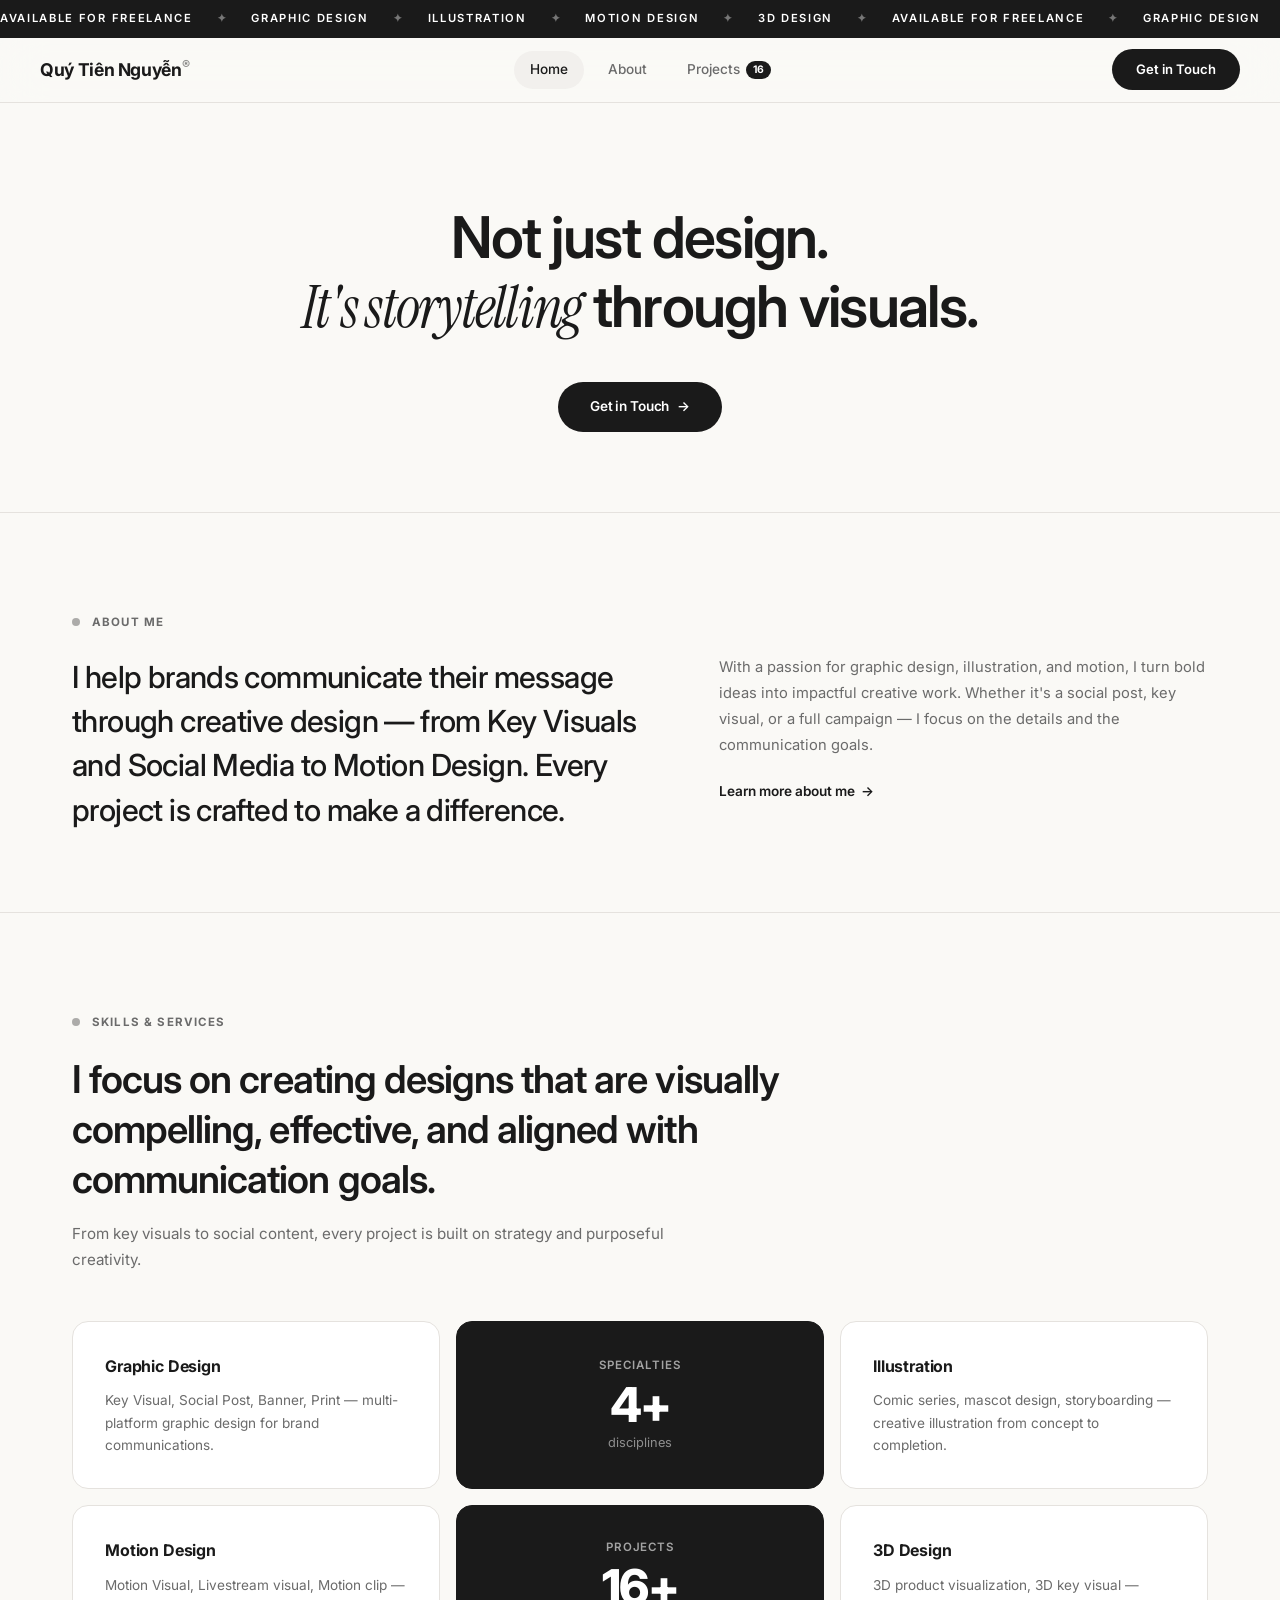
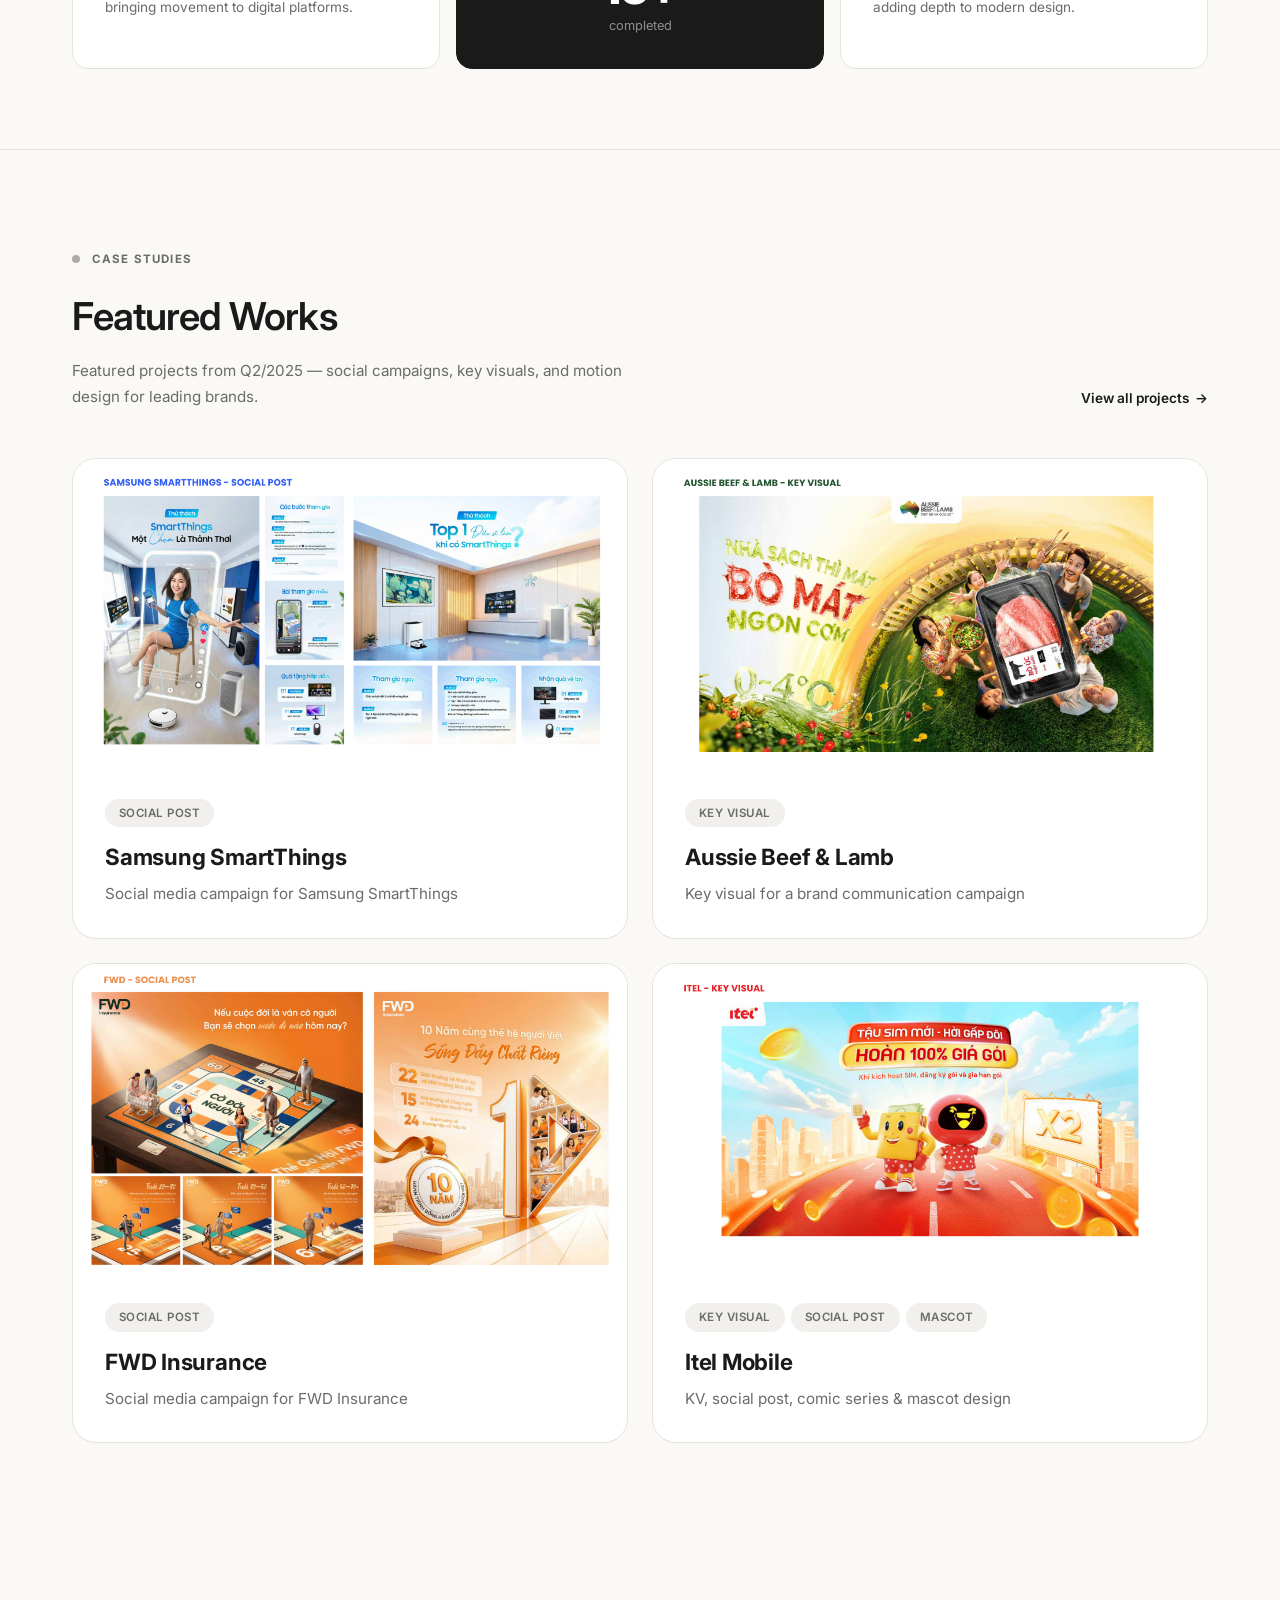
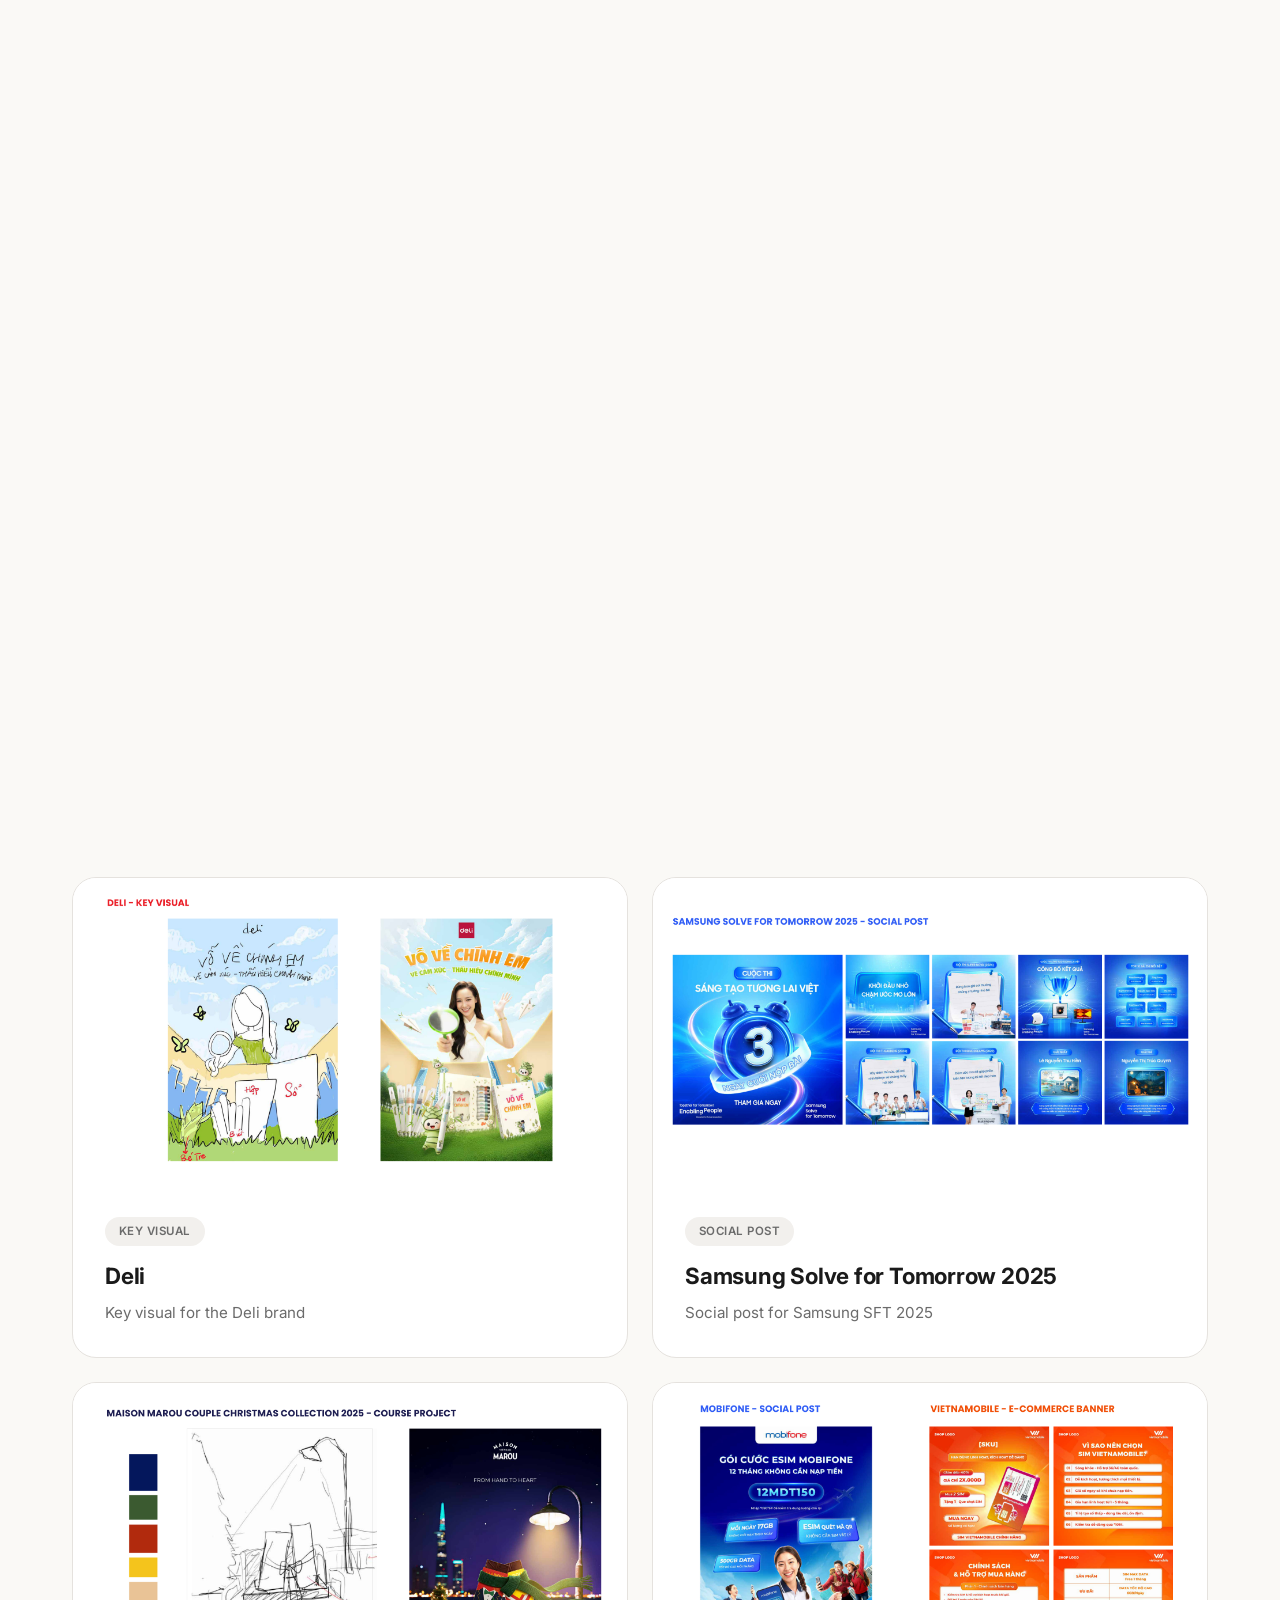
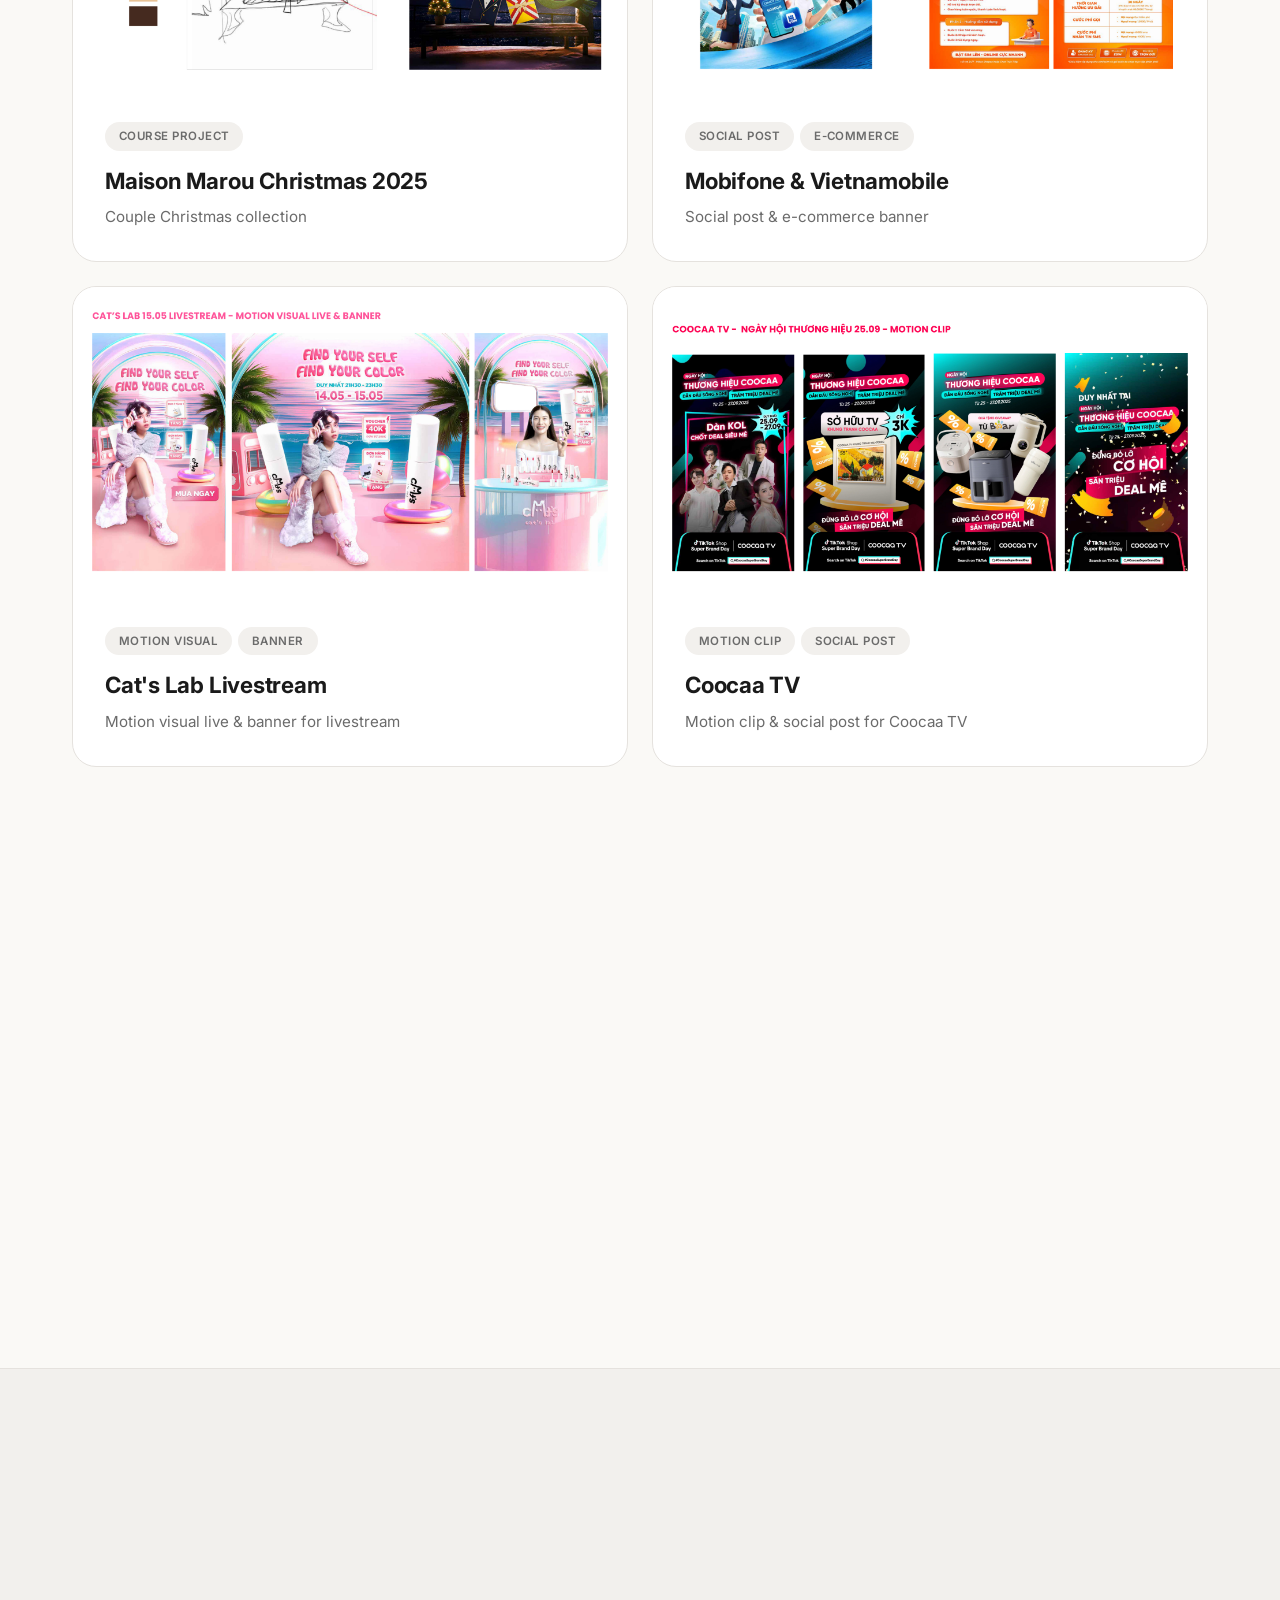
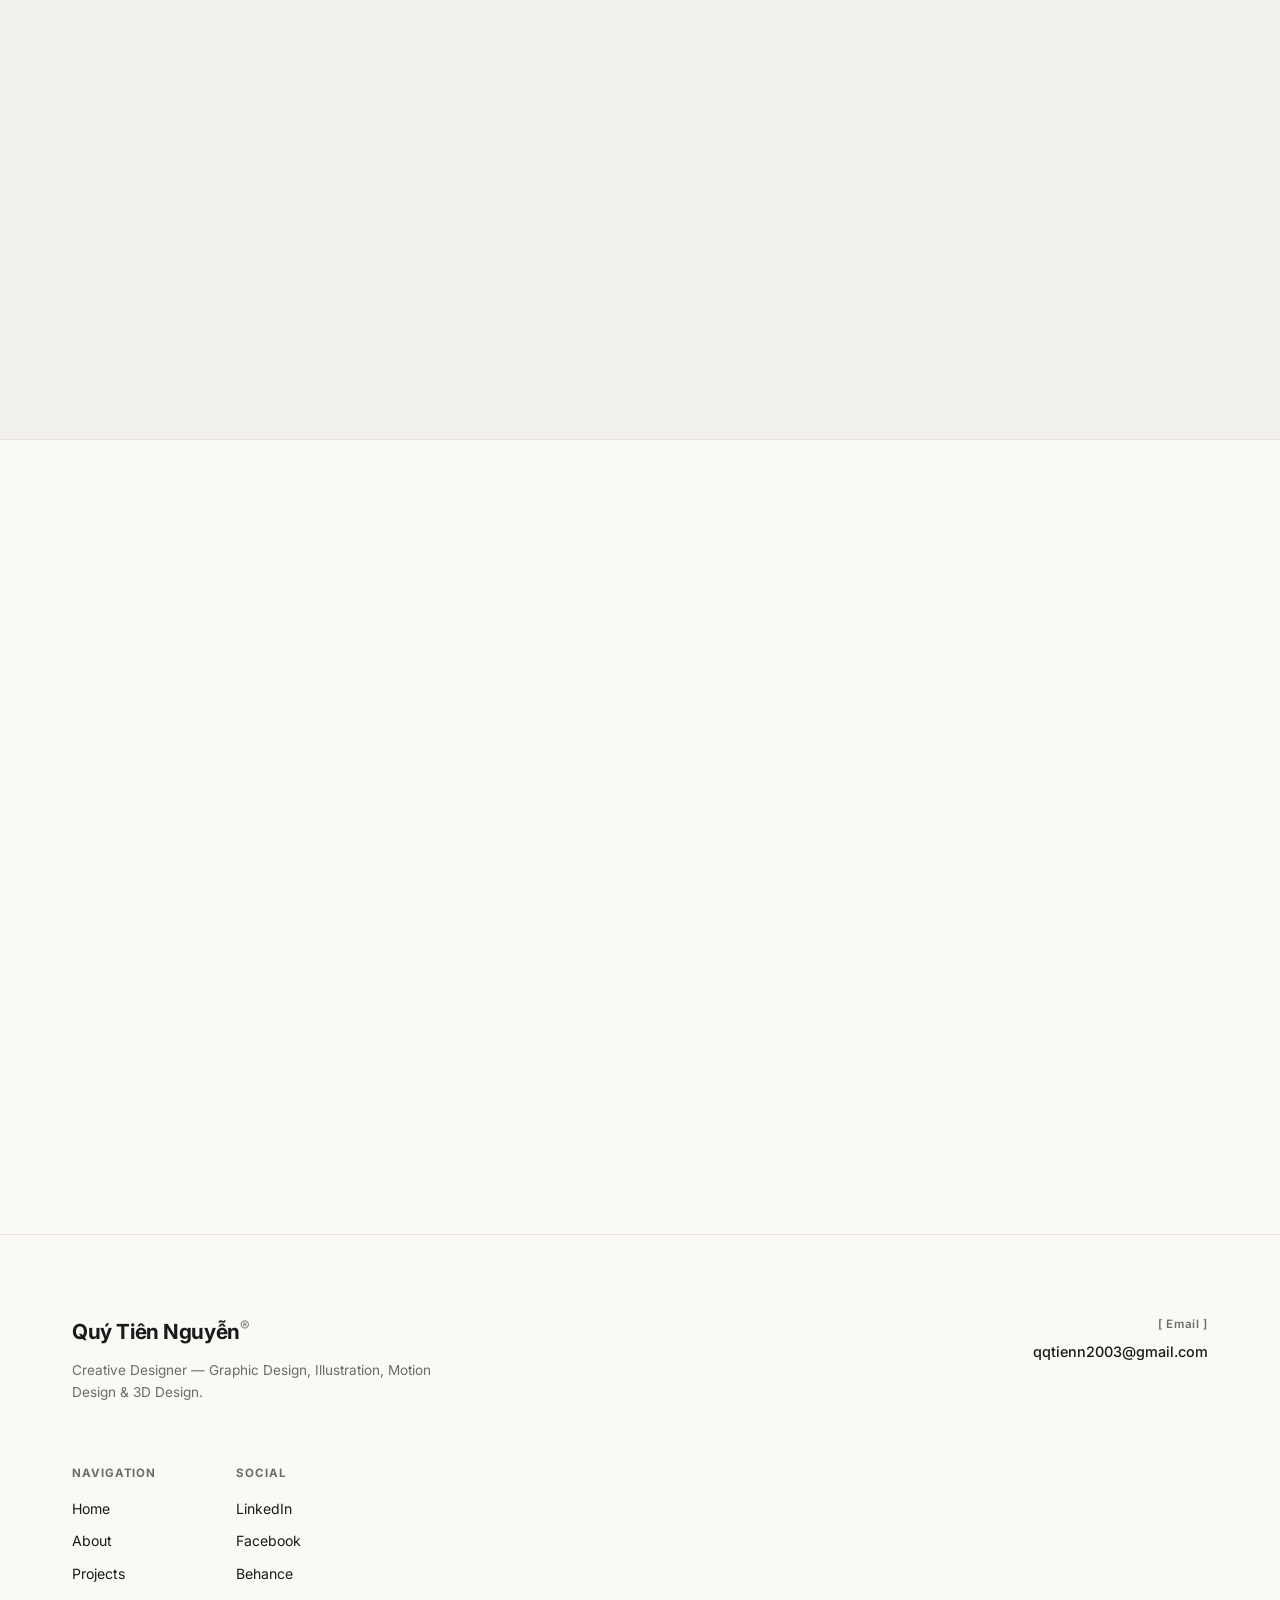
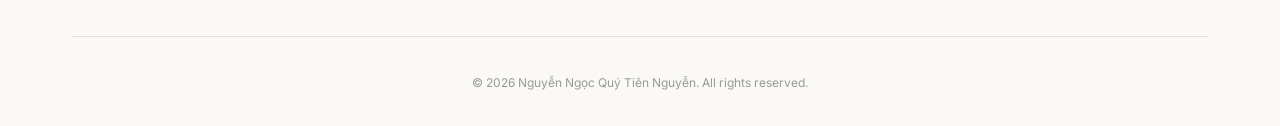
<file: index.html>
<!DOCTYPE html>
<html lang="en">
<head>
    <meta charset="UTF-8">
    <meta name="viewport" content="width=device-width, initial-scale=1.0">
    <title>Nguyễn Ngọc Quý Tiên Nguyễn — Creative Designer Portfolio</title>
    <link rel="stylesheet" href="css/noora.css">
    <link rel="preconnect" href="https://fonts.googleapis.com">
    <link rel="preconnect" href="https://fonts.gstatic.com" crossorigin>
    <link href="https://fonts.googleapis.com/css2?family=Inter:wght@300;400;500;600;700;800;900&family=Instrument+Serif:ital@0;1&display=swap" rel="stylesheet">
</head>
<body>
    <!-- Announcement Bar -->
    <div class="announcement-bar">
        <div class="announcement-track">
            <span>AVAILABLE FOR FREELANCE</span>
            <span class="ann-dot">✦</span>
            <span>GRAPHIC DESIGN</span>
            <span class="ann-dot">✦</span>
            <span>ILLUSTRATION</span>
            <span class="ann-dot">✦</span>
            <span>MOTION DESIGN</span>
            <span class="ann-dot">✦</span>
            <span>3D DESIGN</span>
            <span class="ann-dot">✦</span>
            <span>AVAILABLE FOR FREELANCE</span>
            <span class="ann-dot">✦</span>
            <span>GRAPHIC DESIGN</span>
            <span class="ann-dot">✦</span>
            <span>ILLUSTRATION</span>
            <span class="ann-dot">✦</span>
            <span>MOTION DESIGN</span>
            <span class="ann-dot">✦</span>
            <span>3D DESIGN</span>
            <span class="ann-dot">✦</span>
        </div>
    </div>

    <!-- Navigation -->
    <nav class="navbar">
        <div class="nav-inner">
            <a href="index.html" class="nav-logo">Quý Tiên Nguyễn<span class="logo-dot">®</span></a>
            <div class="nav-links">
                <a href="index.html" class="nav-link active">Home</a>
                <a href="#about" class="nav-link">About</a>
                <a href="projects.html" class="nav-link">Projects <span class="nav-badge">16</span></a>
            </div>
            <a href="#footer" class="nav-cta">Get in Touch</a>
            <button class="nav-toggle" id="navToggle" aria-label="Menu">
                <span></span><span></span><span></span>
            </button>
        </div>
    </nav>

    <!-- Mobile Menu Overlay -->
    <div class="mobile-overlay" id="mobileOverlay">
        <a href="index.html">Home</a>
        <a href="#about" class="mobile-nav-link">About</a>
        <a href="projects.html">Projects</a>
        <a href="#footer" class="nav-cta mobile-nav-link">Get in Touch</a>
    </div>

    <!-- Hero Section -->
    <section class="hero">
        <div class="container">
            <div class="hero-content">
                <h1 class="hero-title">
                    Not just design.<br>
                    <span class="hero-title-italic">It's storytelling</span> through visuals.
                </h1>
                <div class="hero-actions">
                    <a href="#footer" class="btn-primary">Get in Touch <span class="btn-arrow">→</span></a>
                </div>
            </div>
        </div>
    </section>

    <!-- About Section -->
    <section class="about-section" id="about">
        <div class="container">
            <div class="section-label">About me</div>
            <div class="about-grid">
                <h2 class="about-text-large">
                    I help brands communicate their message through creative design — from Key Visuals and Social Media to Motion Design. Every project is crafted to make a difference.
                </h2>
                <div class="about-detail">
                    <p>With a passion for graphic design, illustration, and motion, I turn bold ideas into impactful creative work. Whether it's a social post, key visual, or a full campaign — I focus on the details and the communication goals.</p>
                    <a href="#skills" class="link-arrow">Learn more about me <span>→</span></a>
                </div>
            </div>
        </div>
    </section>

    <!-- Benefits / Skills -->
    <section class="benefits-section" id="skills">
        <div class="container">
            <div class="section-label">Skills &amp; Services</div>
            <h2 class="section-heading">I focus on creating designs that are visually compelling, effective, and aligned with communication goals.</h2>
            <p class="section-subtext">From key visuals to social content, every project is built on strategy and purposeful creativity.</p>

            <div class="benefits-grid">
                <div class="benefit-card">
                    <h3>Graphic Design</h3>
                    <p>Key Visual, Social Post, Banner, Print — multi-platform graphic design for brand communications.</p>
                </div>
                <div class="benefit-card benefit-highlight">
                    <div class="benefit-stat-label">Specialties</div>
                    <div class="benefit-stat">4+</div>
                    <div class="benefit-stat-sub">disciplines</div>
                </div>
                <div class="benefit-card">
                    <h3>Illustration</h3>
                    <p>Comic series, mascot design, storyboarding — creative illustration from concept to completion.</p>
                </div>
                <div class="benefit-card">
                    <h3>Motion Design</h3>
                    <p>Motion Visual, Livestream visual, Motion clip — bringing movement to digital platforms.</p>
                </div>
                <div class="benefit-card benefit-highlight">
                    <div class="benefit-stat-label">Projects</div>
                    <div class="benefit-stat">16+</div>
                    <div class="benefit-stat-sub">completed</div>
                </div>
                <div class="benefit-card">
                    <h3>3D Design</h3>
                    <p>3D product visualization, 3D key visual — adding depth to modern design.</p>
                </div>
            </div>
        </div>
    </section>

    <!-- Case Studies -->
    <section class="case-studies" id="works">
        <div class="container">
            <div class="section-label">Case Studies</div>
            <h2 class="section-heading">Featured Works</h2>
            <div class="cs-subtext-row">
                <p class="section-subtext">Featured projects from Q2/2025 — social campaigns, key visuals, and motion design for leading brands.</p>
                <a href="projects.html" class="link-arrow">View all projects <span>→</span></a>
            </div>

            <div class="cases-grid cases-grid-2col">
                <a href="project.html?id=samsung-smartthings" class="case-card">
                    <div class="case-image"><img src="images/page-02.jpg" alt="Samsung SmartThings" loading="lazy"></div>
                    <div class="case-info">
                        <div class="case-tags"><span class="case-tag">Social Post</span></div>
                        <h3>Samsung SmartThings</h3>
                        <p>Social media campaign for Samsung SmartThings</p>
                    </div>
                </a>
                <a href="project.html?id=aussie-beef" class="case-card">
                    <div class="case-image"><img src="images/page-04.jpg" alt="Aussie Beef & Lamb" loading="lazy"></div>
                    <div class="case-info">
                        <div class="case-tags"><span class="case-tag">Key Visual</span></div>
                        <h3>Aussie Beef &amp; Lamb</h3>
                        <p>Key visual for a brand communication campaign</p>
                    </div>
                </a>
                <a href="project.html?id=fwd" class="case-card">
                    <div class="case-image"><img src="images/page-06.jpg" alt="FWD Insurance" loading="lazy"></div>
                    <div class="case-info">
                        <div class="case-tags"><span class="case-tag">Social Post</span></div>
                        <h3>FWD Insurance</h3>
                        <p>Social media campaign for FWD Insurance</p>
                    </div>
                </a>
                <a href="project.html?id=itel" class="case-card">
                    <div class="case-image"><img src="images/page-07.jpg" alt="Itel Mobile" loading="lazy"></div>
                    <div class="case-info">
                        <div class="case-tags">
                            <span class="case-tag">Key Visual</span>
                            <span class="case-tag">Social Post</span>
                            <span class="case-tag">Mascot</span>
                        </div>
                        <h3>Itel Mobile</h3>
                        <p>KV, social post, comic series &amp; mascot design</p>
                    </div>
                </a>
                <a href="project.html?id=gen-hoa-hoi" class="case-card">
                    <div class="case-image"><img src="images/page-13.jpg" alt="Gen Hoa Hội" loading="lazy"></div>
                    <div class="case-info">
                        <div class="case-tags"><span class="case-tag">Campaign</span></div>
                        <h3>Gen Hoa Hội Campaign</h3>
                        <p>Campaign design for a cultural course project</p>
                    </div>
                </a>
                <a href="project.html?id=castrol" class="case-card">
                    <div class="case-image"><img src="images/page-14.jpg" alt="Castrol" loading="lazy"></div>
                    <div class="case-info">
                        <div class="case-tags">
                            <span class="case-tag">Motion Visual</span>
                            <span class="case-tag">Banner</span>
                        </div>
                        <h3>Castrol Super Live 24.03</h3>
                        <p>Motion visual live &amp; banner for Castrol</p>
                    </div>
                </a>
                <a href="project.html?id=stride" class="case-card">
                    <div class="case-image"><img src="images/page-15.jpg" alt="Stride B2B" loading="lazy"></div>
                    <div class="case-info">
                        <div class="case-tags"><span class="case-tag">Key Visual</span></div>
                        <h3>Stride B2B Event</h3>
                        <p>Key visual for a B2B event</p>
                    </div>
                </a>
                <a href="project.html?id=isuzu" class="case-card">
                    <div class="case-image"><img src="images/page-16.jpg" alt="Isuzu" loading="lazy"></div>
                    <div class="case-info">
                        <div class="case-tags"><span class="case-tag">Key Visual</span></div>
                        <h3>Isuzu Vilog 2025</h3>
                        <p>Key visual for Isuzu Vilog 2025</p>
                    </div>
                </a>
                <a href="project.html?id=deli" class="case-card">
                    <div class="case-image"><img src="images/page-17.jpg" alt="Deli" loading="lazy"></div>
                    <div class="case-info">
                        <div class="case-tags"><span class="case-tag">Key Visual</span></div>
                        <h3>Deli</h3>
                        <p>Key visual for the Deli brand</p>
                    </div>
                </a>
                <a href="project.html?id=samsung-sft" class="case-card">
                    <div class="case-image"><img src="images/page-18.jpg" alt="Samsung Solve for Tomorrow" loading="lazy"></div>
                    <div class="case-info">
                        <div class="case-tags"><span class="case-tag">Social Post</span></div>
                        <h3>Samsung Solve for Tomorrow 2025</h3>
                        <p>Social post for Samsung SFT 2025</p>
                    </div>
                </a>
                <a href="project.html?id=maison-marou" class="case-card">
                    <div class="case-image"><img src="images/page-19.jpg" alt="Maison Marou" loading="lazy"></div>
                    <div class="case-info">
                        <div class="case-tags"><span class="case-tag">Course Project</span></div>
                        <h3>Maison Marou Christmas 2025</h3>
                        <p>Couple Christmas collection</p>
                    </div>
                </a>
                <a href="project.html?id=mobifone" class="case-card">
                    <div class="case-image"><img src="images/page-20.jpg" alt="Mobifone" loading="lazy"></div>
                    <div class="case-info">
                        <div class="case-tags">
                            <span class="case-tag">Social Post</span>
                            <span class="case-tag">E-commerce</span>
                        </div>
                        <h3>Mobifone &amp; Vietnamobile</h3>
                        <p>Social post &amp; e-commerce banner</p>
                    </div>
                </a>
                <a href="project.html?id=cats-lab" class="case-card">
                    <div class="case-image"><img src="images/page-21.jpg" alt="Cat's Lab" loading="lazy"></div>
                    <div class="case-info">
                        <div class="case-tags">
                            <span class="case-tag">Motion Visual</span>
                            <span class="case-tag">Banner</span>
                        </div>
                        <h3>Cat's Lab Livestream</h3>
                        <p>Motion visual live &amp; banner for livestream</p>
                    </div>
                </a>
                <a href="project.html?id=coocaa" class="case-card">
                    <div class="case-image"><img src="images/page-23.jpg" alt="Coocaa TV" loading="lazy"></div>
                    <div class="case-info">
                        <div class="case-tags">
                            <span class="case-tag">Motion Clip</span>
                            <span class="case-tag">Social Post</span>
                        </div>
                        <h3>Coocaa TV</h3>
                        <p>Motion clip &amp; social post for Coocaa TV</p>
                    </div>
                </a>
                <a href="project.html?id=gs-battery" class="case-card">
                    <div class="case-image"><img src="images/page-26.jpg" alt="GS Battery" loading="lazy"></div>
                    <div class="case-info">
                        <div class="case-tags"><span class="case-tag">Motion Clip</span></div>
                        <h3>GS Battery</h3>
                        <p>Motion clip for GS Battery</p>
                    </div>
                </a>
                <a href="project.html?id=bama" class="case-card">
                    <div class="case-image"><img src="images/page-27.jpg" alt="Bama" loading="lazy"></div>
                    <div class="case-info">
                        <div class="case-tags"><span class="case-tag">Social Post</span></div>
                        <h3>Bama</h3>
                        <p>Social post for the Bama brand</p>
                    </div>
                </a>
            </div>
        </div>
    </section>

    <!-- Methodology / Process -->
    <section class="methodology-section">
        <div class="container">
            <div class="section-label">Methodology</div>
            <h2 class="section-heading">A clear and efficient workflow — from brief to final delivery.</h2>

            <div class="method-steps">
                <div class="method-step">
                    <span class="step-num">01</span>
                    <h3>Brief & Research</h3>
                    <p>Understand the requirements, target audience, communication message, and project objectives.</p>
                </div>
                <div class="method-step">
                    <span class="step-num">02</span>
                    <h3>Concept & Sketch</h3>
                    <p>Develop creative ideas, sketch concepts, build moodboards, and define the visual direction.</p>
                </div>
                <div class="method-step">
                    <span class="step-num">03</span>
                    <h3>Design & Refine</h3>
                    <p>Execute detailed designs, iterate based on feedback, and refine the final deliverables.</p>
                </div>
                <div class="method-step">
                    <span class="step-num">04</span>
                    <h3>Deliver & Support</h3>
                    <p>Hand off files, support multi-format adaptation, and ensure output quality.</p>
                </div>
            </div>

            <div class="method-actions">
                <a href="mailto:qqtienn2003@gmail.com" class="btn-primary">Start a Project <span class="btn-arrow">→</span></a>
                <a href="projects.html" class="btn-outline">View Case Studies <span>→</span></a>
            </div>
        </div>
    </section>

    <!-- Services / Expertise -->
    <section class="services-section">
        <div class="container">
            <div class="section-label">Services</div>
            <h2 class="section-heading">Specializing in multi-platform creative design — from digital to print, from static to motion.</h2>

            <div class="services-content">
                <div class="services-col">
                    <span class="service-label">Expertises:</span>
                    <div class="expertise-tags">
                        <span class="expertise-tag">Graphic Design</span>
                        <span class="expertise-tag">Key Visual</span>
                        <span class="expertise-tag">Social Media</span>
                        <span class="expertise-tag">Illustration</span>
                        <span class="expertise-tag">Motion Design</span>
                        <span class="expertise-tag">3D Design</span>
                        <span class="expertise-tag">Mascot Design</span>
                        <span class="expertise-tag">Storyboarding</span>
                        <span class="expertise-tag">Print Design</span>
                        <span class="expertise-tag">E-commerce Banner</span>
                    </div>
                </div>
                <div class="services-col">
                    <span class="service-label">Brands worked with:</span>
                    <div class="expertise-tags">
                        <span class="expertise-tag">Samsung</span>
                        <span class="expertise-tag">FWD Insurance</span>
                        <span class="expertise-tag">Itel</span>
                        <span class="expertise-tag">Aussie Beef &amp; Lamb</span>
                        <span class="expertise-tag">Castrol</span>
                        <span class="expertise-tag">Isuzu</span>
                        <span class="expertise-tag">Deli</span>
                        <span class="expertise-tag">Mobifone</span>
                        <span class="expertise-tag">Coocaa TV</span>
                        <span class="expertise-tag">GS Battery</span>
                        <span class="expertise-tag">Bama</span>
                        <span class="expertise-tag">Maison Marou</span>
                    </div>
                </div>
            </div>

            <!-- Stats Row -->
            <div class="stats-row">
                <div class="stat-item">
                    <div class="stat-number">16+</div>
                    <div class="stat-desc">Projects completed</div>
                </div>
                <div class="stat-item">
                    <div class="stat-number">10+</div>
                    <div class="stat-desc">Brands served</div>
                </div>
                <div class="stat-item">
                    <div class="stat-number">4</div>
                    <div class="stat-desc">Design disciplines</div>
                </div>
            </div>
        </div>
    </section>

    <!-- Footer -->
    <footer class="footer" id="footer">
        <div class="container">
            <div class="footer-top">
                <div class="footer-brand">
                    <span class="footer-logo">Quý Tiên Nguyễn<span class="logo-dot">®</span></span>
                    <p class="footer-tagline">Creative Designer — Graphic Design, Illustration, Motion Design &amp; 3D Design.</p>
                </div>
                <div class="footer-contact-info">
                    <div class="footer-info-item">
                        <h4>[ Email ]</h4>
                        <a href="mailto:qqtienn2003@gmail.com">qqtienn2003@gmail.com</a>
                    </div>
                </div>
            </div>

            <div class="footer-mid">
                <div class="footer-nav-col">
                    <h5>Navigation</h5>
                    <a href="index.html">Home</a>
                    <a href="#about">About</a>
                    <a href="projects.html">Projects</a>
                </div>
                <div class="footer-nav-col">
                    <h5>Social</h5>
                    <a href="https://www.linkedin.com/in/quytiennguyen/" target="_blank" rel="noopener">LinkedIn</a>
                    <a href="https://web.facebook.com/nguyen.ngoc.quy.tien.384084" target="_blank" rel="noopener">Facebook</a>
                    <a href="https://www.behance.net/quytiennguyen" target="_blank" rel="noopener">Behance</a>
                </div>
            </div>

            <div class="footer-bottom">
                <span>© 2026 Nguyễn Ngọc Quý Tiên Nguyễn. All rights reserved.</span>
            </div>
        </div>
    </footer>

    <script src="js/noora.js"></script>
</body>
</html>
</file>
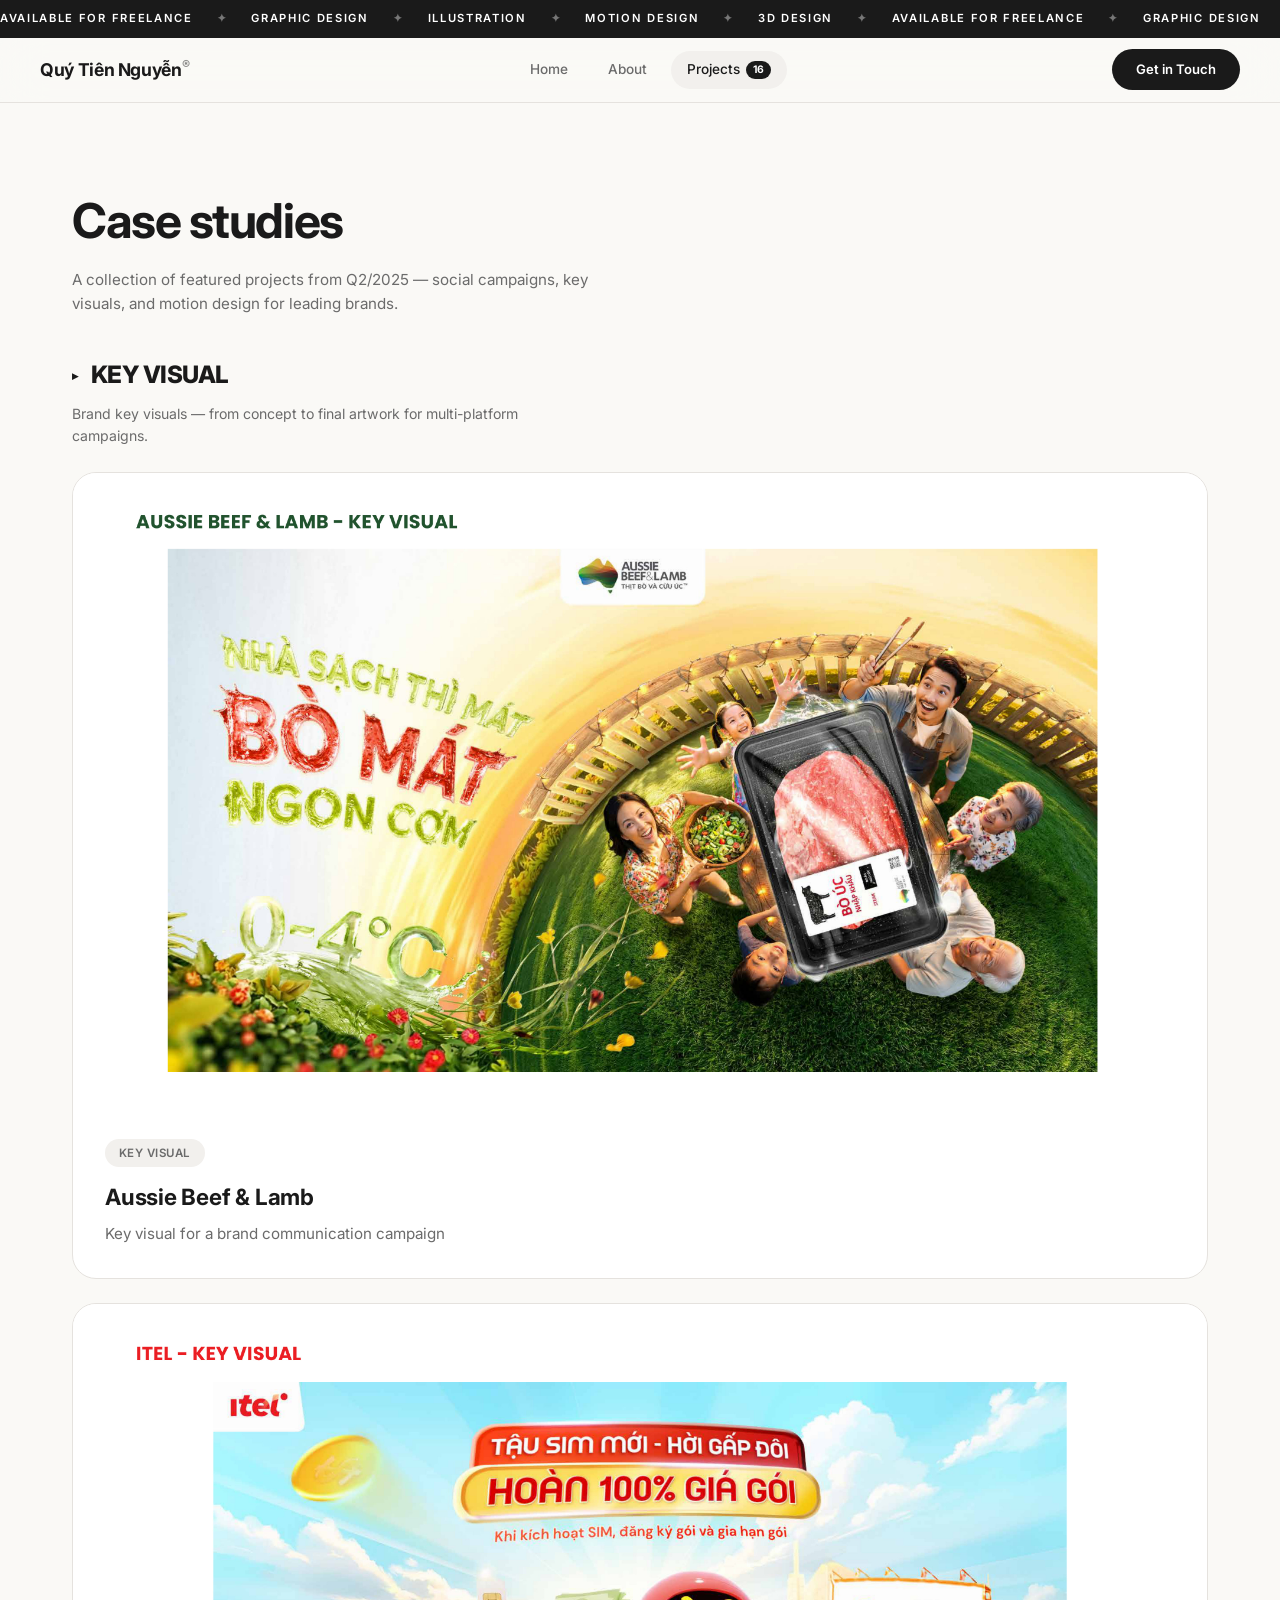
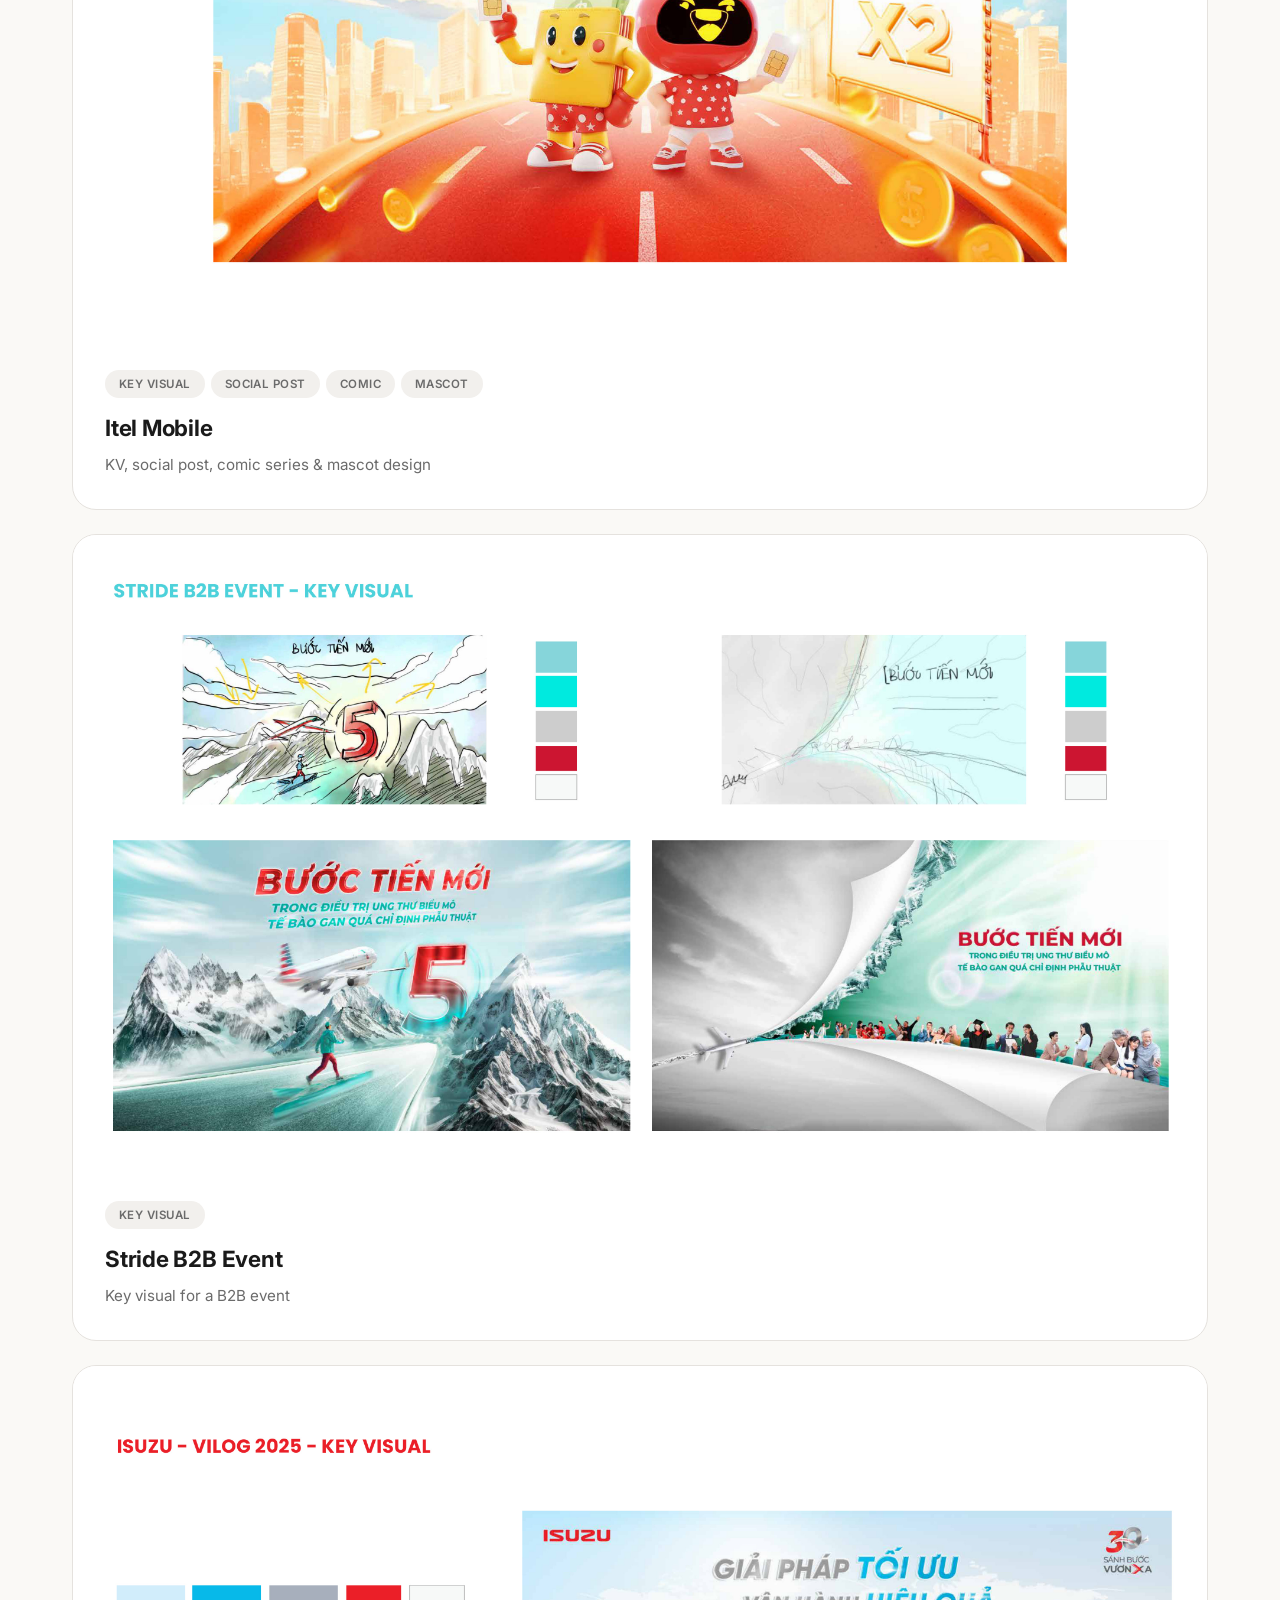
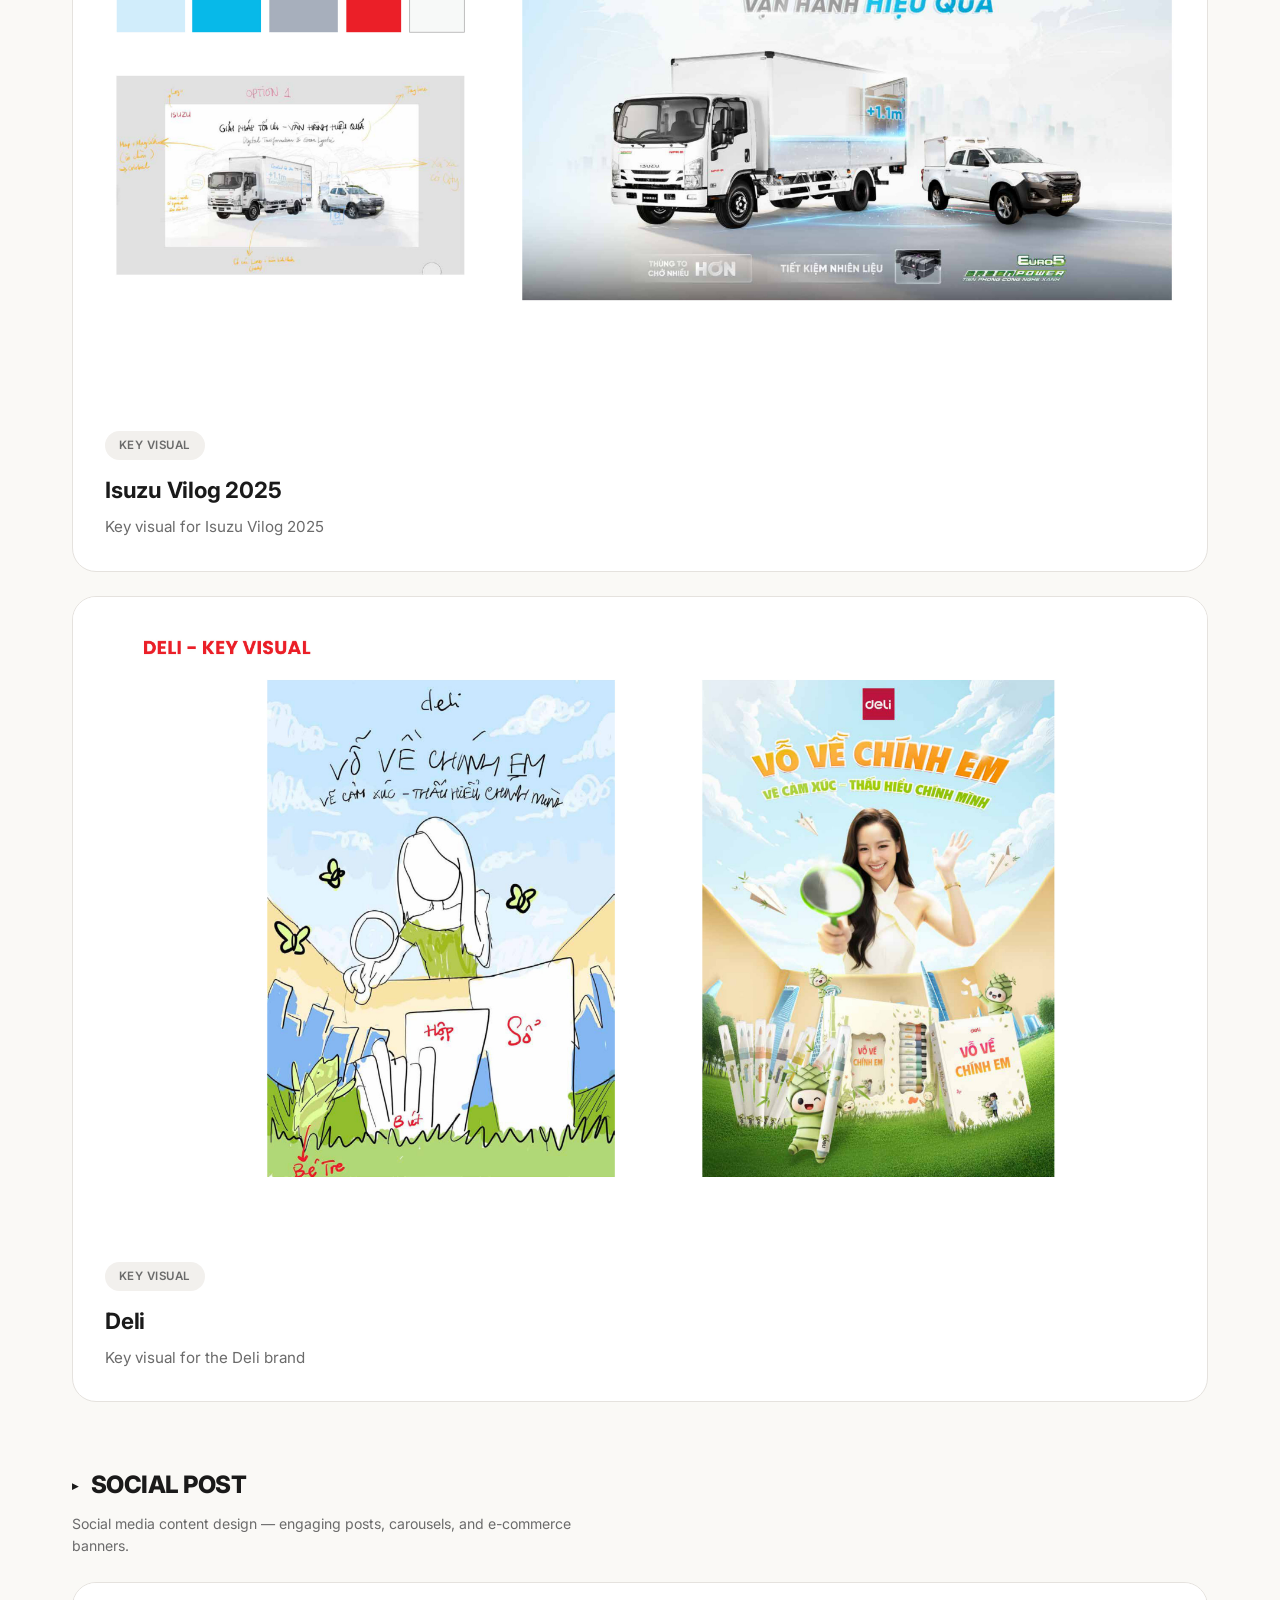
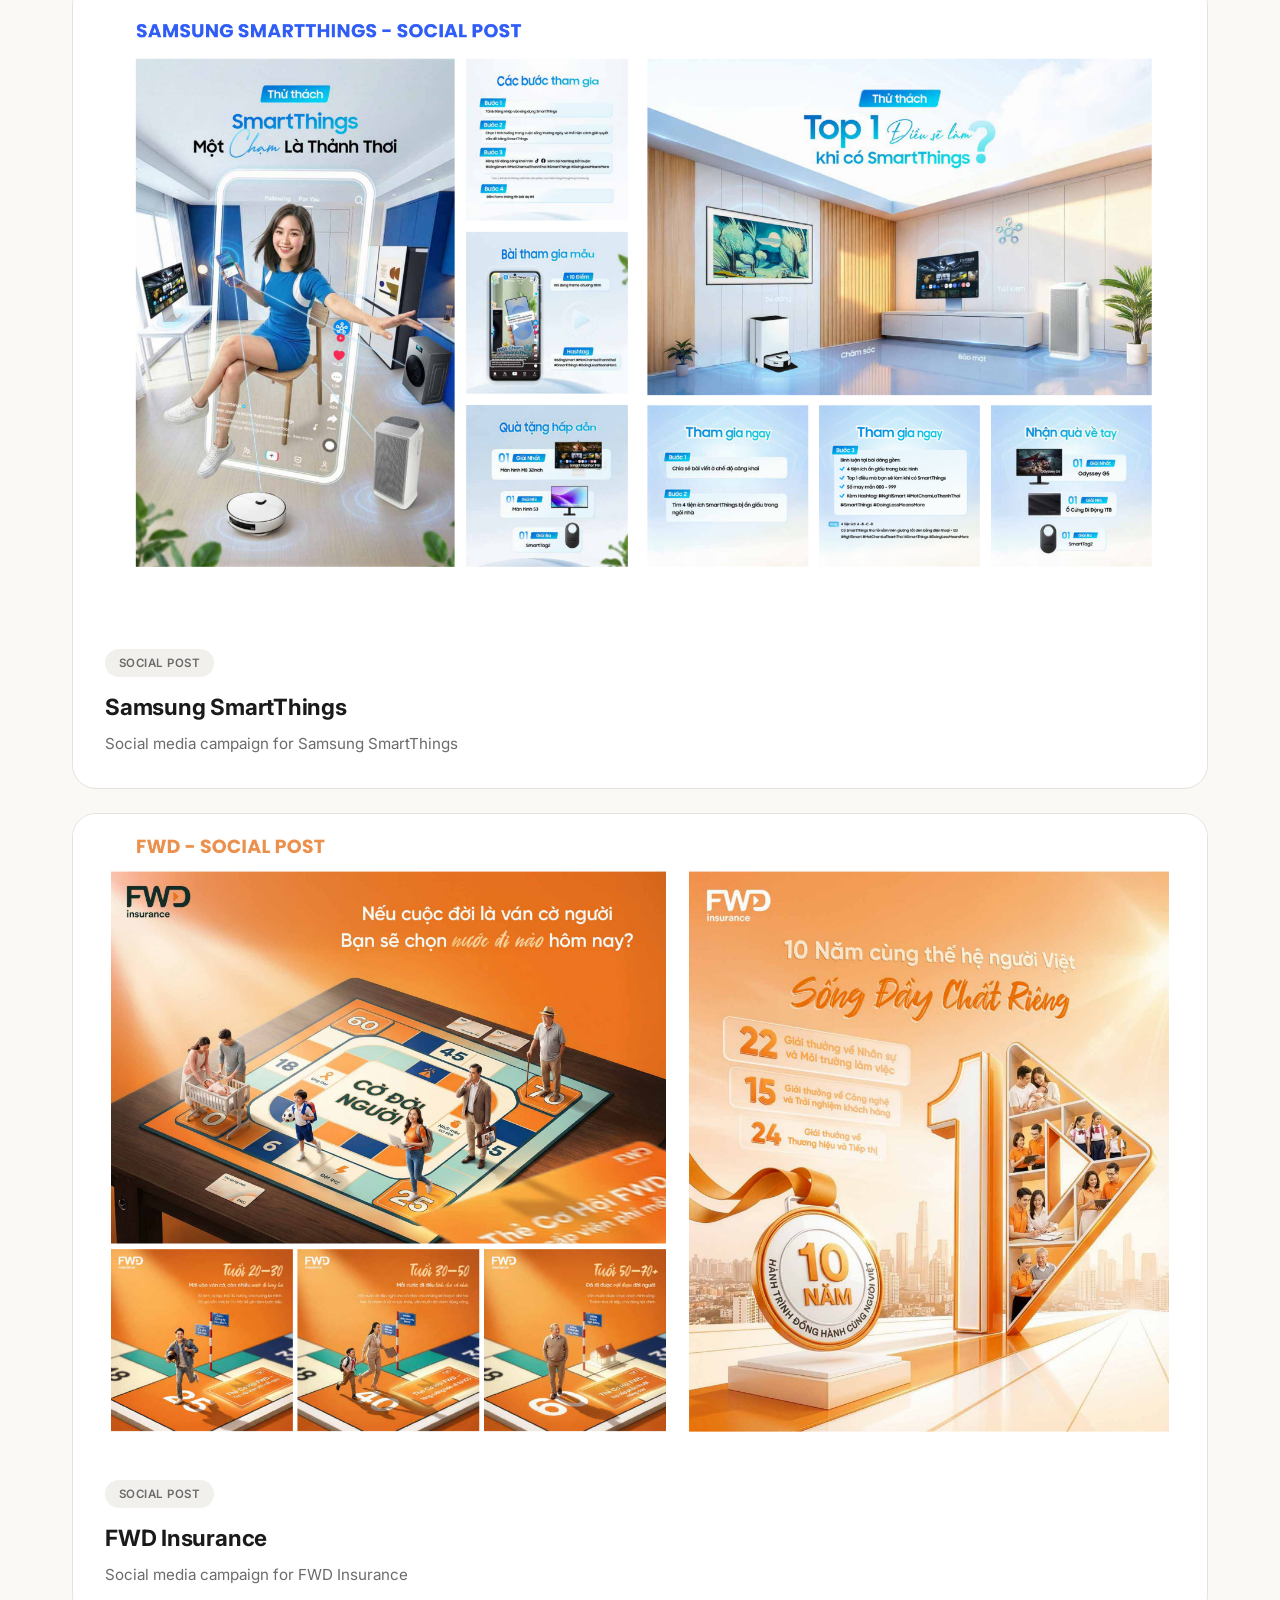
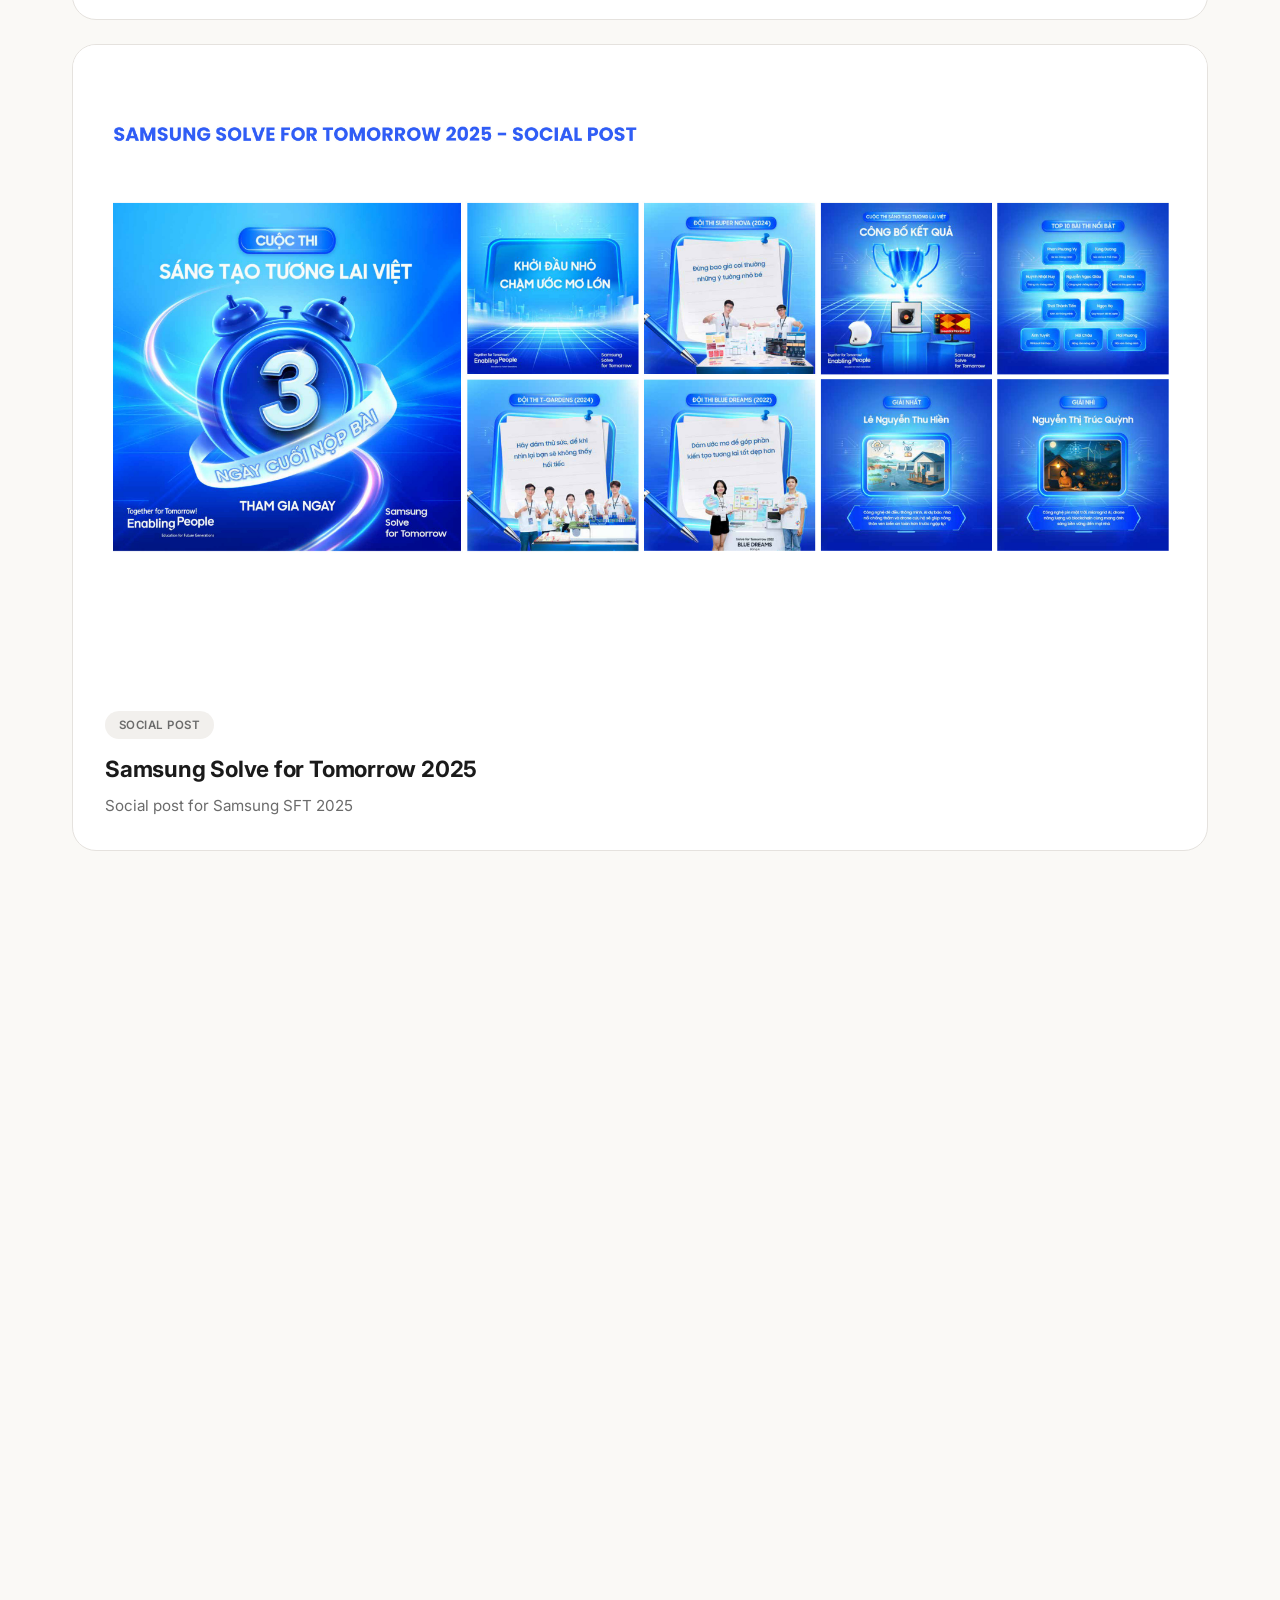
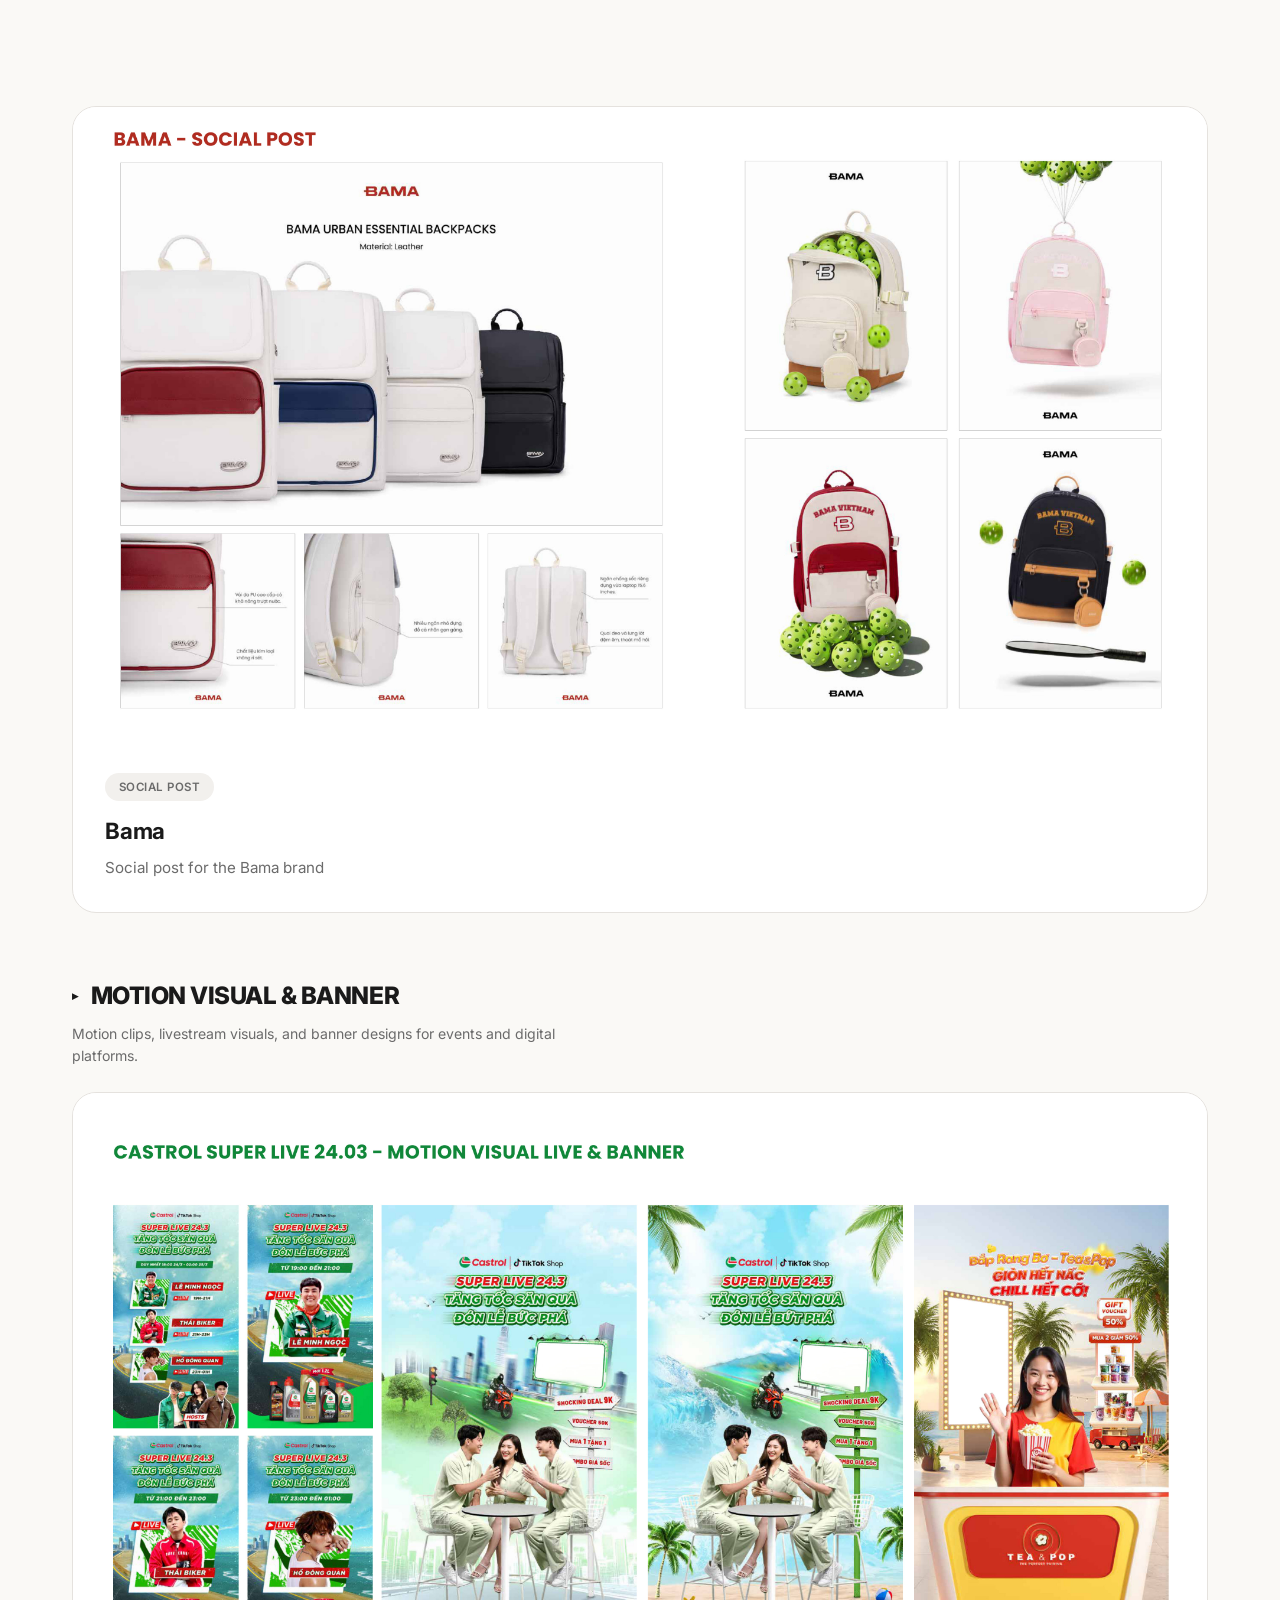
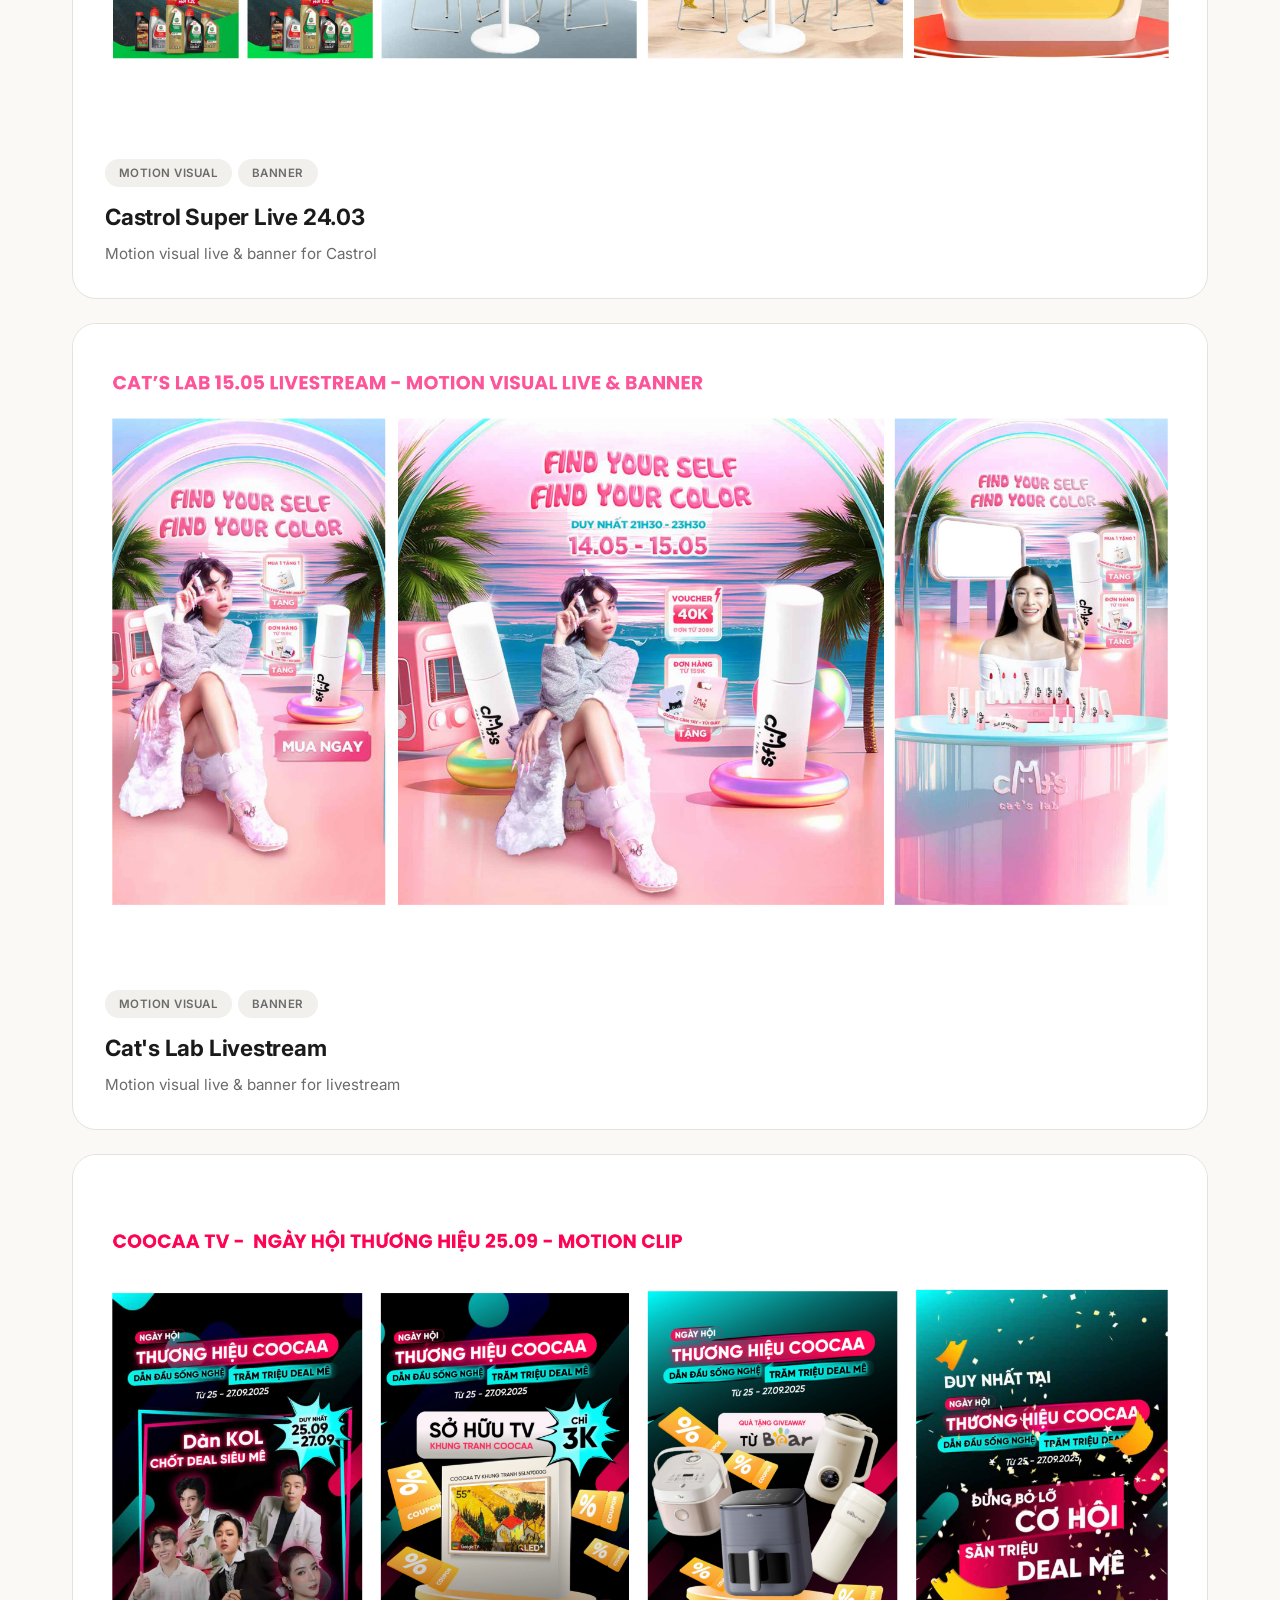
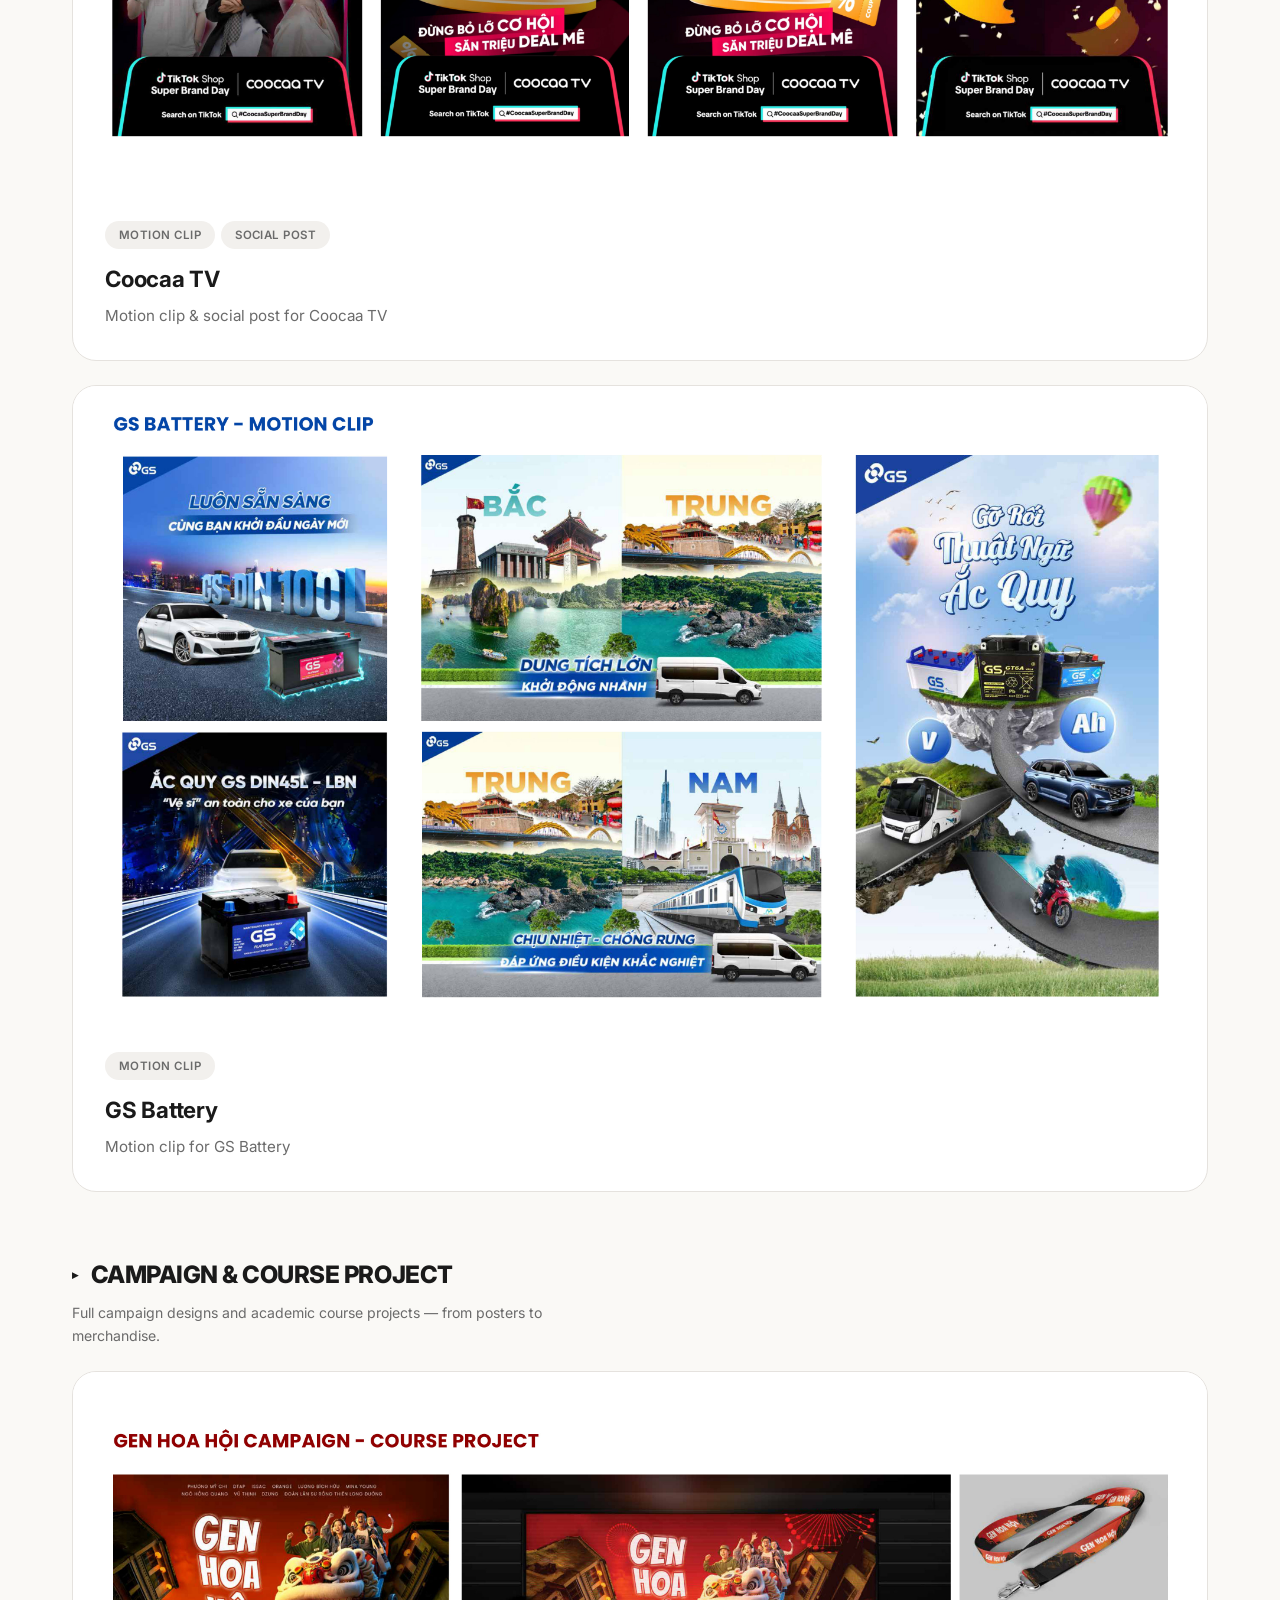
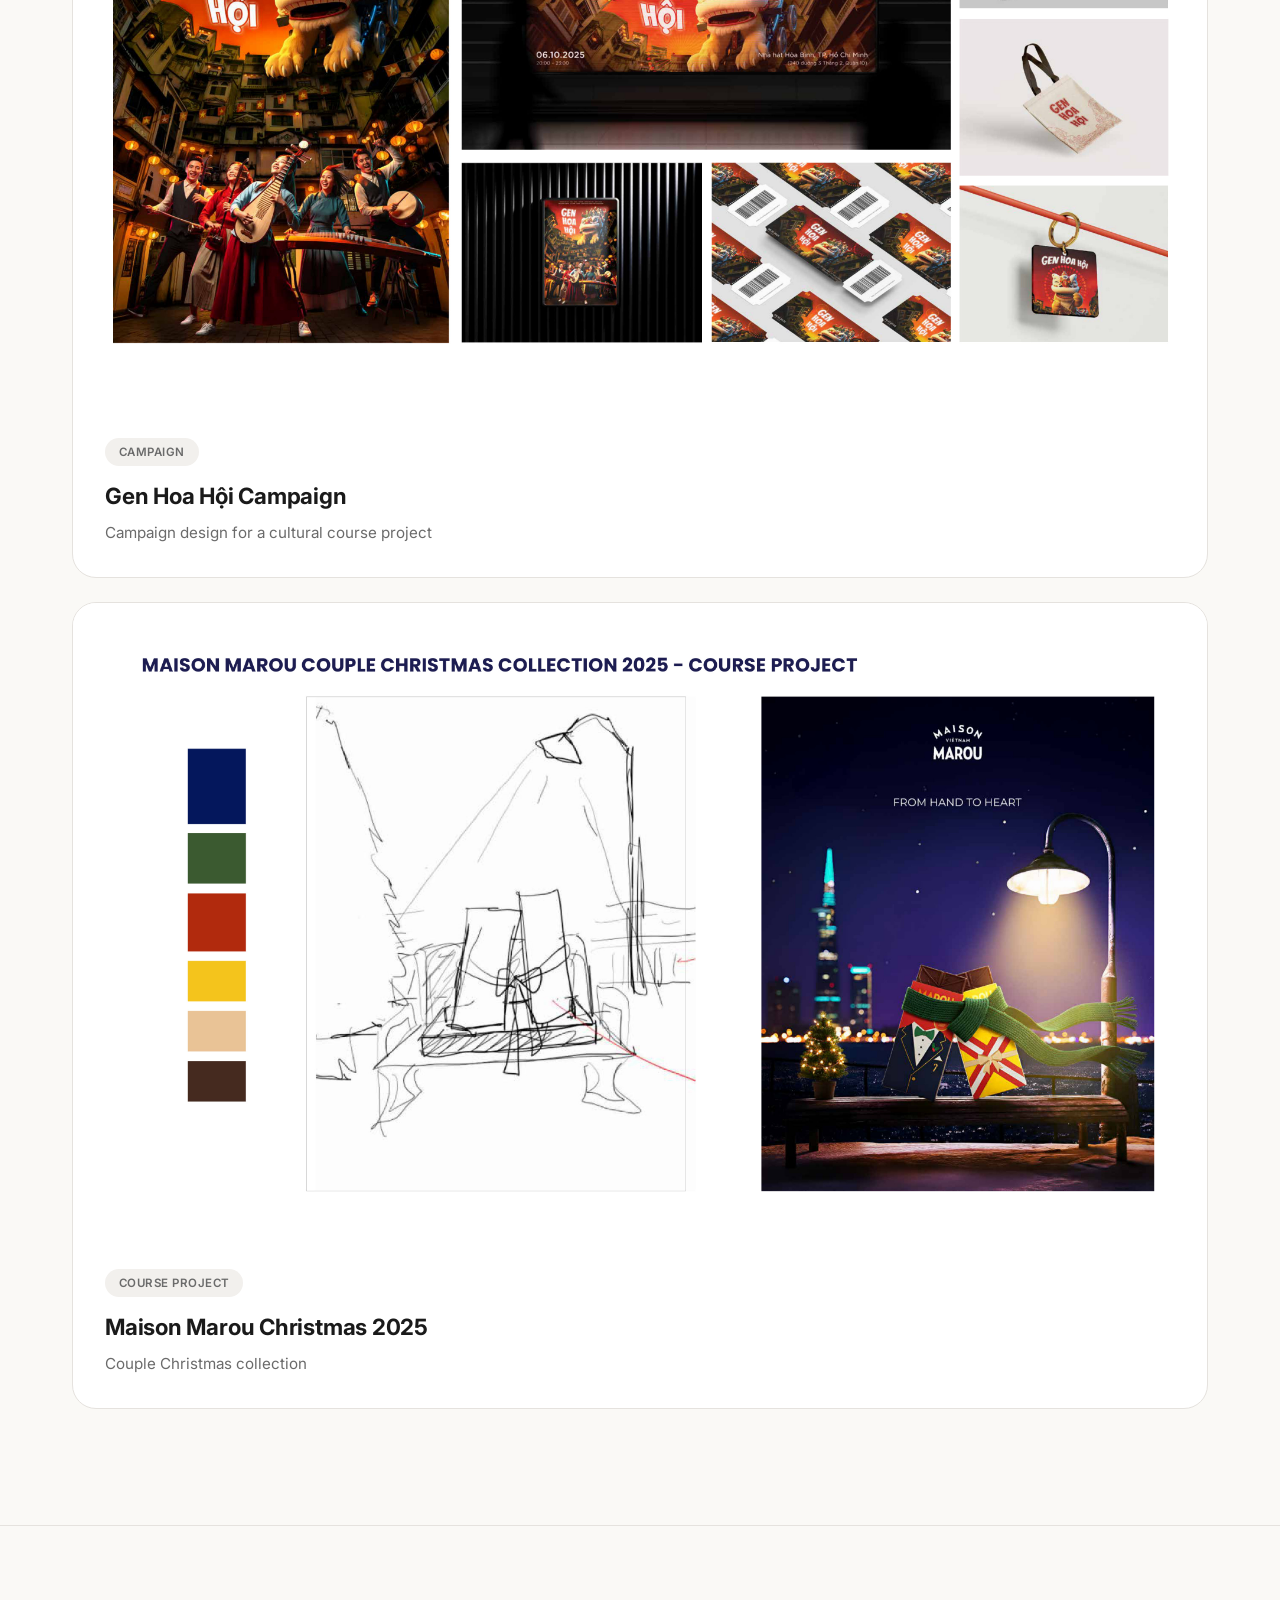
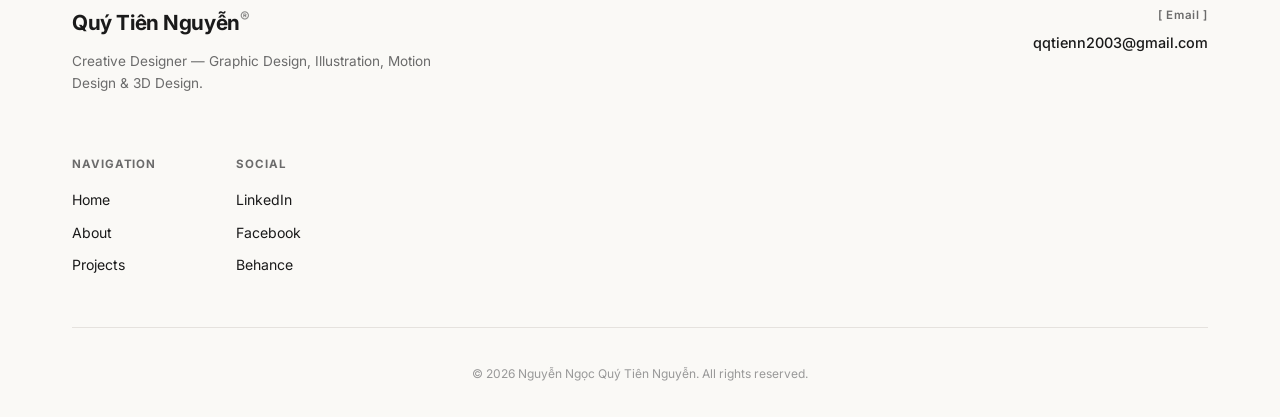
<file: project.html>
<!DOCTYPE html>
<html lang="en">
<head>
    <meta charset="UTF-8">
    <meta name="viewport" content="width=device-width, initial-scale=1.0">
    <title>Project — Nguyễn Ngọc Quý Tiên Nguyễn</title>
    <link rel="stylesheet" href="css/noora.css">
    <link rel="preconnect" href="https://fonts.googleapis.com">
    <link rel="preconnect" href="https://fonts.gstatic.com" crossorigin>
    <link href="https://fonts.googleapis.com/css2?family=Inter:wght@300;400;500;600;700;800;900&family=Instrument+Serif:ital@0;1&display=swap" rel="stylesheet">
</head>
<body>
    <!-- Announcement Bar -->
    <div class="announcement-bar">
        <div class="announcement-track">
            <span>AVAILABLE FOR FREELANCE</span><span class="ann-dot">✦</span>
            <span>GRAPHIC DESIGN</span><span class="ann-dot">✦</span>
            <span>ILLUSTRATION</span><span class="ann-dot">✦</span>
            <span>MOTION DESIGN</span><span class="ann-dot">✦</span>
            <span>3D DESIGN</span><span class="ann-dot">✦</span>
            <span>AVAILABLE FOR FREELANCE</span><span class="ann-dot">✦</span>
            <span>GRAPHIC DESIGN</span><span class="ann-dot">✦</span>
            <span>ILLUSTRATION</span><span class="ann-dot">✦</span>
            <span>MOTION DESIGN</span><span class="ann-dot">✦</span>
            <span>3D DESIGN</span><span class="ann-dot">✦</span>
        </div>
    </div>

    <!-- Navigation -->
    <nav class="navbar">
        <div class="nav-inner">
            <a href="index.html" class="nav-logo">Quý Tiên Nguyễn<span class="logo-dot">®</span></a>
            <div class="nav-links">
                <a href="index.html" class="nav-link">Home</a>
                <a href="index.html#about" class="nav-link">About</a>
                <a href="projects.html" class="nav-link active">Projects <span class="nav-badge">16</span></a>
            </div>
            <a href="#footer" class="nav-cta">Get in Touch</a>
            <button class="nav-toggle" id="navToggle" aria-label="Menu">
                <span></span><span></span><span></span>
            </button>
        </div>
    </nav>

    <!-- Mobile Menu Overlay -->
    <div class="mobile-overlay" id="mobileOverlay">
        <a href="index.html">Home</a>
        <a href="index.html#about">About</a>
        <a href="projects.html">Projects</a>
        <a href="#footer" class="nav-cta mobile-nav-link">Get in Touch</a>
    </div>

    <!-- Project Detail Header -->
    <section class="project-detail-header">
        <div class="container">
            <a href="projects.html" class="back-link">
                <svg width="18" height="18" viewBox="0 0 24 24" fill="none" stroke="currentColor" stroke-width="2"><path d="M19 12H5M12 19l-7-7 7-7"/></svg>
                Back to all projects
            </a>

            <div class="case-tags" id="projectTags"></div>
            <h1 class="page-title" id="projectTitle"></h1>
            <p class="page-subtitle" id="projectDesc"></p>

            <div class="detail-meta" id="projectMeta">
                <div class="meta-item">
                    <span class="meta-label">Client</span>
                    <span class="meta-value" id="metaClient"></span>
                </div>
                <div class="meta-item">
                    <span class="meta-label">Type</span>
                    <span class="meta-value" id="metaType"></span>
                </div>
                <div class="meta-item">
                    <span class="meta-label">Date</span>
                    <span class="meta-value" id="metaDate"></span>
                </div>
            </div>
        </div>
    </section>

    <!-- Project Hero Image -->
    <section class="project-hero-section">
        <div class="container">
            <div class="project-hero-img" id="projectHero">
                <!-- Hero image injected by JS -->
            </div>
        </div>
    </section>

    <!-- Project Gallery -->
    <section class="project-body">
        <div class="container">
            <div class="project-gallery-grid" id="projectImages">
                <!-- Gallery images injected by JS -->
            </div>
        </div>
    </section>

    <!-- More Projects -->
    <section class="more-projects">
        <div class="container">
            <h2 class="more-projects-heading">Discover more projects</h2>
            <div class="cases-grid" id="moreProjects">
                <!-- Injected by JS -->
            </div>

            <div class="project-bottom-nav" id="projectNav">
                <a href="#" class="pn-link" id="prevProject">
                    <span class="pn-label">← Previous</span>
                    <span class="pn-title" id="prevTitle"></span>
                </a>
                <a href="#" class="pn-link pn-link-next" id="nextProject">
                    <span class="pn-label">Next →</span>
                    <span class="pn-title" id="nextTitle"></span>
                </a>
            </div>
        </div>
    </section>

    <!-- Footer -->
    <footer class="footer" id="footer">
        <div class="container">
            <div class="footer-top">
                <div class="footer-brand">
                    <span class="footer-logo">Quý Tiên Nguyễn<span class="logo-dot">®</span></span>
                    <p class="footer-tagline">Creative Designer — Graphic Design, Illustration, Motion Design &amp; 3D Design.</p>
                </div>
                <div class="footer-contact-info">
                    <div class="footer-info-item">
                        <h4>[ Email ]</h4>
                        <a href="mailto:qqtienn2003@gmail.com">qqtienn2003@gmail.com</a>
                    </div>
                </div>
            </div>
            <div class="footer-mid">
                <div class="footer-nav-col">
                    <h5>Navigation</h5>
                    <a href="index.html">Home</a>
                    <a href="index.html#about">About</a>
                    <a href="projects.html">Projects</a>
                </div>
                <div class="footer-nav-col">
                    <h5>Social</h5>
                    <a href="https://www.linkedin.com/in/quytiennguyen/" target="_blank" rel="noopener">LinkedIn</a>
                    <a href="https://web.facebook.com/nguyen.ngoc.quy.tien.384084" target="_blank" rel="noopener">Facebook</a>
                    <a href="https://www.behance.net/quytiennguyen" target="_blank" rel="noopener">Behance</a>
                </div>
            </div>
            <div class="footer-bottom">
                <span>© 2026 Nguyễn Ngọc Quý Tiên Nguyễn. All rights reserved.</span>
            </div>
        </div>
    </footer>

    <!-- Lightbox -->
    <div class="lightbox" id="lightbox">
        <button class="lightbox-close" id="lightboxClose">✕</button>
        <button class="lightbox-prev" id="lightboxPrev">‹</button>
        <button class="lightbox-next" id="lightboxNext">›</button>
        <img class="lightbox-img" id="lightboxImg" src="" alt="">
    </div>

    <script src="js/project-data.js"></script>
    <script src="js/project-detail.js"></script>
</body>
</html>
</file>
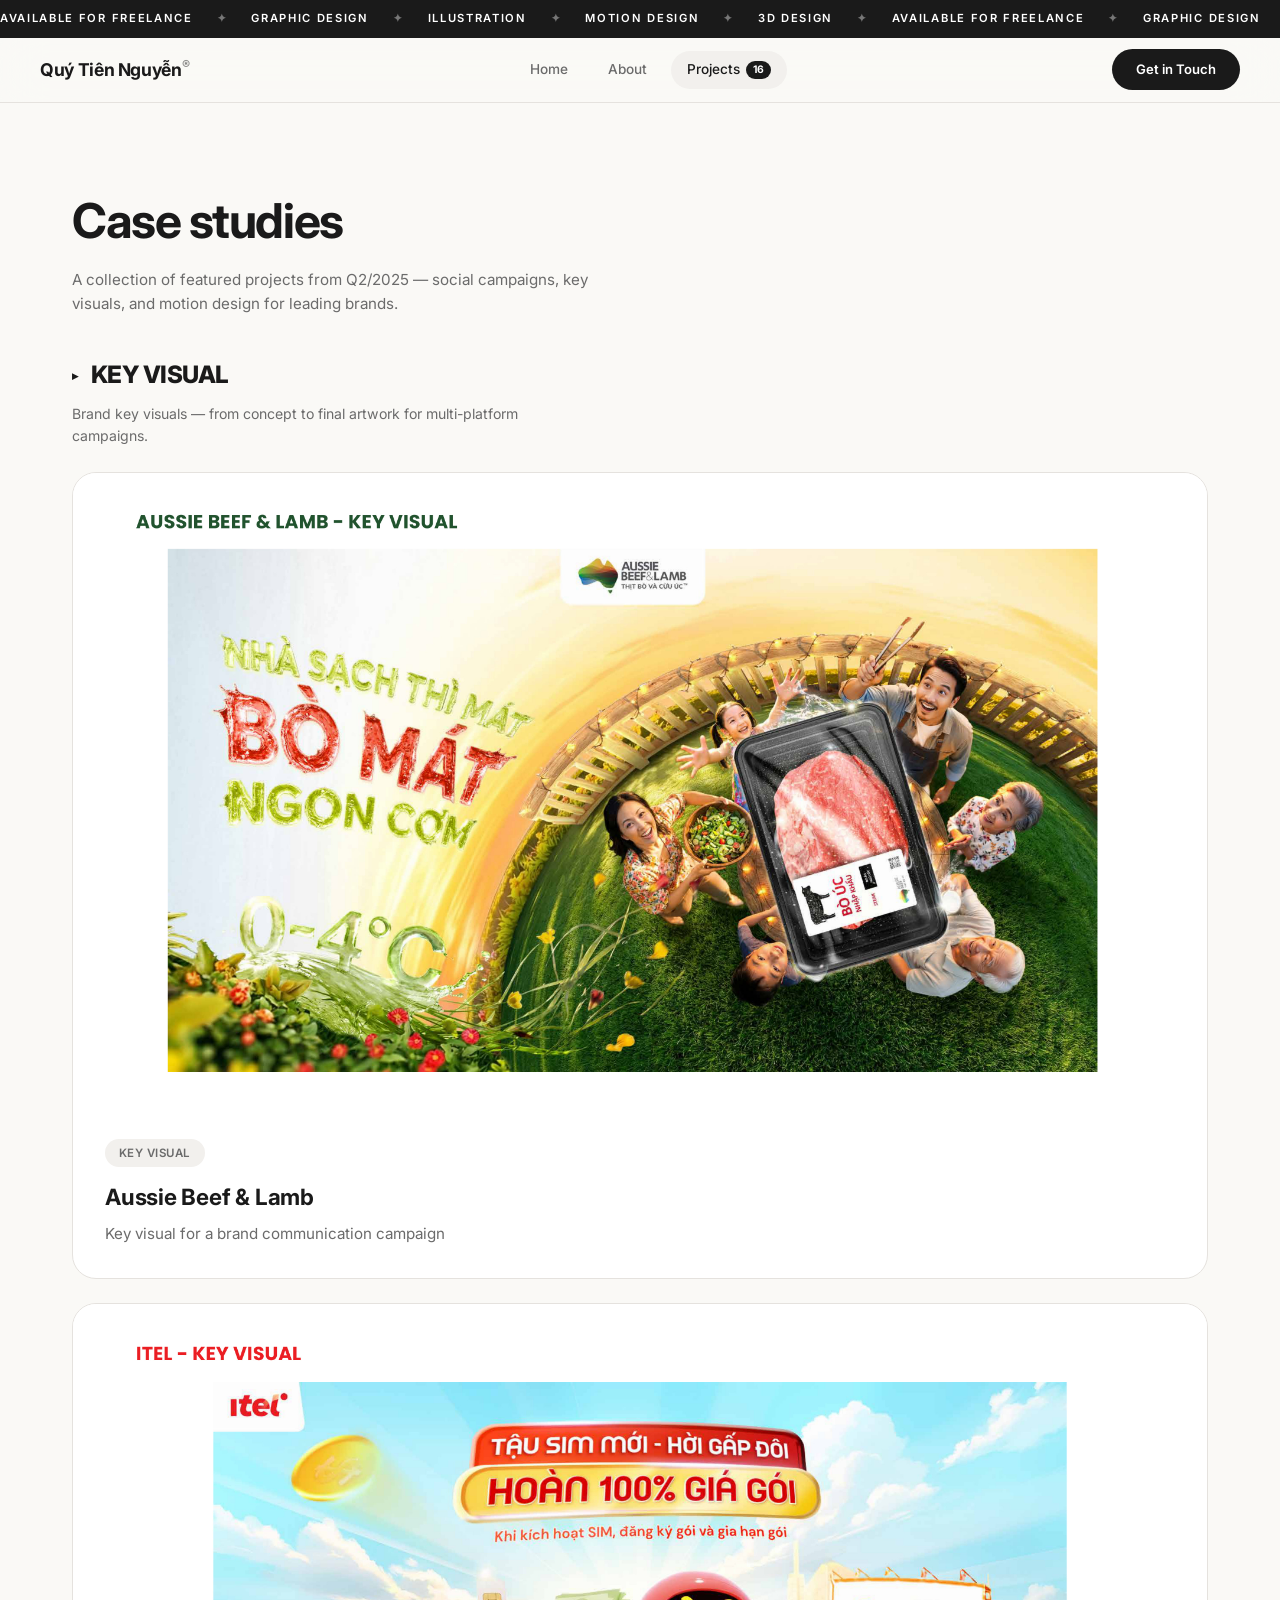
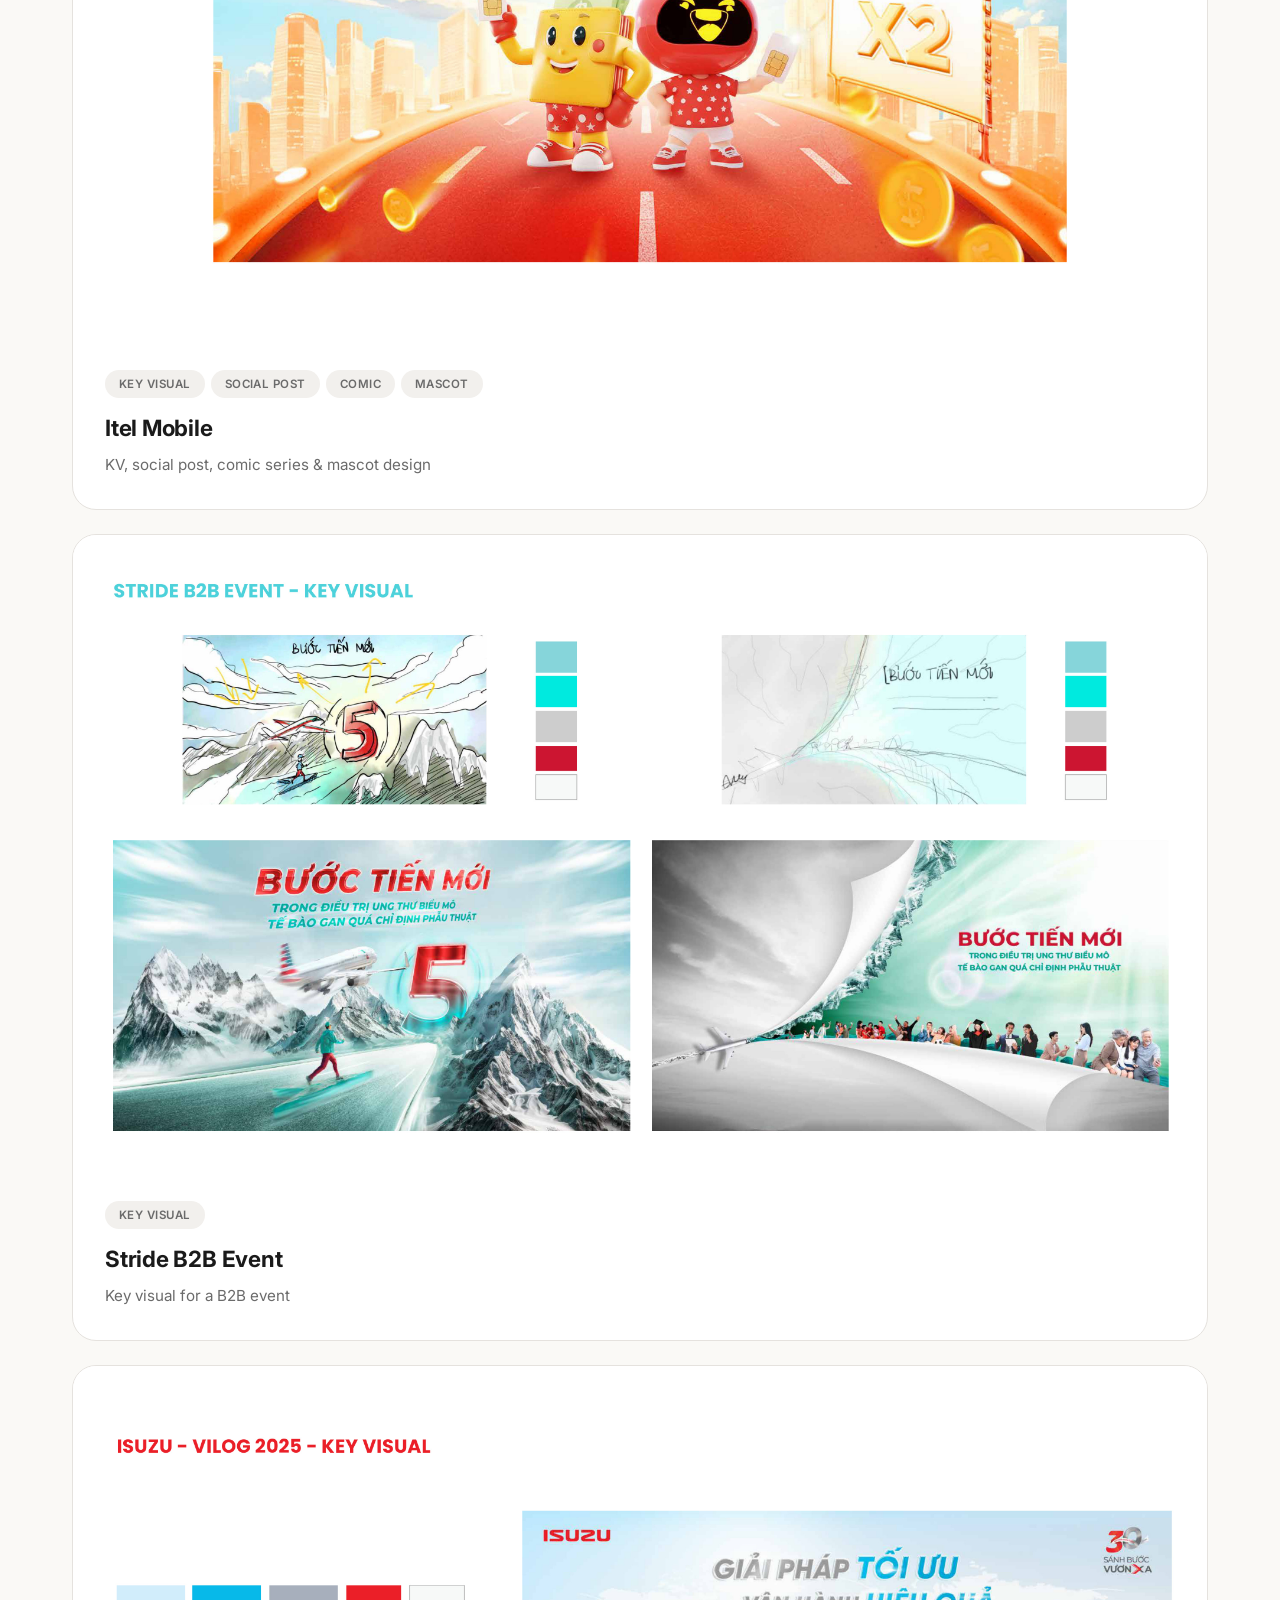
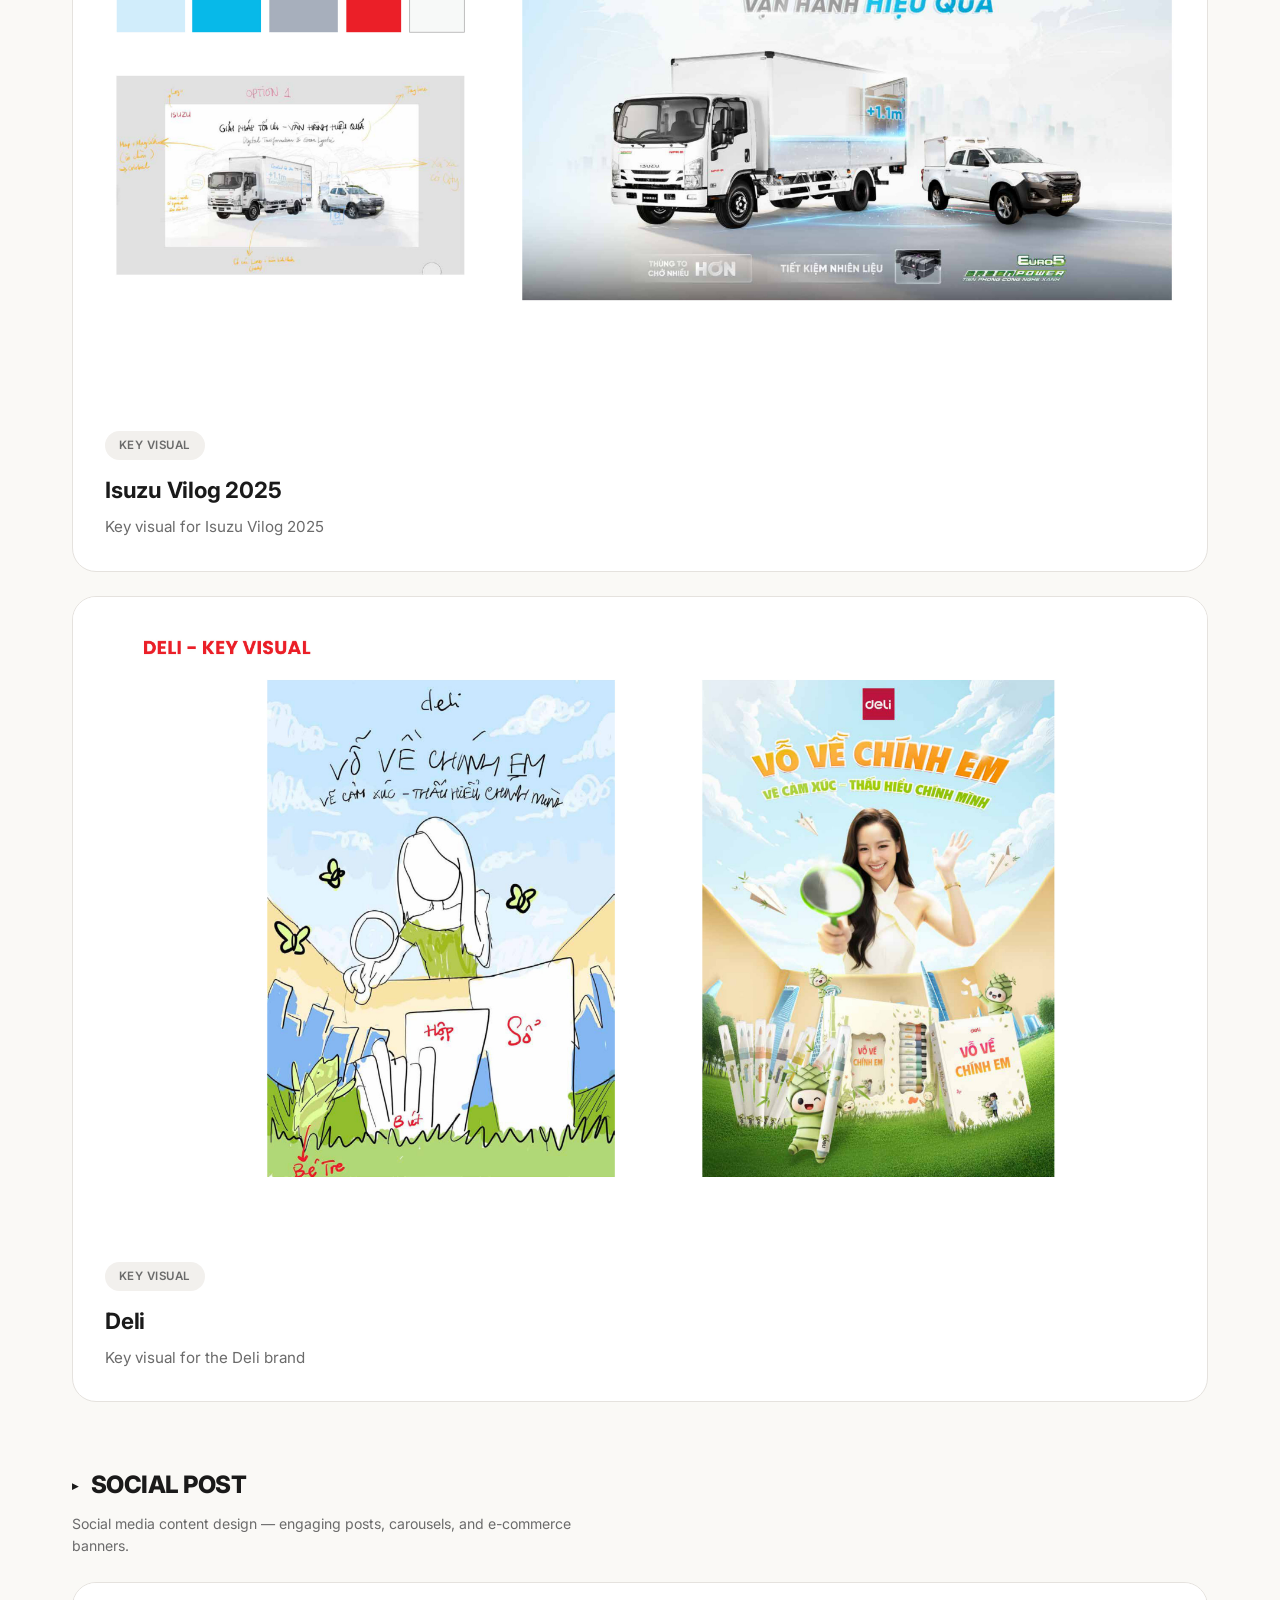
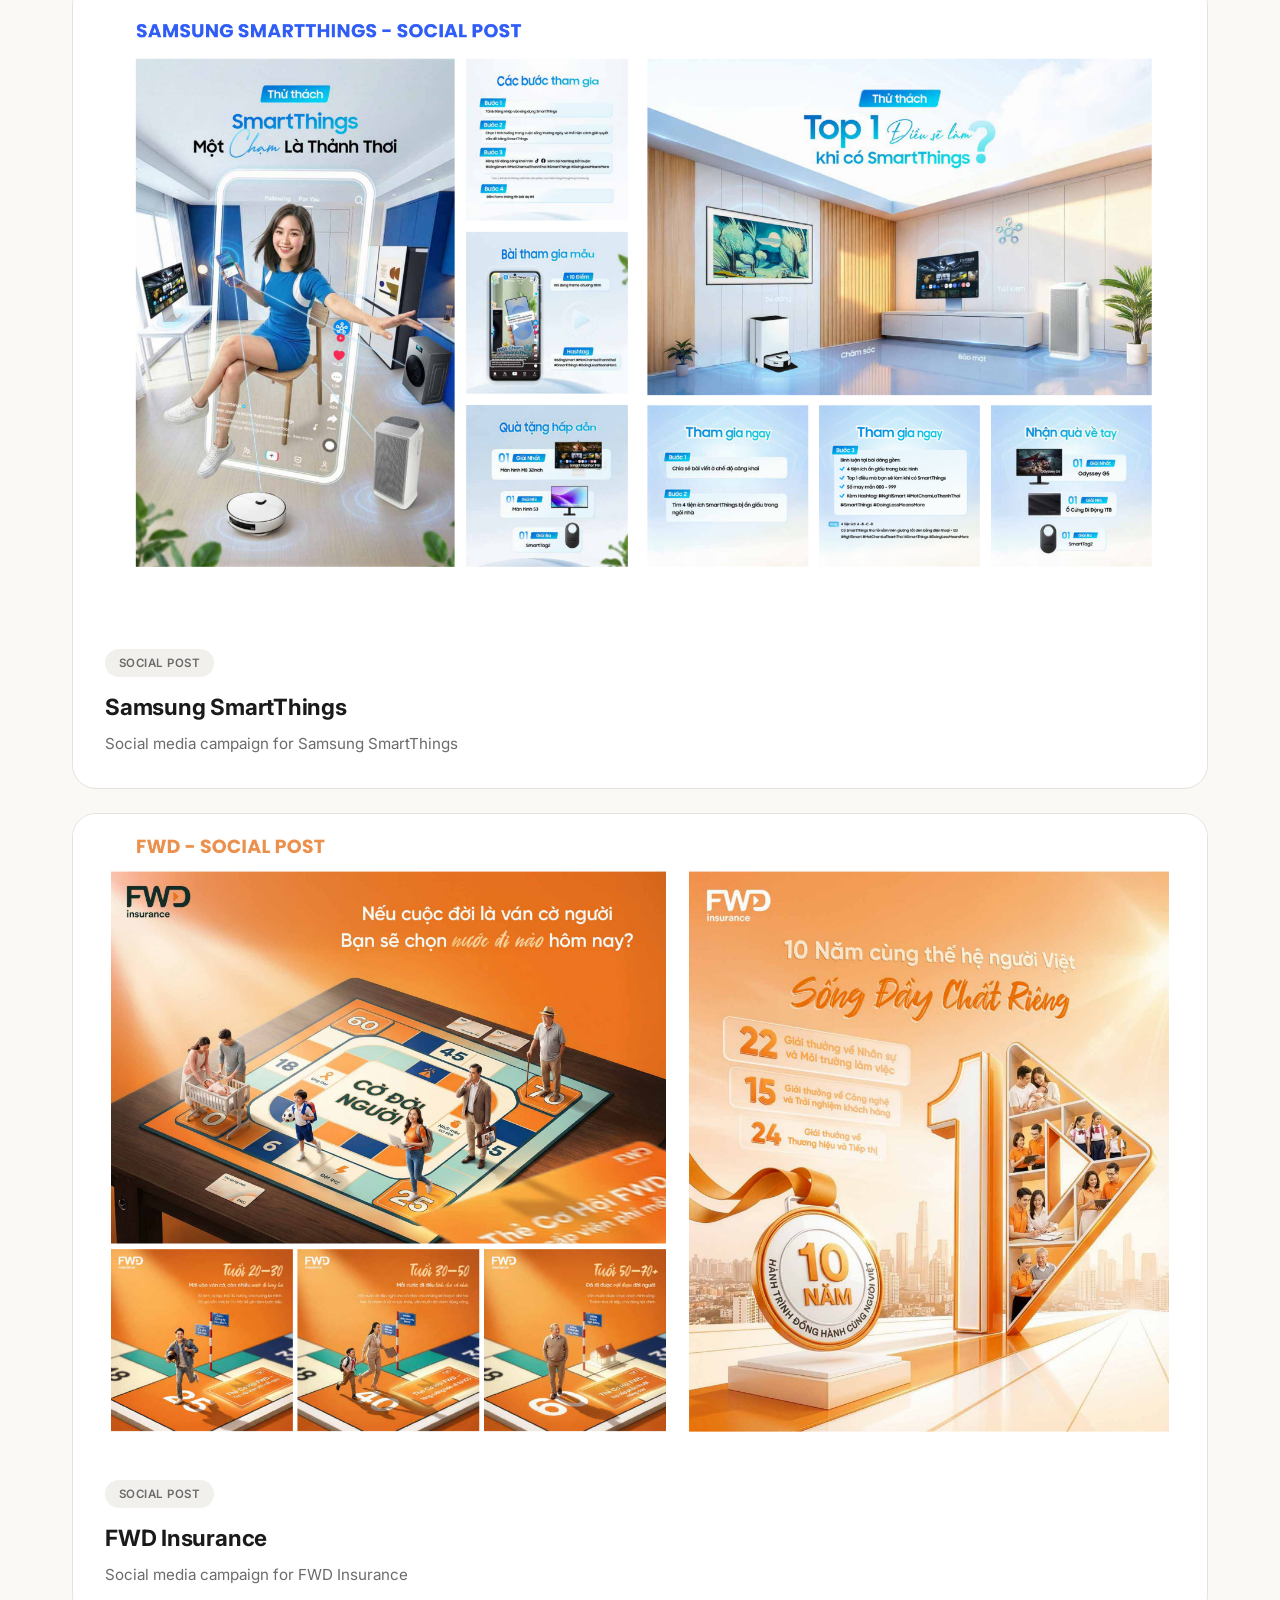
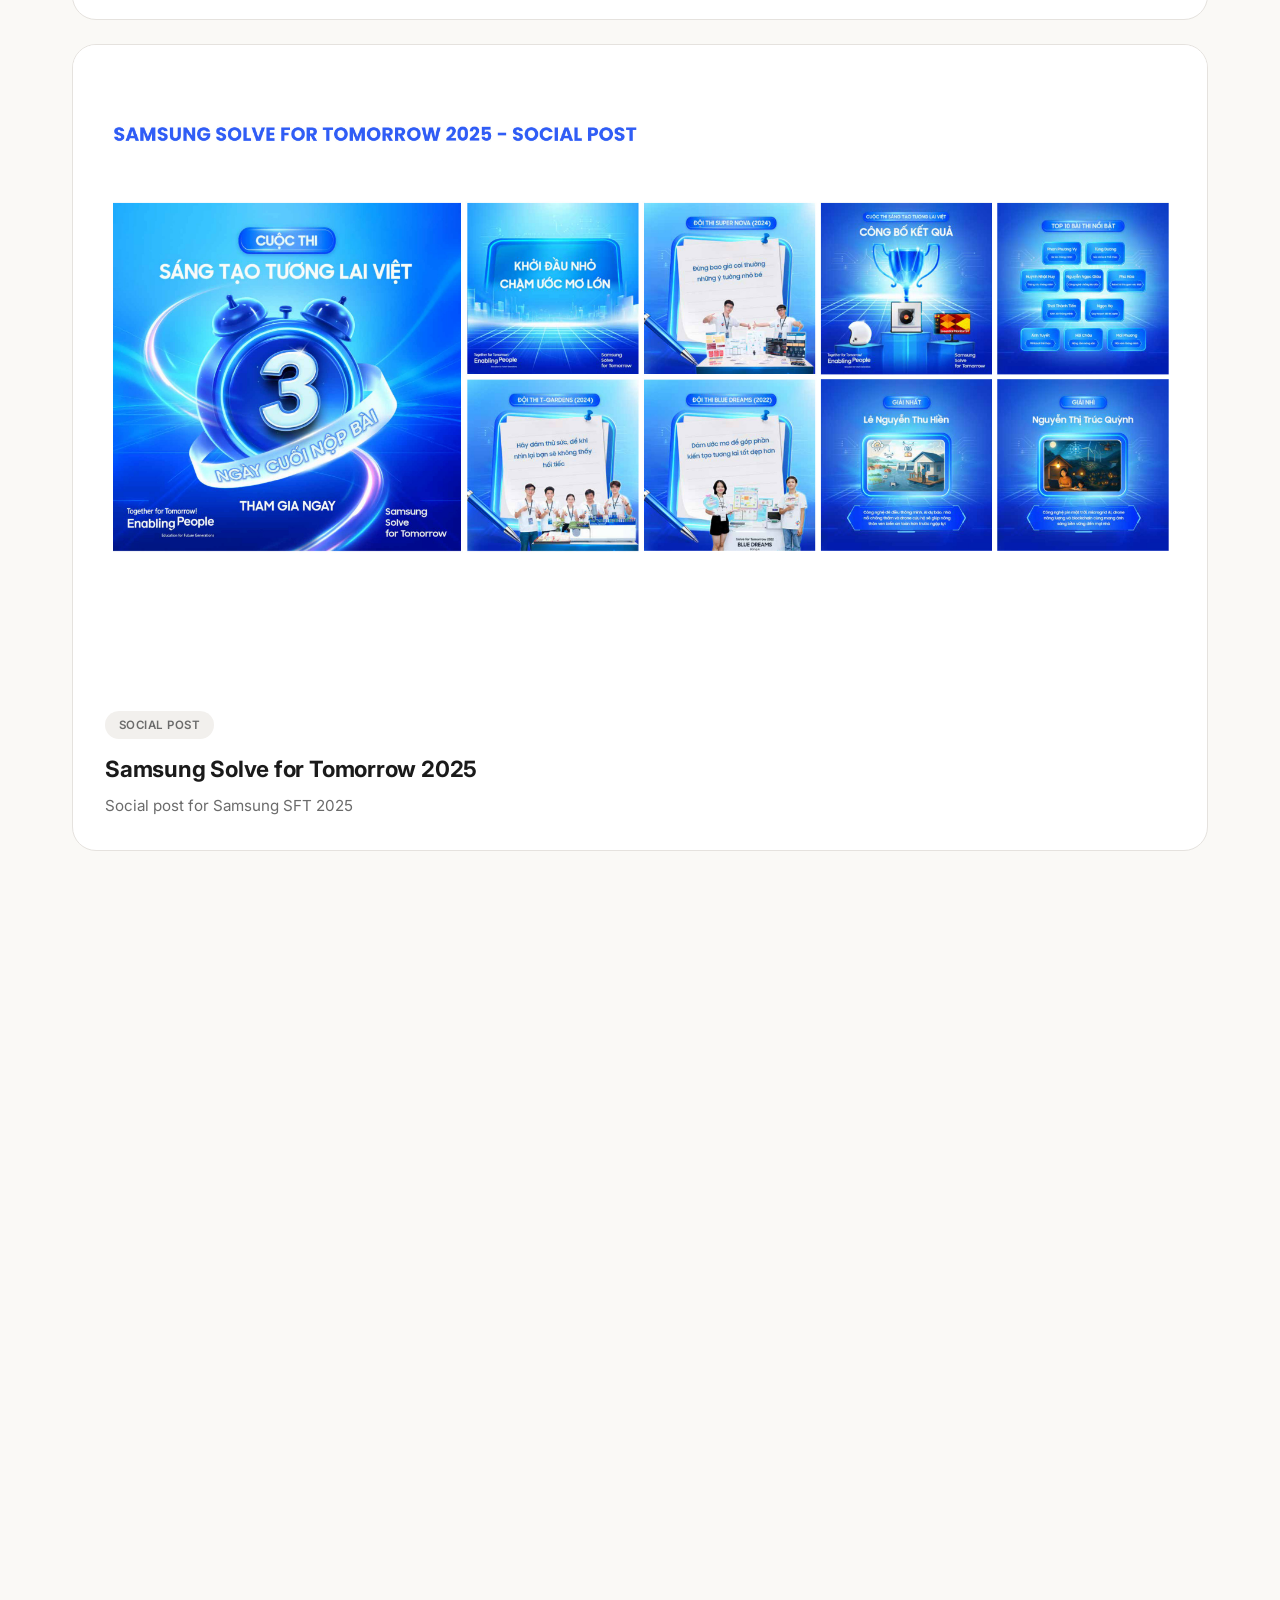
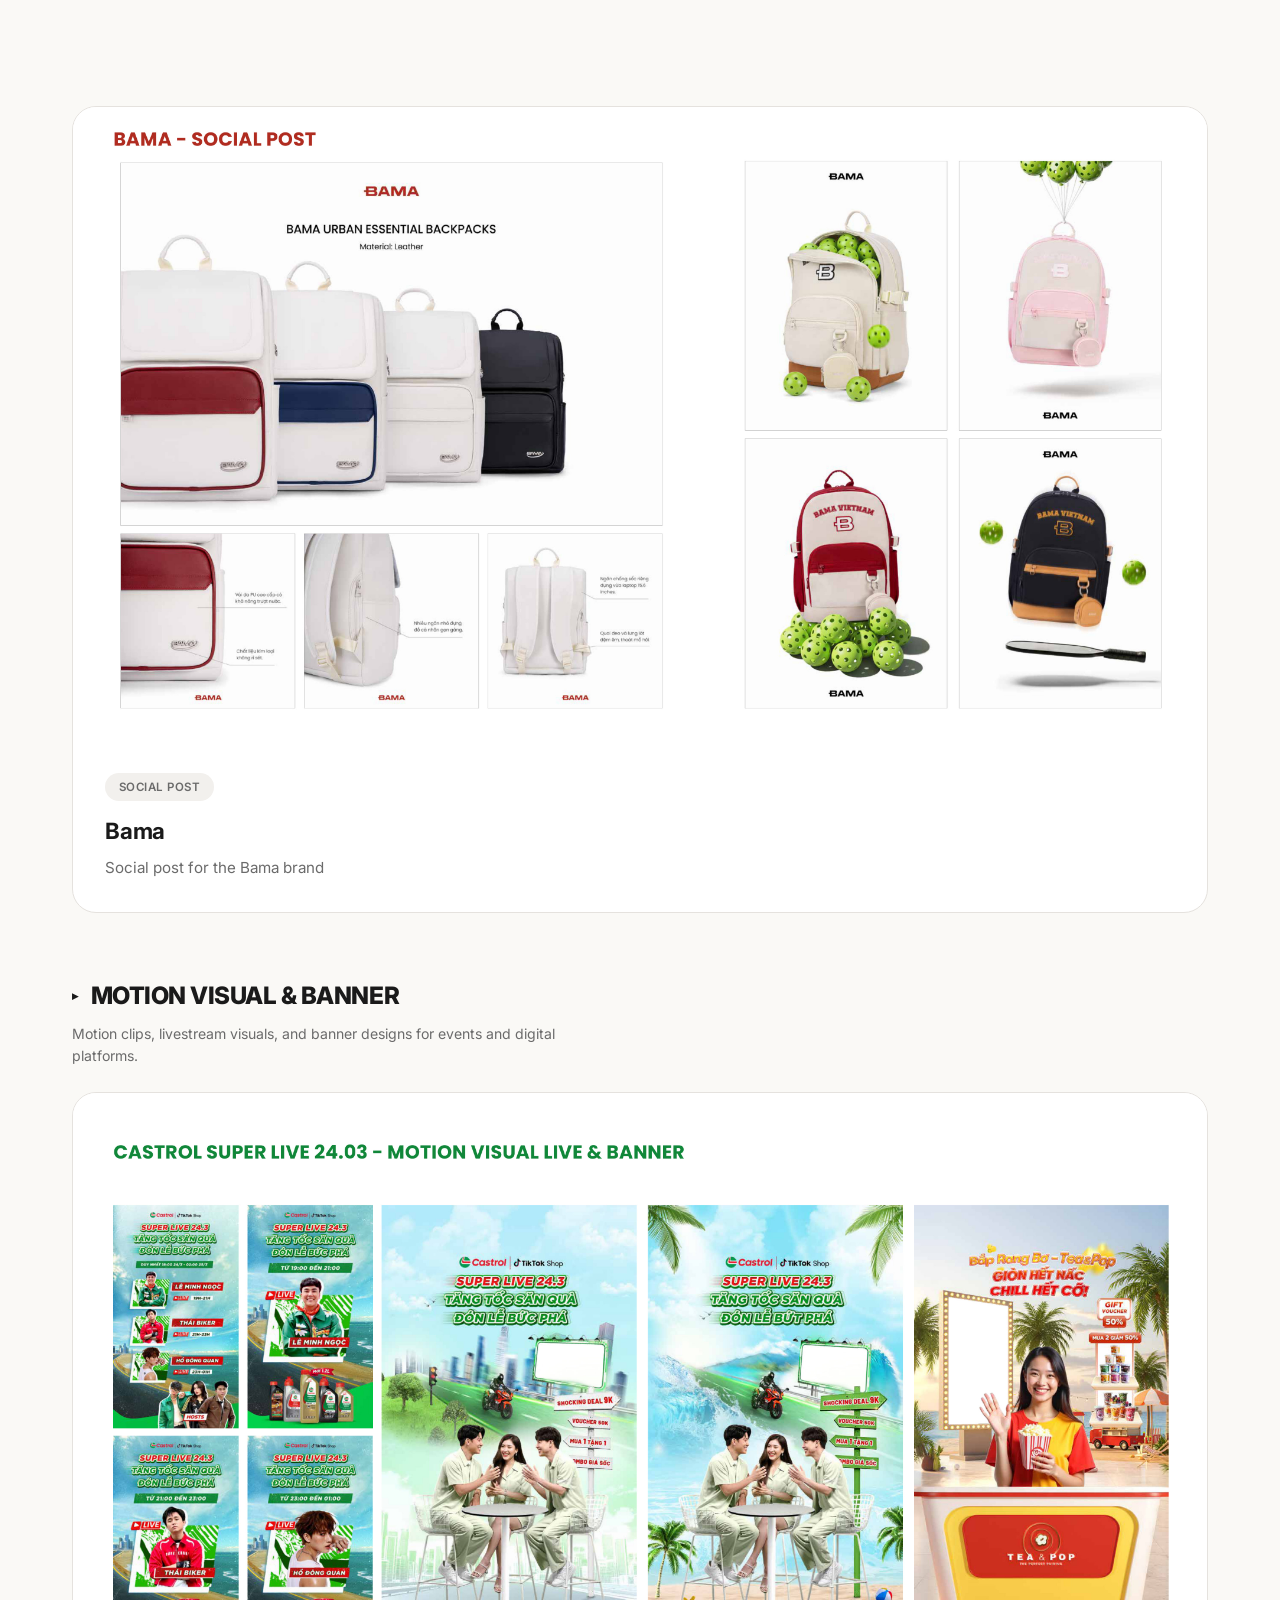
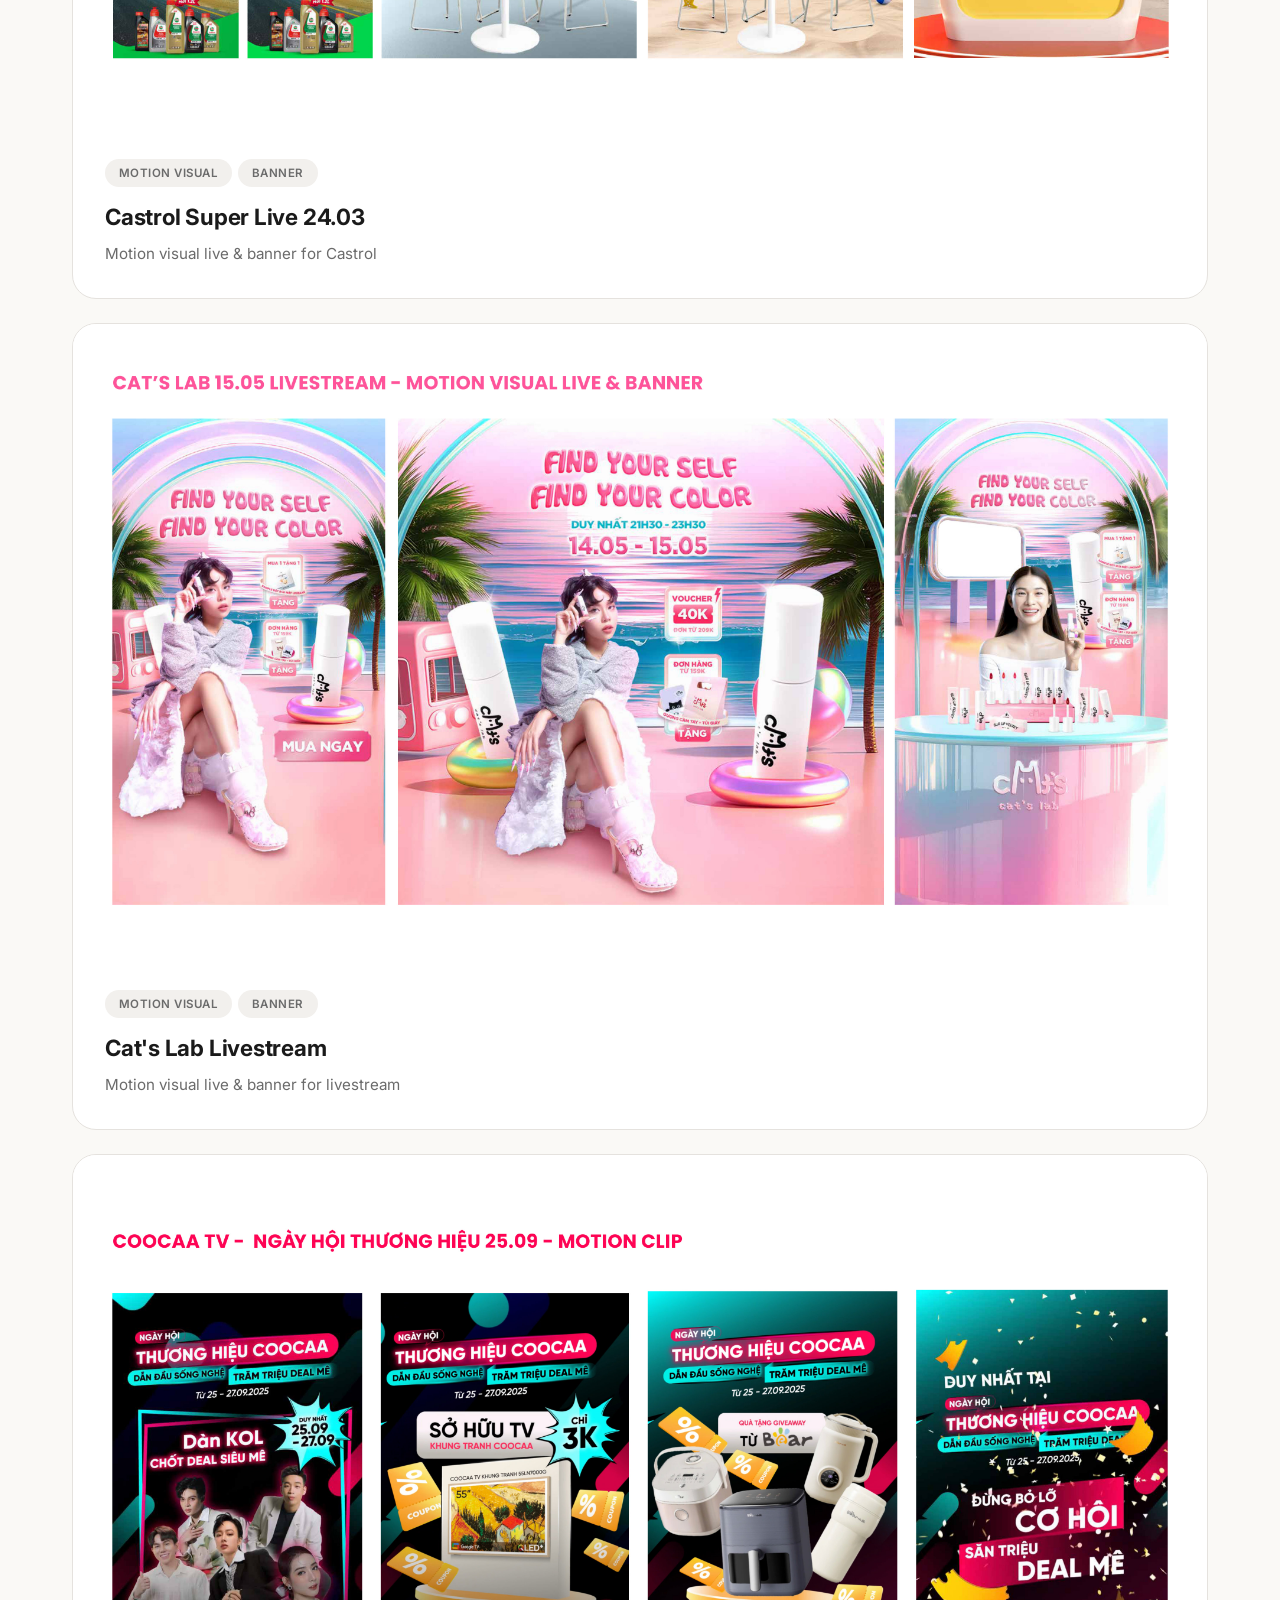
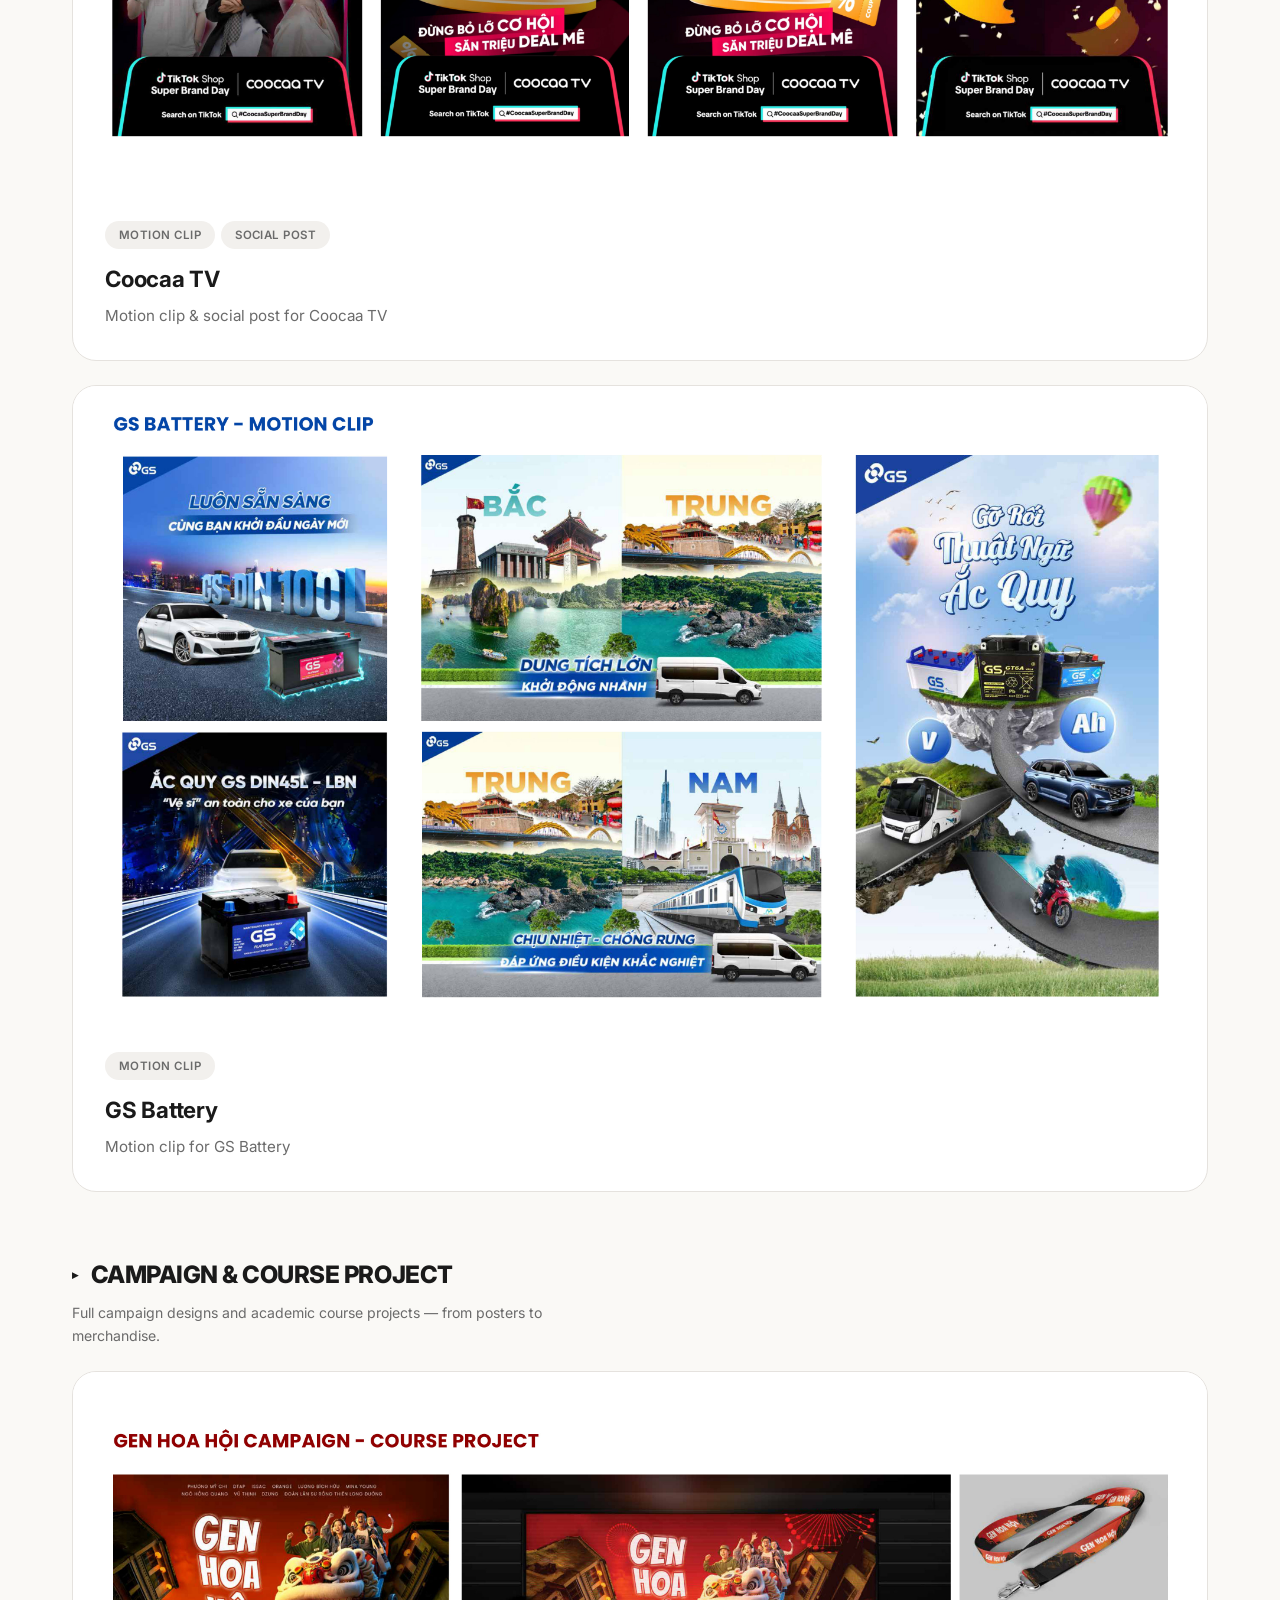
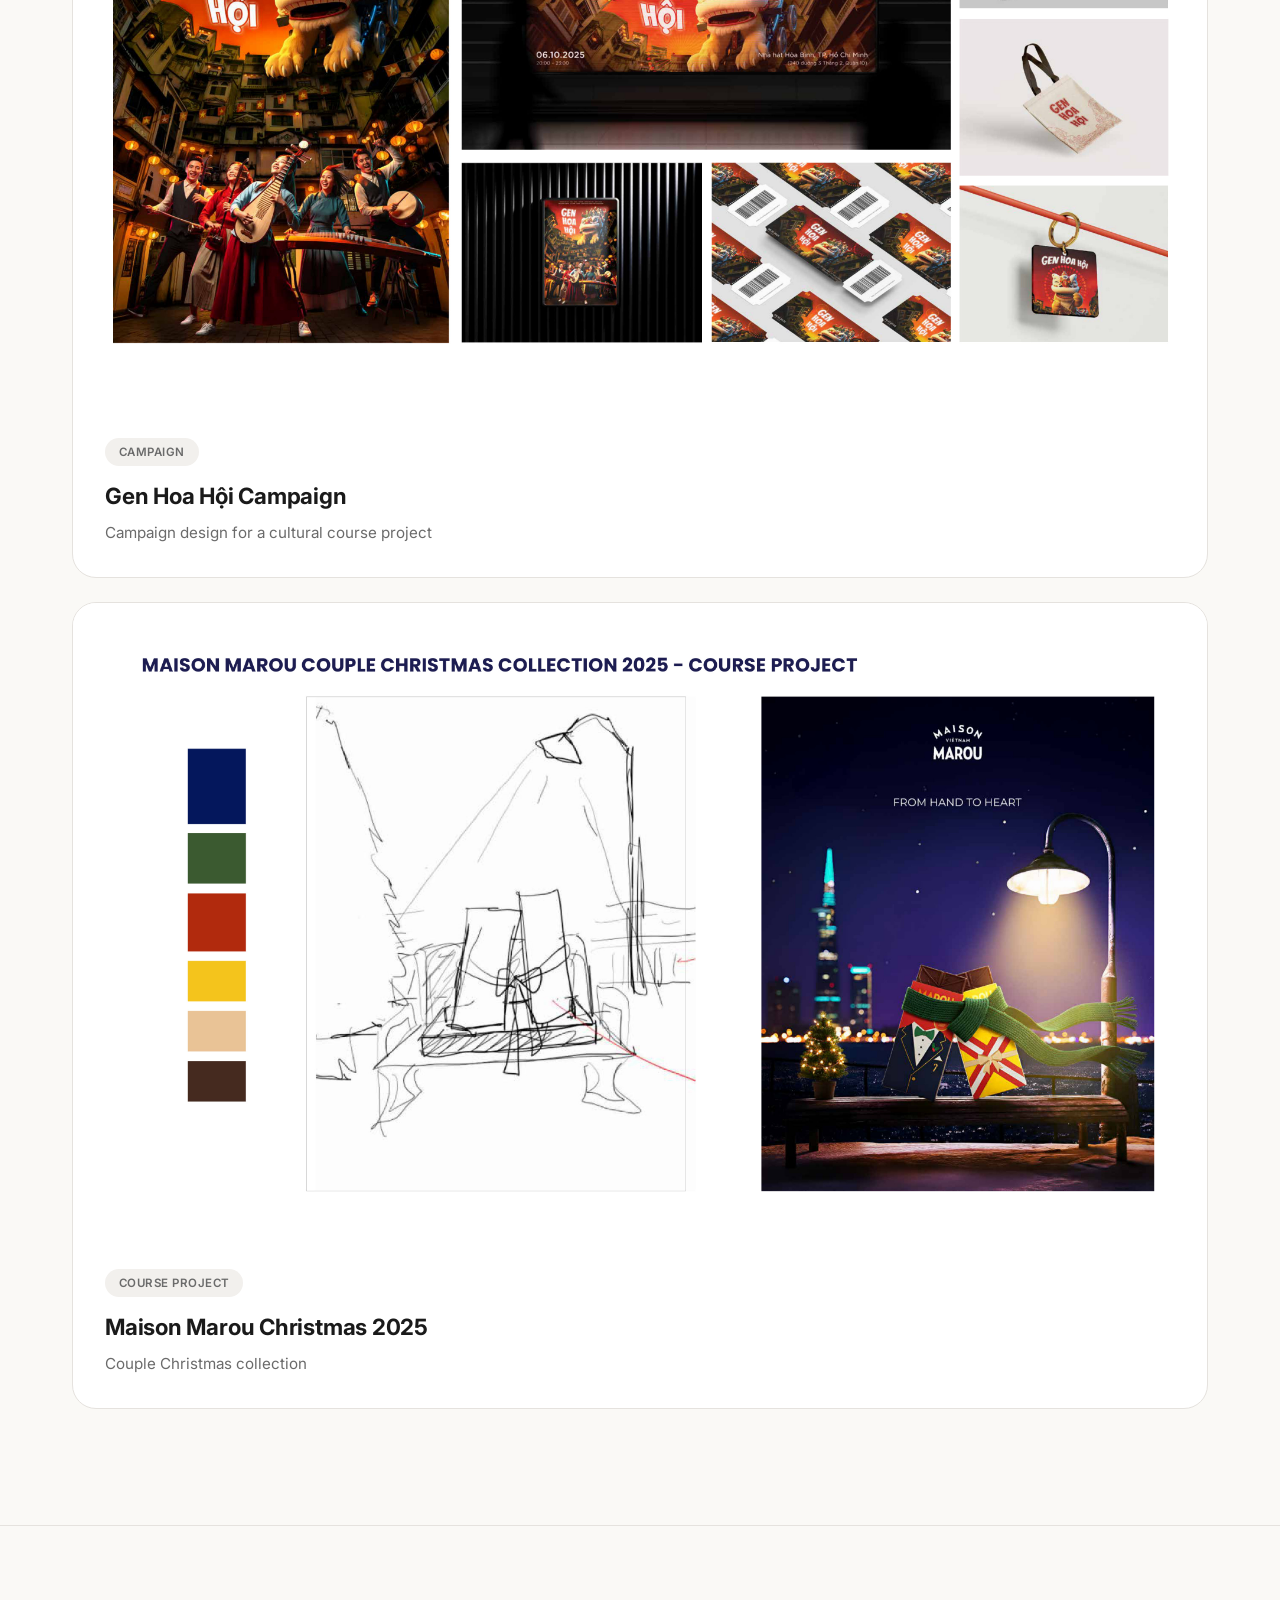
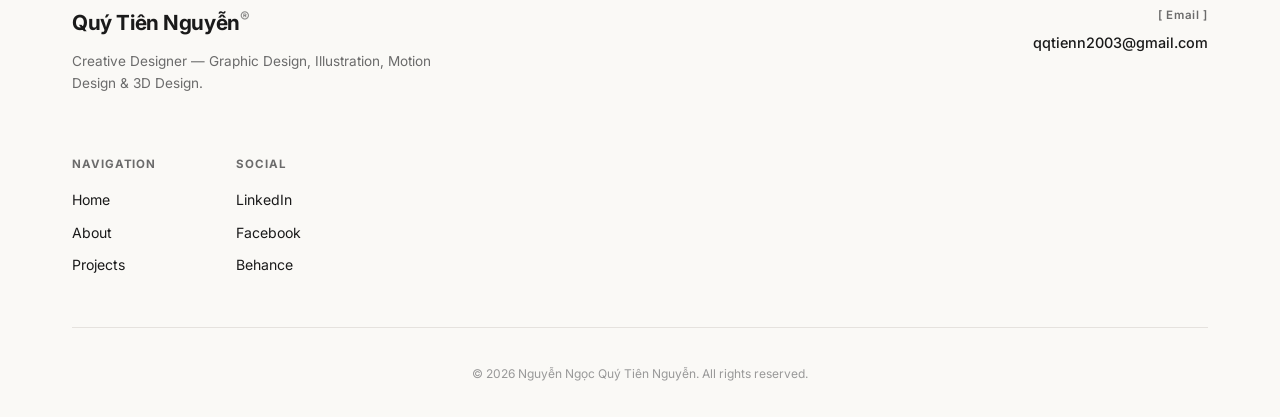
<file: projects.html>
<!DOCTYPE html>
<html lang="en">
<head>
    <meta charset="UTF-8">
    <meta name="viewport" content="width=device-width, initial-scale=1.0">
    <title>Case Studies — Nguyễn Ngọc Quý Tiên Nguyễn</title>
    <link rel="stylesheet" href="css/noora.css">
    <link rel="preconnect" href="https://fonts.googleapis.com">
    <link rel="preconnect" href="https://fonts.gstatic.com" crossorigin>
    <link href="https://fonts.googleapis.com/css2?family=Inter:wght@300;400;500;600;700;800;900&family=Instrument+Serif:ital@0;1&display=swap" rel="stylesheet">
</head>
<body>
    <!-- Announcement Bar -->
    <div class="announcement-bar">
        <div class="announcement-track">
            <span>AVAILABLE FOR FREELANCE</span><span class="ann-dot">✦</span>
            <span>GRAPHIC DESIGN</span><span class="ann-dot">✦</span>
            <span>ILLUSTRATION</span><span class="ann-dot">✦</span>
            <span>MOTION DESIGN</span><span class="ann-dot">✦</span>
            <span>3D DESIGN</span><span class="ann-dot">✦</span>
            <span>AVAILABLE FOR FREELANCE</span><span class="ann-dot">✦</span>
            <span>GRAPHIC DESIGN</span><span class="ann-dot">✦</span>
            <span>ILLUSTRATION</span><span class="ann-dot">✦</span>
            <span>MOTION DESIGN</span><span class="ann-dot">✦</span>
            <span>3D DESIGN</span><span class="ann-dot">✦</span>
        </div>
    </div>

    <!-- Navigation -->
    <nav class="navbar">
        <div class="nav-inner">
            <a href="index.html" class="nav-logo">Quý Tiên Nguyễn<span class="logo-dot">®</span></a>
            <div class="nav-links">
                <a href="index.html" class="nav-link">Home</a>
                <a href="index.html#about" class="nav-link">About</a>
                <a href="projects.html" class="nav-link active">Projects <span class="nav-badge">16</span></a>
            </div>
            <a href="#footer" class="nav-cta">Get in Touch</a>
            <button class="nav-toggle" id="navToggle" aria-label="Menu">
                <span></span><span></span><span></span>
            </button>
        </div>
    </nav>

    <!-- Mobile Menu Overlay -->
    <div class="mobile-overlay" id="mobileOverlay">
        <a href="index.html">Home</a>
        <a href="index.html#about">About</a>
        <a href="projects.html">Projects</a>
        <a href="#footer" class="nav-cta mobile-nav-link">Get in Touch</a>
    </div>

    <!-- Page Header -->
    <section class="page-header">
        <div class="container">
            <h1 class="page-title">Case studies</h1>
            <p class="page-subtitle">A collection of featured projects from Q2/2025 — social campaigns, key visuals, and motion design for leading brands.</p>
        </div>
    </section>

    <!-- All Projects -->
    <section class="all-projects">
        <div class="container">

            <!-- ▸ KEY VISUAL -->
            <div class="category-section reveal">
                <div class="category-header">
                    <span class="category-marker">▸</span>
                    <h2 class="category-title">Key Visual</h2>
                </div>
                <p class="category-desc">Brand key visuals — from concept to final artwork for multi-platform campaigns.</p>
            </div>
            <div class="cases-grid cases-grid-2col">
                <a href="project.html?id=aussie-beef" class="case-card reveal">
                    <div class="case-image"><img src="images/page-04.jpg" alt="Aussie Beef & Lamb" loading="lazy"></div>
                    <div class="case-info">
                        <div class="case-tags"><span class="case-tag">Key Visual</span></div>
                        <h3>Aussie Beef &amp; Lamb</h3>
                        <p>Key visual for a brand communication campaign</p>
                    </div>
                </a>
                <a href="project.html?id=itel" class="case-card reveal">
                    <div class="case-image"><img src="images/page-07.jpg" alt="Itel Mobile" loading="lazy"></div>
                    <div class="case-info">
                        <div class="case-tags">
                            <span class="case-tag">Key Visual</span>
                            <span class="case-tag">Social Post</span>
                            <span class="case-tag">Comic</span>
                            <span class="case-tag">Mascot</span>
                        </div>
                        <h3>Itel Mobile</h3>
                        <p>KV, social post, comic series &amp; mascot design</p>
                    </div>
                </a>
                <a href="project.html?id=stride" class="case-card reveal">
                    <div class="case-image"><img src="images/page-15.jpg" alt="Stride B2B" loading="lazy"></div>
                    <div class="case-info">
                        <div class="case-tags"><span class="case-tag">Key Visual</span></div>
                        <h3>Stride B2B Event</h3>
                        <p>Key visual for a B2B event</p>
                    </div>
                </a>
                <a href="project.html?id=isuzu" class="case-card reveal">
                    <div class="case-image"><img src="images/page-16.jpg" alt="Isuzu" loading="lazy"></div>
                    <div class="case-info">
                        <div class="case-tags"><span class="case-tag">Key Visual</span></div>
                        <h3>Isuzu Vilog 2025</h3>
                        <p>Key visual for Isuzu Vilog 2025</p>
                    </div>
                </a>
                <a href="project.html?id=deli" class="case-card reveal">
                    <div class="case-image"><img src="images/page-17.jpg" alt="Deli" loading="lazy"></div>
                    <div class="case-info">
                        <div class="case-tags"><span class="case-tag">Key Visual</span></div>
                        <h3>Deli</h3>
                        <p>Key visual for the Deli brand</p>
                    </div>
                </a>
            </div>

            <!-- ▸ SOCIAL POST -->
            <div class="category-section reveal">
                <div class="category-header">
                    <span class="category-marker">▸</span>
                    <h2 class="category-title">Social Post</h2>
                </div>
                <p class="category-desc">Social media content design — engaging posts, carousels, and e-commerce banners.</p>
            </div>
            <div class="cases-grid cases-grid-2col">
                <a href="project.html?id=samsung-smartthings" class="case-card reveal">
                    <div class="case-image"><img src="images/page-02.jpg" alt="Samsung SmartThings" loading="lazy"></div>
                    <div class="case-info">
                        <div class="case-tags"><span class="case-tag">Social Post</span></div>
                        <h3>Samsung SmartThings</h3>
                        <p>Social media campaign for Samsung SmartThings</p>
                    </div>
                </a>
                <a href="project.html?id=fwd" class="case-card reveal">
                    <div class="case-image"><img src="images/page-06.jpg" alt="FWD Insurance" loading="lazy"></div>
                    <div class="case-info">
                        <div class="case-tags"><span class="case-tag">Social Post</span></div>
                        <h3>FWD Insurance</h3>
                        <p>Social media campaign for FWD Insurance</p>
                    </div>
                </a>
                <a href="project.html?id=samsung-sft" class="case-card reveal">
                    <div class="case-image"><img src="images/page-18.jpg" alt="Samsung Solve for Tomorrow" loading="lazy"></div>
                    <div class="case-info">
                        <div class="case-tags"><span class="case-tag">Social Post</span></div>
                        <h3>Samsung Solve for Tomorrow 2025</h3>
                        <p>Social post for Samsung SFT 2025</p>
                    </div>
                </a>
                <a href="project.html?id=mobifone" class="case-card reveal">
                    <div class="case-image"><img src="images/page-20.jpg" alt="Mobifone" loading="lazy"></div>
                    <div class="case-info">
                        <div class="case-tags">
                            <span class="case-tag">Social Post</span>
                            <span class="case-tag">E-commerce</span>
                        </div>
                        <h3>Mobifone &amp; Vietnamobile</h3>
                        <p>Social post &amp; e-commerce banner</p>
                    </div>
                </a>
                <a href="project.html?id=bama" class="case-card reveal">
                    <div class="case-image"><img src="images/page-27.jpg" alt="Bama" loading="lazy"></div>
                    <div class="case-info">
                        <div class="case-tags"><span class="case-tag">Social Post</span></div>
                        <h3>Bama</h3>
                        <p>Social post for the Bama brand</p>
                    </div>
                </a>
            </div>

            <!-- ▸ MOTION VISUAL & BANNER -->
            <div class="category-section reveal">
                <div class="category-header">
                    <span class="category-marker">▸</span>
                    <h2 class="category-title">Motion Visual &amp; Banner</h2>
                </div>
                <p class="category-desc">Motion clips, livestream visuals, and banner designs for events and digital platforms.</p>
            </div>
            <div class="cases-grid cases-grid-2col">
                <a href="project.html?id=castrol" class="case-card reveal">
                    <div class="case-image"><img src="images/page-14.jpg" alt="Castrol" loading="lazy"></div>
                    <div class="case-info">
                        <div class="case-tags">
                            <span class="case-tag">Motion Visual</span>
                            <span class="case-tag">Banner</span>
                        </div>
                        <h3>Castrol Super Live 24.03</h3>
                        <p>Motion visual live &amp; banner for Castrol</p>
                    </div>
                </a>
                <a href="project.html?id=cats-lab" class="case-card reveal">
                    <div class="case-image"><img src="images/page-21.jpg" alt="Cat's Lab" loading="lazy"></div>
                    <div class="case-info">
                        <div class="case-tags">
                            <span class="case-tag">Motion Visual</span>
                            <span class="case-tag">Banner</span>
                        </div>
                        <h3>Cat's Lab Livestream</h3>
                        <p>Motion visual live &amp; banner for livestream</p>
                    </div>
                </a>
                <a href="project.html?id=coocaa" class="case-card reveal">
                    <div class="case-image"><img src="images/page-23.jpg" alt="Coocaa TV" loading="lazy"></div>
                    <div class="case-info">
                        <div class="case-tags">
                            <span class="case-tag">Motion Clip</span>
                            <span class="case-tag">Social Post</span>
                        </div>
                        <h3>Coocaa TV</h3>
                        <p>Motion clip &amp; social post for Coocaa TV</p>
                    </div>
                </a>
                <a href="project.html?id=gs-battery" class="case-card reveal">
                    <div class="case-image"><img src="images/page-26.jpg" alt="GS Battery" loading="lazy"></div>
                    <div class="case-info">
                        <div class="case-tags"><span class="case-tag">Motion Clip</span></div>
                        <h3>GS Battery</h3>
                        <p>Motion clip for GS Battery</p>
                    </div>
                </a>
            </div>

            <!-- ▸ CAMPAIGN & COURSE PROJECT -->
            <div class="category-section reveal">
                <div class="category-header">
                    <span class="category-marker">▸</span>
                    <h2 class="category-title">Campaign &amp; Course Project</h2>
                </div>
                <p class="category-desc">Full campaign designs and academic course projects — from posters to merchandise.</p>
            </div>
            <div class="cases-grid cases-grid-2col">
                <a href="project.html?id=gen-hoa-hoi" class="case-card reveal">
                    <div class="case-image"><img src="images/page-13.jpg" alt="Gen Hoa Hội" loading="lazy"></div>
                    <div class="case-info">
                        <div class="case-tags"><span class="case-tag">Campaign</span></div>
                        <h3>Gen Hoa Hội Campaign</h3>
                        <p>Campaign design for a cultural course project</p>
                    </div>
                </a>
                <a href="project.html?id=maison-marou" class="case-card reveal">
                    <div class="case-image"><img src="images/page-19.jpg" alt="Maison Marou" loading="lazy"></div>
                    <div class="case-info">
                        <div class="case-tags"><span class="case-tag">Course Project</span></div>
                        <h3>Maison Marou Christmas 2025</h3>
                        <p>Couple Christmas collection</p>
                    </div>
                </a>
            </div>

        </div>
    </section>

    <!-- Footer -->
    <footer class="footer" id="footer">
        <div class="container">
            <div class="footer-top">
                <div class="footer-brand">
                    <span class="footer-logo">Quý Tiên Nguyễn<span class="logo-dot">®</span></span>
                    <p class="footer-tagline">Creative Designer — Graphic Design, Illustration, Motion Design &amp; 3D Design.</p>
                </div>
                <div class="footer-contact-info">
                    <div class="footer-info-item">
                        <h4>[ Email ]</h4>
                        <a href="mailto:qqtienn2003@gmail.com">qqtienn2003@gmail.com</a>
                    </div>
                </div>
            </div>
            <div class="footer-mid">
                <div class="footer-nav-col">
                    <h5>Navigation</h5>
                    <a href="index.html">Home</a>
                    <a href="index.html#about">About</a>
                    <a href="projects.html">Projects</a>
                </div>
                <div class="footer-nav-col">
                    <h5>Social</h5>
                    <a href="https://www.linkedin.com/in/quytiennguyen/" target="_blank" rel="noopener">LinkedIn</a>
                    <a href="https://web.facebook.com/nguyen.ngoc.quy.tien.384084" target="_blank" rel="noopener">Facebook</a>
                    <a href="https://www.behance.net/quytiennguyen" target="_blank" rel="noopener">Behance</a>
                </div>
            </div>
            <div class="footer-bottom">
                <span>© 2026 Nguyễn Ngọc Quý Tiên Nguyễn. All rights reserved.</span>
            </div>
        </div>
    </footer>

    <script src="js/noora.js"></script>
</body>
</html>
</file>
<file: css/noora.css>
/* ============================================
   NOORA TEMPLATE — BASE
   ============================================ */
*, *::before, *::after {
    margin: 0;
    padding: 0;
    box-sizing: border-box;
}

:root {
    --bg: #FAF9F6;
    --bg-alt: #F2F0ED;
    --bg-dark: #1a1a1a;
    --text: #1a1a1a;
    --text-muted: #6b6b6b;
    --text-light: #999999;
    --accent: #1a1a1a;
    --border: #e5e2de;
    --border-dark: #d0ccc6;
    --card-bg: #ffffff;
    --radius: 16px;
    --radius-lg: 24px;
    --radius-sm: 10px;
    --transition: cubic-bezier(0.25, 0.46, 0.45, 0.94);
    --transition-smooth: cubic-bezier(0.16, 1, 0.3, 1);
}

html {
    scroll-behavior: smooth;
    font-size: 16px;
}

body {
    font-family: 'Inter', -apple-system, BlinkMacSystemFont, sans-serif;
    background-color: var(--bg);
    color: var(--text);
    line-height: 1.6;
    overflow-x: hidden;
    -webkit-font-smoothing: antialiased;
}

a {
    text-decoration: none;
    color: inherit;
}

img {
    max-width: 100%;
    height: auto;
    display: block;
}

.container {
    max-width: 1200px;
    margin: 0 auto;
    padding: 0 32px;
}

/* ============================================
   ANNOUNCEMENT BAR
   ============================================ */
.announcement-bar {
    background: var(--bg-dark);
    color: #fff;
    padding: 10px 0;
    overflow: hidden;
    position: relative;
    z-index: 1001;
}

.announcement-track {
    display: flex;
    gap: 24px;
    white-space: nowrap;
    animation: marqueeScroll 25s linear infinite;
}

.announcement-track span {
    font-size: 0.7rem;
    font-weight: 600;
    letter-spacing: 0.15em;
    text-transform: uppercase;
    flex-shrink: 0;
}

.ann-dot {
    opacity: 0.4;
}

@keyframes marqueeScroll {
    from { transform: translateX(0); }
    to { transform: translateX(-50%); }
}

/* ============================================
   NAVIGATION
   ============================================ */
.navbar {
    position: sticky;
    top: 0;
    background: rgba(250, 249, 246, 0.85);
    backdrop-filter: blur(20px);
    -webkit-backdrop-filter: blur(20px);
    border-bottom: 1px solid var(--border);
    z-index: 1000;
    padding: 0 32px;
}

.nav-inner {
    max-width: 1200px;
    margin: 0 auto;
    display: flex;
    align-items: center;
    justify-content: space-between;
    height: 64px;
}

.nav-logo {
    font-family: 'Inter', sans-serif;
    font-size: 1.1rem;
    font-weight: 700;
    letter-spacing: -0.02em;
    color: var(--text);
}

.logo-dot {
    font-size: 0.7em;
    vertical-align: super;
    opacity: 0.5;
}

.nav-links {
    display: flex;
    gap: 8px;
}

.nav-link {
    font-size: 0.85rem;
    font-weight: 500;
    color: var(--text-muted);
    padding: 8px 16px;
    border-radius: 100px;
    transition: color 0.2s ease, background 0.2s ease;
    display: flex;
    align-items: center;
    gap: 6px;
}

.nav-link:hover {
    color: var(--text);
    background: var(--bg-alt);
}

.nav-link.active {
    color: var(--text);
    background: var(--bg-alt);
}

.nav-badge {
    font-size: 0.65rem;
    font-weight: 700;
    background: var(--bg-dark);
    color: #fff;
    padding: 1px 7px;
    border-radius: 100px;
    line-height: 1.6;
}

.nav-cta {
    font-size: 0.82rem;
    font-weight: 600;
    color: #fff;
    background: var(--bg-dark);
    padding: 10px 24px;
    border-radius: 100px;
    transition: opacity 0.2s ease, transform 0.2s ease;
}

.nav-cta:hover {
    opacity: 0.85;
    transform: translateY(-1px);
}

/* ============================================
   HERO
   ============================================ */
.hero {
    padding: 100px 0 80px;
    text-align: center;
}

.hero-content {
    max-width: 850px;
    margin: 0 auto;
}

.hero-title {
    font-family: 'Inter', sans-serif;
    font-size: clamp(2.2rem, 4.5vw, 3.8rem);
    font-weight: 600;
    line-height: 1.2;
    letter-spacing: -0.03em;
    color: var(--text);
    margin-bottom: 40px;
}

.hero-title-italic {
    font-family: 'Instrument Serif', serif;
    font-style: italic;
    font-weight: 400;
}

.hero-actions {
    display: flex;
    justify-content: center;
    gap: 12px;
}

/* ============================================
   BUTTONS
   ============================================ */
.btn-primary {
    display: inline-flex;
    align-items: center;
    gap: 8px;
    padding: 14px 32px;
    background: var(--bg-dark);
    color: #fff;
    border: none;
    border-radius: 100px;
    font-size: 0.85rem;
    font-weight: 600;
    letter-spacing: -0.01em;
    cursor: pointer;
    transition: opacity 0.2s ease, transform 0.2s ease;
}

.btn-primary:hover {
    opacity: 0.85;
    transform: translateY(-1px);
}

.btn-arrow {
    font-size: 1em;
    transition: transform 0.2s ease;
}

.btn-primary:hover .btn-arrow {
    transform: translateX(3px);
}

.btn-outline {
    display: inline-flex;
    align-items: center;
    gap: 8px;
    padding: 14px 32px;
    background: transparent;
    color: var(--text);
    border: 1px solid var(--border-dark);
    border-radius: 100px;
    font-size: 0.85rem;
    font-weight: 600;
    letter-spacing: -0.01em;
    cursor: pointer;
    transition: background 0.2s ease, border-color 0.2s ease;
}

.btn-outline:hover {
    background: var(--bg-alt);
    border-color: var(--text-muted);
}

.btn-full {
    width: 100%;
    justify-content: center;
}

/* ============================================
   SECTION LABELS & HEADINGS
   ============================================ */
.section-label {
    font-size: 0.72rem;
    font-weight: 700;
    letter-spacing: 0.1em;
    text-transform: uppercase;
    color: var(--text-muted);
    margin-bottom: 24px;
    display: flex;
    align-items: center;
    gap: 12px;
}

.section-label::before {
    content: '';
    display: inline-block;
    width: 8px;
    height: 8px;
    background: var(--text);
    border-radius: 50%;
    opacity: 0.35;
}

.section-heading {
    font-family: 'Inter', sans-serif;
    font-size: clamp(1.6rem, 3vw, 2.4rem);
    font-weight: 600;
    line-height: 1.3;
    letter-spacing: -0.025em;
    color: var(--text);
    max-width: 750px;
    margin-bottom: 16px;
}

.section-subtext {
    font-size: 0.95rem;
    line-height: 1.7;
    color: var(--text-muted);
    max-width: 600px;
}

/* ============================================
   ABOUT SECTION
   ============================================ */
.about-section {
    padding: 100px 0 80px;
    border-top: 1px solid var(--border);
}

.about-grid {
    display: grid;
    grid-template-columns: 1.2fr 1fr;
    gap: 60px;
    align-items: start;
}

.about-text-large {
    font-family: 'Inter', sans-serif;
    font-size: clamp(1.4rem, 2.5vw, 1.9rem);
    font-weight: 500;
    line-height: 1.45;
    letter-spacing: -0.02em;
    color: var(--text);
}

.about-detail p {
    font-size: 0.92rem;
    line-height: 1.75;
    color: var(--text-muted);
    margin-bottom: 20px;
}

.link-arrow {
    font-size: 0.85rem;
    font-weight: 600;
    color: var(--text);
    display: inline-flex;
    align-items: center;
    gap: 6px;
    transition: gap 0.2s ease;
}

.link-arrow:hover {
    gap: 10px;
}

/* ============================================
   BENEFITS / SKILLS
   ============================================ */
.benefits-section {
    padding: 100px 0 80px;
    border-top: 1px solid var(--border);
}

.benefits-grid {
    display: grid;
    grid-template-columns: repeat(3, 1fr);
    gap: 16px;
    margin-top: 48px;
}

.benefit-card {
    background: var(--card-bg);
    border: 1px solid var(--border);
    border-radius: var(--radius);
    padding: 32px;
    transition: border-color 0.2s ease, transform 0.3s var(--transition-smooth);
}

.benefit-card:hover {
    border-color: var(--border-dark);
    transform: translateY(-3px);
}

.benefit-card h3 {
    font-size: 1rem;
    font-weight: 700;
    margin-bottom: 10px;
    letter-spacing: -0.01em;
}

.benefit-card p {
    font-size: 0.85rem;
    line-height: 1.65;
    color: var(--text-muted);
}

.benefit-highlight {
    background: var(--bg-dark);
    color: #fff;
    border-color: var(--bg-dark);
    display: flex;
    flex-direction: column;
    justify-content: center;
    align-items: center;
    text-align: center;
}

.benefit-highlight:hover {
    border-color: #333;
}

.benefit-stat-label {
    font-size: 0.72rem;
    font-weight: 600;
    letter-spacing: 0.08em;
    text-transform: uppercase;
    opacity: 0.6;
    margin-bottom: 4px;
}

.benefit-stat {
    font-size: 3rem;
    font-weight: 800;
    letter-spacing: -0.04em;
    line-height: 1.1;
}

.benefit-stat-sub {
    font-size: 0.8rem;
    opacity: 0.5;
    margin-top: 2px;
}

/* ============================================
   CASE STUDIES
   ============================================ */
.case-studies {
    padding: 100px 0 80px;
    border-top: 1px solid var(--border);
}

.cs-subtext-row {
    display: flex;
    justify-content: space-between;
    align-items: flex-end;
    margin-bottom: 48px;
    gap: 40px;
}

.cases-grid {
    display: grid;
    grid-template-columns: 1fr;
    gap: 32px;
}

.case-card {
    background: var(--card-bg);
    border: 1px solid var(--border);
    border-radius: var(--radius-lg);
    overflow: hidden;
    transition: border-color 0.3s ease, transform 0.4s var(--transition-smooth), box-shadow 0.3s ease;
    display: block;
}

.case-card:hover {
    border-color: var(--border-dark);
    transform: translateY(-5px);
    box-shadow: 0 20px 60px rgba(0,0,0,0.06);
}

.case-image {
    aspect-ratio: 16/9;
    overflow: hidden;
    background: var(--bg-alt);
}

.case-image img {
    width: 100%;
    height: 100%;
    object-fit: cover;
    transition: transform 0.6s var(--transition-smooth);
}

.case-card:hover .case-image img {
    transform: scale(1.04);
}

.case-info {
    padding: 28px 32px 32px;
}

.case-tags {
    display: flex;
    flex-wrap: wrap;
    gap: 6px;
    margin-bottom: 12px;
}

.case-tag {
    font-size: 0.72rem;
    font-weight: 600;
    letter-spacing: 0.04em;
    text-transform: uppercase;
    padding: 5px 14px;
    border-radius: 100px;
    background: var(--bg-alt);
    color: var(--text-muted);
}

.case-info h3 {
    font-size: 1.4rem;
    font-weight: 700;
    letter-spacing: -0.01em;
    margin-bottom: 8px;
}

.case-info p {
    font-size: 0.95rem;
    color: var(--text-muted);
    line-height: 1.5;
}

/* ============================================
   METHODOLOGY
   ============================================ */
.methodology-section {
    padding: 100px 0 80px;
    border-top: 1px solid var(--border);
    background: var(--bg-alt);
}

.method-steps {
    display: grid;
    grid-template-columns: repeat(4, 1fr);
    gap: 16px;
    margin: 48px 0;
}

.method-step {
    background: var(--card-bg);
    border: 1px solid var(--border);
    border-radius: var(--radius);
    padding: 32px 28px;
    transition: transform 0.3s var(--transition-smooth);
}

.method-step:hover {
    transform: translateY(-3px);
}

.step-num {
    font-size: 0.72rem;
    font-weight: 700;
    color: var(--text-light);
    letter-spacing: 0.05em;
    margin-bottom: 16px;
    display: block;
}

.method-step h3 {
    font-size: 1rem;
    font-weight: 700;
    margin-bottom: 10px;
    letter-spacing: -0.01em;
}

.method-step p {
    font-size: 0.84rem;
    line-height: 1.6;
    color: var(--text-muted);
}

.method-actions {
    display: flex;
    gap: 12px;
}

/* ============================================
   SERVICES / EXPERTISE
   ============================================ */
.services-section {
    padding: 100px 0 60px;
    border-top: 1px solid var(--border);
}

.services-content {
    display: grid;
    grid-template-columns: 1fr 1fr;
    gap: 60px;
    margin-top: 48px;
}

.service-label {
    font-size: 0.75rem;
    font-weight: 700;
    letter-spacing: 0.08em;
    text-transform: uppercase;
    color: var(--text-muted);
    margin-bottom: 16px;
    display: block;
}

.expertise-tags {
    display: flex;
    flex-wrap: wrap;
    gap: 8px;
}

.expertise-tag {
    font-size: 0.8rem;
    font-weight: 500;
    padding: 8px 18px;
    border: 1px solid var(--border);
    border-radius: 100px;
    background: var(--card-bg);
    color: var(--text);
    transition: background 0.2s ease, border-color 0.2s ease;
}

.expertise-tag:hover {
    background: var(--bg-alt);
    border-color: var(--border-dark);
}

/* Stats */
.stats-row {
    display: grid;
    grid-template-columns: repeat(3, 1fr);
    gap: 16px;
    margin-top: 60px;
    padding-top: 60px;
    border-top: 1px solid var(--border);
}

.stat-item {
    text-align: center;
    padding: 40px 24px;
    background: var(--card-bg);
    border: 1px solid var(--border);
    border-radius: var(--radius);
}

.stat-number {
    font-size: 2.8rem;
    font-weight: 800;
    letter-spacing: -0.04em;
    line-height: 1;
    margin-bottom: 8px;
}

.stat-desc {
    font-size: 0.82rem;
    color: var(--text-muted);
}

/* ============================================
   FOOTER
   ============================================ */
.footer {
    padding: 80px 0 32px;
    border-top: 1px solid var(--border);
}

.footer-top {
    display: flex;
    justify-content: space-between;
    align-items: flex-start;
    gap: 40px;
    margin-bottom: 60px;
}

.footer-logo {
    font-size: 1.3rem;
    font-weight: 700;
    letter-spacing: -0.02em;
    display: block;
    margin-bottom: 12px;
}

.footer-tagline {
    font-size: 0.85rem;
    color: var(--text-muted);
    line-height: 1.6;
    max-width: 360px;
}

.footer-contact-info {
    text-align: right;
}

.footer-info-item h4 {
    font-size: 0.72rem;
    font-weight: 600;
    letter-spacing: 0.06em;
    color: var(--text-muted);
    margin-bottom: 6px;
}

.footer-info-item a {
    font-size: 0.9rem;
    font-weight: 500;
    color: var(--text);
    transition: color 0.2s;
}

.footer-info-item a:hover {
    color: var(--text-muted);
}

.footer-mid {
    display: flex;
    gap: 80px;
    padding-bottom: 40px;
    margin-bottom: 32px;
    border-bottom: 1px solid var(--border);
}

.footer-nav-col h5 {
    font-size: 0.72rem;
    font-weight: 700;
    letter-spacing: 0.08em;
    text-transform: uppercase;
    color: var(--text-muted);
    margin-bottom: 16px;
}

.footer-nav-col a {
    display: block;
    font-size: 0.88rem;
    color: var(--text);
    margin-bottom: 10px;
    transition: color 0.2s;
}

.footer-nav-col a:hover {
    color: var(--text-muted);
}

.footer-bottom {
    text-align: center;
}

.footer-bottom span {
    font-size: 0.75rem;
    color: var(--text-light);
}

/* ============================================
   REVEAL ANIMATIONS
   ============================================ */
.reveal {
    opacity: 0;
    transform: translateY(24px);
    transition: opacity 0.7s var(--transition-smooth), transform 0.7s var(--transition-smooth);
}

.reveal.visible {
    opacity: 1;
    transform: translateY(0);
}

/* ============================================
   MOBILE MENU
   ============================================ */
.nav-toggle {
    display: none;
    background: none;
    border: none;
    cursor: pointer;
    padding: 8px;
    z-index: 1002;
}

.nav-toggle span {
    display: block;
    width: 22px;
    height: 2px;
    background: var(--text);
    margin: 5px 0;
    border-radius: 2px;
    transition: transform 0.3s ease, opacity 0.3s ease;
}

.nav-toggle.active span:nth-child(1) {
    transform: rotate(45deg) translate(5px, 5px);
}
.nav-toggle.active span:nth-child(2) {
    opacity: 0;
}
.nav-toggle.active span:nth-child(3) {
    transform: rotate(-45deg) translate(5px, -5px);
}

.mobile-overlay {
    display: none;
    position: fixed;
    top: 0;
    left: 0;
    width: 100%;
    height: 100%;
    background: rgba(250, 249, 246, 0.98);
    backdrop-filter: blur(20px);
    -webkit-backdrop-filter: blur(20px);
    z-index: 999;
    flex-direction: column;
    align-items: center;
    justify-content: center;
    gap: 8px;
    opacity: 0;
    visibility: hidden;
    transition: opacity 0.3s ease, visibility 0.3s ease;
}

.mobile-overlay.active {
    opacity: 1;
    visibility: visible;
}

.mobile-overlay a {
    font-size: 1.4rem;
    font-weight: 600;
    color: var(--text);
    padding: 12px 24px;
    border-radius: 12px;
    transition: background 0.2s ease;
}

.mobile-overlay a:hover {
    background: var(--bg-alt);
}

.mobile-overlay .nav-cta {
    margin-top: 16px;
    font-size: 1rem;
    padding: 14px 32px;
}

/* ============================================
   RESPONSIVE — Large Desktop (1440+)
   ============================================ */
@media (min-width: 1440px) {
    .container { max-width: 1320px; }
}

/* ============================================
   RESPONSIVE — Laptop / Small Desktop (1024–1279)
   ============================================ */
@media (max-width: 1279px) {
    .container { padding: 0 28px; }
    .navbar { padding: 0 28px; }
    .about-grid { gap: 40px; }
    .footer-mid { gap: 60px; }
}

/* ============================================
   RESPONSIVE — Tablet Landscape (1024)
   ============================================ */
@media (max-width: 1024px) {
    .container { padding: 0 24px; }
    .navbar { padding: 0 24px; }
    .about-grid { grid-template-columns: 1fr; gap: 32px; }
    .benefits-grid { grid-template-columns: repeat(2, 1fr); }
    .method-steps { grid-template-columns: repeat(2, 1fr); }
    .services-content { grid-template-columns: 1fr; gap: 40px; }
    .stats-row { grid-template-columns: repeat(3, 1fr); }

    .hero { padding: 80px 0 60px; }
    .hero-content { max-width: 700px; }

    .footer-top { gap: 32px; }
}

/* ============================================
   RESPONSIVE — Tablet Portrait (768)
   ============================================ */
@media (max-width: 768px) {
    .container { padding: 0 20px; }
    .navbar { padding: 0 20px; }

    /* Show hamburger, hide desktop nav */
    .nav-toggle { display: block; }
    .nav-links { display: none; }
    .navbar .nav-cta { display: none; }
    .mobile-overlay { display: flex; }

    /* Hero */
    .hero { padding: 60px 0 50px; }
    .hero-title { margin-bottom: 28px; }

    /* Sections */
    .about-section,
    .benefits-section,
    .case-studies,
    .methodology-section,
    .services-section {
        padding: 60px 0 50px;
    }

    .about-text-large { font-size: 1.3rem; }

    .benefits-grid { grid-template-columns: repeat(2, 1fr); gap: 12px; }
    .benefit-card { padding: 24px; }
    .benefit-stat { font-size: 2.4rem; }

    .cases-grid { gap: 24px; }
    .cases-grid-2col { grid-template-columns: repeat(2, 1fr); gap: 20px; }
    .case-info { padding: 20px 24px 24px; }
    .case-info h3 { font-size: 1.2rem; }
    .case-info p { font-size: 0.88rem; }
    .category-section { margin-top: 48px; }
    .category-title { font-size: 1.3rem; }

    .method-steps { grid-template-columns: repeat(2, 1fr); gap: 12px; }
    .method-step { padding: 24px 20px; }

    .stats-row { grid-template-columns: repeat(3, 1fr); gap: 12px; }
    .stat-item { padding: 28px 16px; }
    .stat-number { font-size: 2.2rem; }

    .cs-subtext-row {
        flex-direction: column;
        align-items: flex-start;
        gap: 16px;
    }

    .method-actions {
        flex-direction: column;
    }

    .method-actions .btn-primary,
    .method-actions .btn-outline {
        width: 100%;
        justify-content: center;
    }

    /* Footer */
    .footer { padding: 60px 0 24px; }

    .footer-top {
        flex-direction: column;
        gap: 24px;
    }

    .footer-contact-info { text-align: left; }

    .footer-mid {
        flex-direction: column;
        gap: 24px;
    }

    /* Page header */
    .page-header { padding: 60px 0 32px; }
    .all-projects { padding: 0 0 60px; }

    /* Project detail */
    .project-detail-header { padding: 60px 0 32px; }
    .project-hero-section { padding: 0 0 32px; }
    .project-body { padding: 0 0 60px; }
    .project-gallery-grid { gap: 16px; margin-bottom: 60px; }
    .project-images { gap: 16px; margin-bottom: 60px; }
    .more-projects { padding: 60px 0; }
    .more-projects-heading { font-size: 1.2rem; }

    .detail-meta {
        flex-wrap: wrap;
        gap: 16px;
    }

    .project-bottom-nav {
        flex-direction: column;
        gap: 20px;
    }

    .pn-link-next { text-align: left; }

    /* Lightbox */
    .lightbox-prev,
    .lightbox-next {
        width: 40px;
        height: 40px;
        font-size: 1.4rem;
    }
    .lightbox-prev { left: 12px; }
    .lightbox-next { right: 12px; }
}

/* ============================================
   RESPONSIVE — Mobile (480)
   ============================================ */
@media (max-width: 480px) {
    .container { padding: 0 16px; }
    .navbar { padding: 0 16px; }
    .nav-inner { height: 56px; }
    .nav-logo { font-size: 1rem; }

    /* Announcement */
    .announcement-bar { padding: 8px 0; }
    .announcement-track span { font-size: 0.62rem; }

    /* Hero */
    .hero { padding: 48px 0 40px; }
    .hero-title { margin-bottom: 24px; }

    .btn-primary { padding: 12px 24px; font-size: 0.82rem; }
    .btn-outline { padding: 12px 24px; font-size: 0.82rem; }

    /* Sections */
    .about-section,
    .benefits-section,
    .case-studies,
    .methodology-section,
    .services-section {
        padding: 48px 0 40px;
    }

    .section-label { font-size: 0.65rem; margin-bottom: 16px; }
    .section-heading { margin-bottom: 12px; }
    .about-text-large { font-size: 1.15rem; }

    .benefits-grid { grid-template-columns: 1fr; gap: 10px; }
    .benefit-card { padding: 20px; }
    .benefit-stat { font-size: 2rem; }

    .case-image { aspect-ratio: 16/10; }
    .case-info { padding: 16px 20px 20px; }
    .case-info h3 { font-size: 1.1rem; }
    .case-info p { font-size: 0.84rem; }
    .case-tag { font-size: 0.64rem; padding: 4px 10px; }
    .cases-grid { gap: 16px; }
    .cases-grid-2col { grid-template-columns: 1fr; gap: 16px; }
    .category-section { margin-top: 40px; margin-bottom: 16px; }
    .category-title { font-size: 1.1rem; }
    .category-desc { font-size: 0.82rem; }

    .method-steps { grid-template-columns: 1fr; gap: 10px; }
    .method-step { padding: 20px 16px; }

    .stats-row { grid-template-columns: 1fr; gap: 10px; }
    .stat-item { padding: 24px 16px; }
    .stat-number { font-size: 2rem; }
    .stat-desc { font-size: 0.78rem; }

    .expertise-tag { font-size: 0.74rem; padding: 6px 14px; }

    /* Footer */
    .footer { padding: 48px 0 20px; }
    .footer-logo { font-size: 1.1rem; }
    .footer-tagline { font-size: 0.82rem; }
    .footer-mid { padding-bottom: 28px; margin-bottom: 24px; }

    /* Page header */
    .page-header { padding: 48px 0 24px; }
    .page-subtitle { font-size: 0.88rem; }
    .all-projects { padding: 0 0 48px; }

    /* Project detail */
    .project-detail-header { padding: 48px 0 24px; }
    .project-hero-section { padding: 0 0 24px; }
    .project-body { padding: 0 0 48px; }
    .project-gallery-grid { grid-template-columns: 1fr; gap: 12px; margin-bottom: 48px; }
    .project-gallery-grid .project-img-wrap:last-child:nth-child(odd) { grid-column: auto; }
    .project-images { gap: 12px; margin-bottom: 48px; }
    .project-img-wrap { border-radius: var(--radius); }
    .more-projects { padding: 48px 0; }
    .more-projects-heading { font-size: 1.1rem; margin-bottom: 20px; }

    .back-link { font-size: 0.78rem; margin-bottom: 24px; }
    .detail-meta { gap: 12px; }
    .meta-label { font-size: 0.64rem; }
    .meta-value { font-size: 0.82rem; }
    .pn-title { font-size: 0.92rem; }

    /* Lightbox */
    .lightbox-img { max-width: 96%; border-radius: 8px; }
    .lightbox-close { top: 12px; right: 12px; width: 36px; height: 36px; font-size: 1.2rem; }
    .lightbox-prev,
    .lightbox-next {
        width: 36px;
        height: 36px;
        font-size: 1.2rem;
    }
    .lightbox-prev { left: 8px; }
    .lightbox-next { right: 8px; }

    /* Mobile overlay */
    .mobile-overlay a { font-size: 1.2rem; padding: 10px 20px; }
    .mobile-overlay .nav-cta { font-size: 0.92rem; padding: 12px 28px; }
}

/* ============================================
   RESPONSIVE — Small Mobile (375)
   ============================================ */
@media (max-width: 375px) {
    .container { padding: 0 14px; }
    .navbar { padding: 0 14px; }
    .nav-logo { font-size: 0.92rem; }

    .hero { padding: 40px 0 32px; }

    .about-section,
    .benefits-section,
    .case-studies,
    .methodology-section,
    .services-section {
        padding: 40px 0 32px;
    }

    .about-text-large { font-size: 1.05rem; }
    .case-info h3 { font-size: 1rem; }
    .stat-number { font-size: 1.8rem; }

    .footer { padding: 40px 0 16px; }
}

/* ============================================
   PROJECTS PAGE
   ============================================ */
.page-header {
    padding: 80px 0 40px;
}

.page-title {
    font-family: 'Inter', sans-serif;
    font-size: clamp(2rem, 4vw, 3rem);
    font-weight: 700;
    letter-spacing: -0.03em;
    margin-bottom: 8px;
}

.page-subtitle {
    font-size: 0.95rem;
    color: var(--text-muted);
    line-height: 1.6;
    max-width: 550px;
}

.all-projects {
    padding: 0 0 100px;
}

.all-projects .cases-grid {
    grid-template-columns: 1fr;
}

/* Category sections on projects page */
.category-section {
    margin-top: 64px;
    margin-bottom: 24px;
}

.category-section:first-child {
    margin-top: 0;
}

.category-header {
    display: flex;
    align-items: center;
    gap: 12px;
    margin-bottom: 8px;
}

.category-marker {
    font-size: 0.75rem;
    font-weight: 800;
    color: var(--text);
    letter-spacing: 0.05em;
}

.category-title {
    font-family: 'Inter', sans-serif;
    font-size: 1.5rem;
    font-weight: 800;
    letter-spacing: -0.02em;
    text-transform: uppercase;
    color: var(--text);
}

.category-desc {
    font-size: 0.88rem;
    color: var(--text-muted);
    line-height: 1.6;
    max-width: 500px;
}

/* 2-column grid for project cards */
.cases-grid-2col {
    grid-template-columns: repeat(2, 1fr);
    gap: 24px;
    margin-bottom: 16px;
}

/* ============================================
   PROJECT DETAIL PAGE
   ============================================ */
.project-detail-header {
    padding: 80px 0 40px;
}

.back-link {
    display: inline-flex;
    align-items: center;
    gap: 8px;
    font-size: 0.82rem;
    font-weight: 500;
    color: var(--text-muted);
    margin-bottom: 32px;
    transition: color 0.2s ease, gap 0.2s ease;
}

.back-link:hover {
    color: var(--text);
    gap: 12px;
}

.detail-meta {
    display: flex;
    gap: 32px;
    margin-top: 24px;
}

.meta-item {
    display: flex;
    flex-direction: column;
    gap: 4px;
}

.meta-label {
    font-size: 0.68rem;
    font-weight: 700;
    letter-spacing: 0.08em;
    text-transform: uppercase;
    color: var(--text-light);
}

.meta-value {
    font-size: 0.88rem;
    font-weight: 500;
}

.project-hero-img {
    margin-bottom: 0;
    border-radius: var(--radius-lg);
    overflow: hidden;
    border: 1px solid var(--border);
}

.project-hero-img img {
    width: 100%;
    display: block;
}

/* Project Hero Section */
.project-hero-section {
    padding: 0 0 16px;
}

.project-hero-section .project-img-caption {
    padding: 12px 4px 0;
}

/* Project Gallery Grid */
.project-gallery-grid {
    display: grid;
    grid-template-columns: repeat(2, 1fr);
    gap: 20px;
    margin-bottom: 80px;
}

.project-gallery-grid .project-img-wrap {
    border-radius: var(--radius-lg);
    overflow: hidden;
    border: 1px solid var(--border);
    cursor: pointer;
    transition: transform 0.3s var(--transition-smooth), box-shadow 0.3s ease;
}

.project-gallery-grid .project-img-wrap:hover {
    transform: translateY(-4px);
    box-shadow: 0 16px 48px rgba(0,0,0,0.08);
}

.project-gallery-grid .project-img-wrap img {
    width: 100%;
    display: block;
}

/* Single gallery image spans full width */
.project-gallery-grid .project-img-wrap:only-child {
    grid-column: 1 / -1;
}

/* Odd last item spans full width */
.project-gallery-grid .project-img-wrap:last-child:nth-child(odd) {
    grid-column: 1 / -1;
}

/* Image captions */
.project-img-caption {
    font-size: 0.88rem;
    line-height: 1.65;
    color: var(--text-muted);
    padding: 16px 4px 0;
}

.project-gallery-grid .project-img-caption {
    padding: 12px 4px 0;
}

.project-body {
    padding: 0 0 80px;
}

.project-images {
    display: flex;
    flex-direction: column;
    gap: 20px;
    margin-bottom: 80px;
}

.project-img-wrap {
    border-radius: var(--radius-lg);
    overflow: hidden;
    border: 1px solid var(--border);
    cursor: pointer;
    transition: transform 0.3s var(--transition-smooth);
}

.project-img-wrap:hover {
    transform: scale(1.005);
}

.project-img-wrap img {
    width: 100%;
    display: block;
}

/* More projects */
.more-projects {
    padding: 80px 0;
    border-top: 1px solid var(--border);
}

.more-projects-heading {
    font-family: 'Inter', sans-serif;
    font-size: 1.4rem;
    font-weight: 700;
    letter-spacing: -0.015em;
    margin-bottom: 32px;
}

/* Project nav */
.project-bottom-nav {
    display: flex;
    justify-content: space-between;
    gap: 40px;
    padding: 40px 0;
    border-top: 1px solid var(--border);
}

.pn-link {
    display: flex;
    flex-direction: column;
    gap: 6px;
    transition: opacity 0.2s ease;
}

.pn-link:hover { opacity: 0.7; }

.pn-link-next { text-align: right; margin-left: auto; }

.pn-label {
    font-size: 0.68rem;
    font-weight: 700;
    letter-spacing: 0.1em;
    text-transform: uppercase;
    color: var(--text-light);
}

.pn-title {
    font-size: 1.05rem;
    font-weight: 600;
    letter-spacing: -0.01em;
}

/* Lightbox */
.lightbox {
    position: fixed;
    top: 0;
    left: 0;
    width: 100%;
    height: 100%;
    background: rgba(0, 0, 0, 0.92);
    display: flex;
    align-items: center;
    justify-content: center;
    z-index: 10000;
    opacity: 0;
    visibility: hidden;
    transition: opacity 0.3s ease, visibility 0.3s ease;
}

.lightbox.active {
    opacity: 1;
    visibility: visible;
}

.lightbox-img {
    max-width: 92%;
    max-height: 92vh;
    object-fit: contain;
    border-radius: 12px;
}

.lightbox-close {
    position: absolute;
    top: 20px;
    right: 28px;
    background: rgba(255,255,255,0.1);
    border: none;
    color: white;
    font-size: 1.5rem;
    cursor: pointer;
    width: 44px;
    height: 44px;
    border-radius: 50%;
    display: flex;
    align-items: center;
    justify-content: center;
    transition: background 0.2s;
    line-height: 1;
}

.lightbox-close:hover { background: rgba(255,255,255,0.2); }

.lightbox-prev,
.lightbox-next {
    position: absolute;
    top: 50%;
    transform: translateY(-50%);
    background: rgba(255,255,255,0.1);
    border: none;
    color: white;
    font-size: 1.8rem;
    cursor: pointer;
    width: 48px;
    height: 48px;
    border-radius: 50%;
    display: flex;
    align-items: center;
    justify-content: center;
    transition: background 0.2s;
    line-height: 1;
}

.lightbox-prev { left: 20px; }
.lightbox-next { right: 20px; }

.lightbox-prev:hover,
.lightbox-next:hover {
    background: rgba(255,255,255,0.2);
}
</file>
